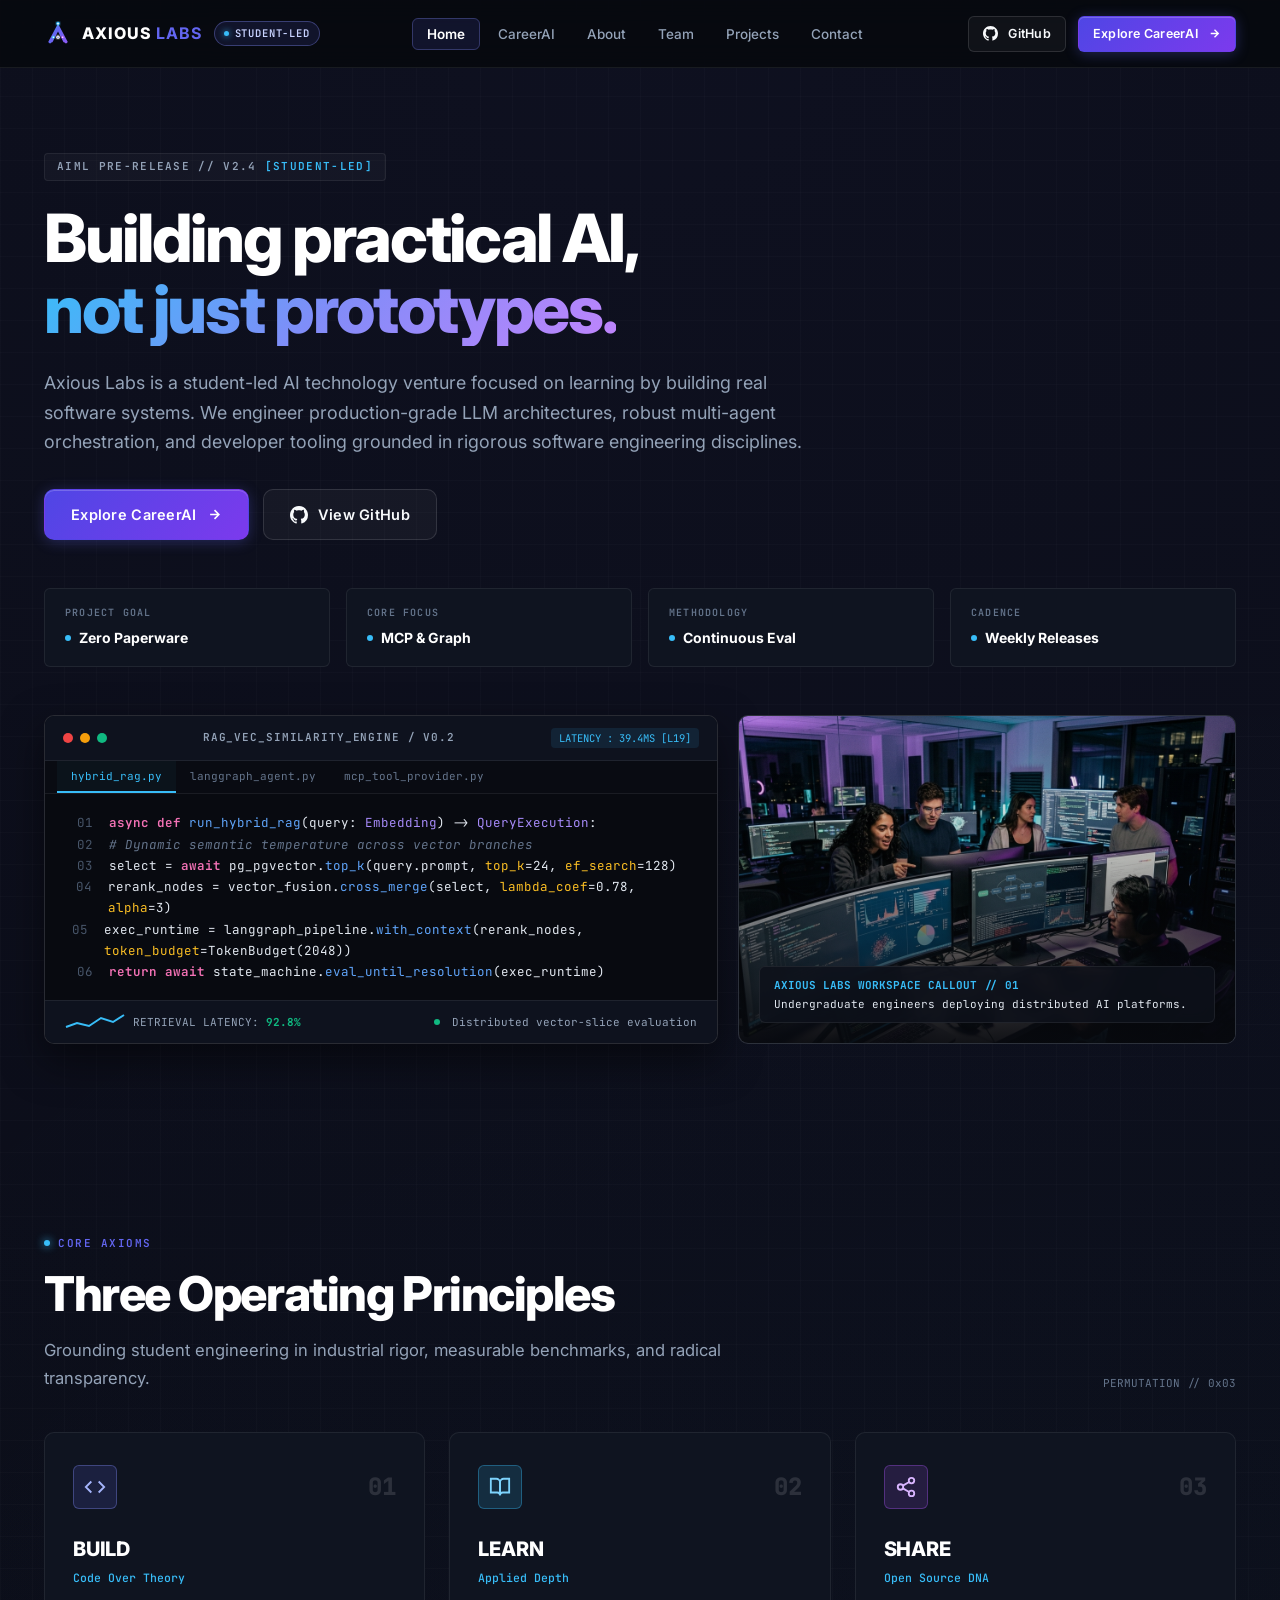
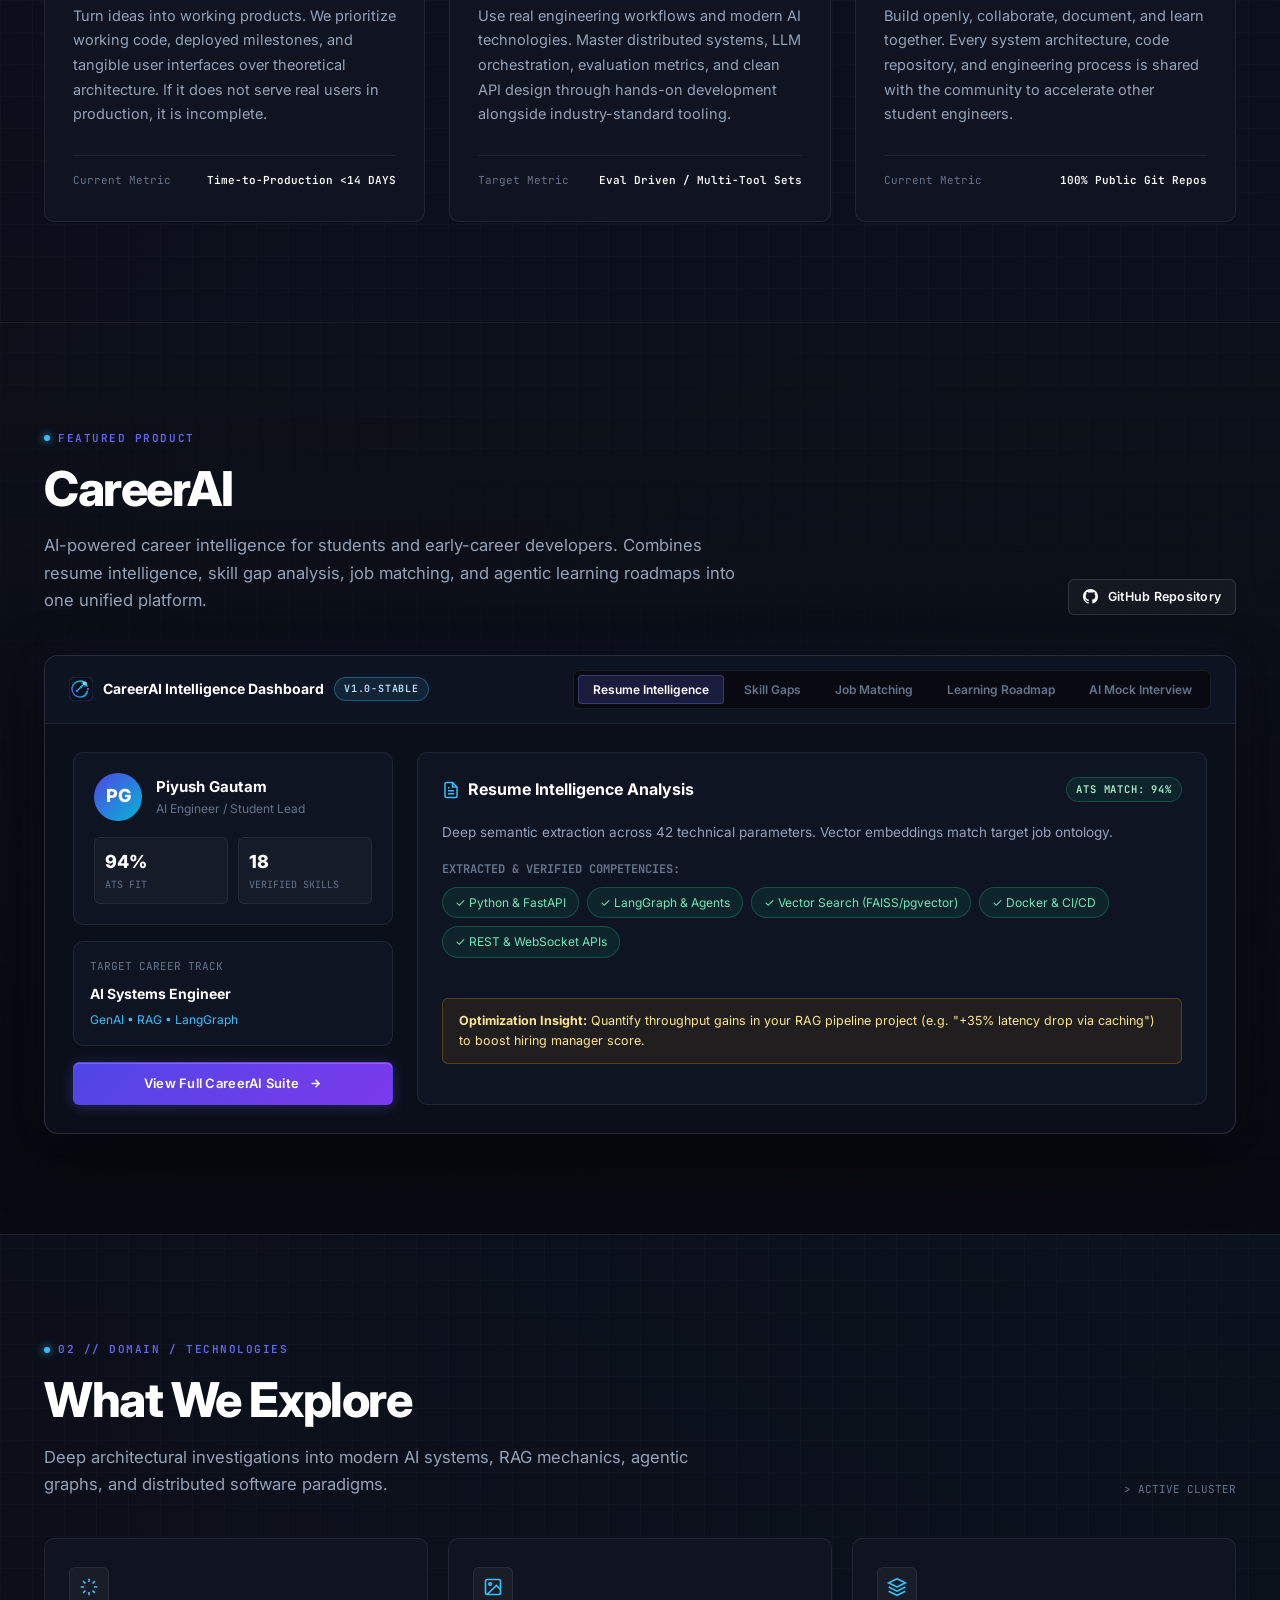
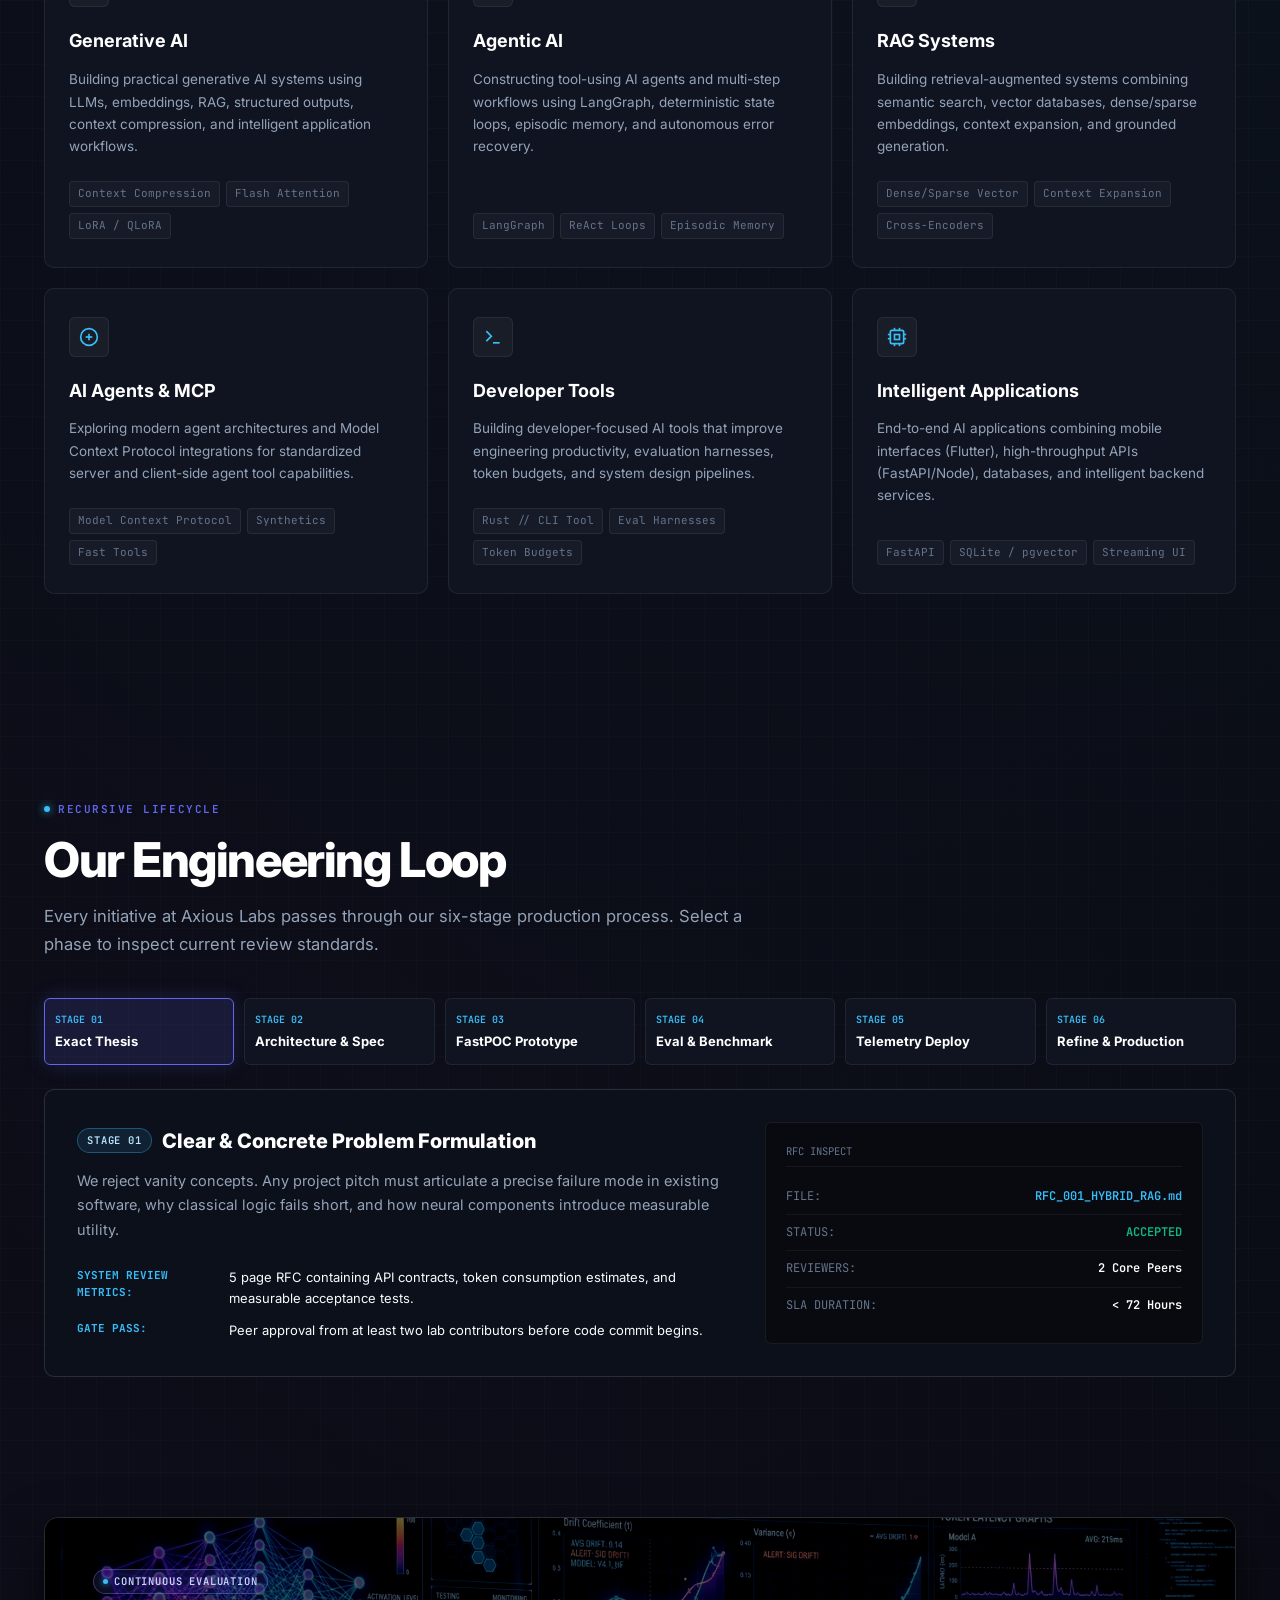
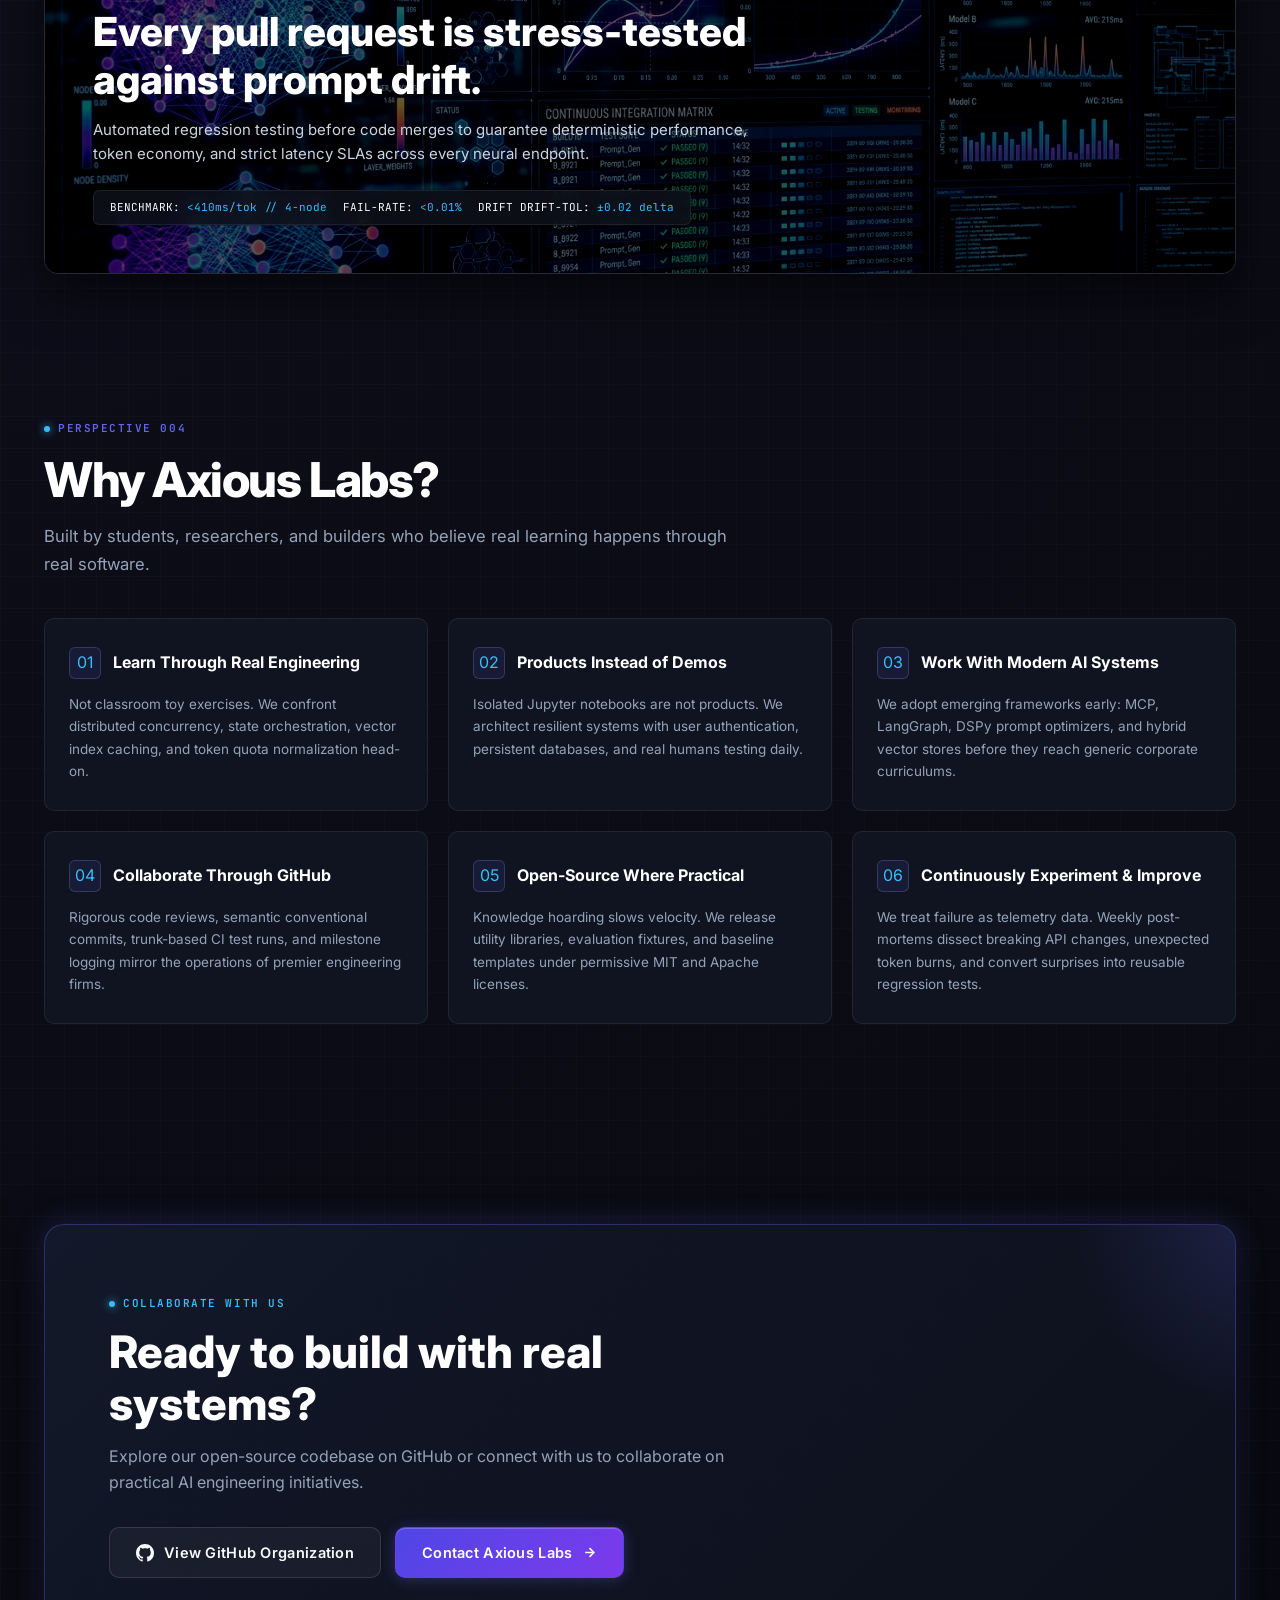
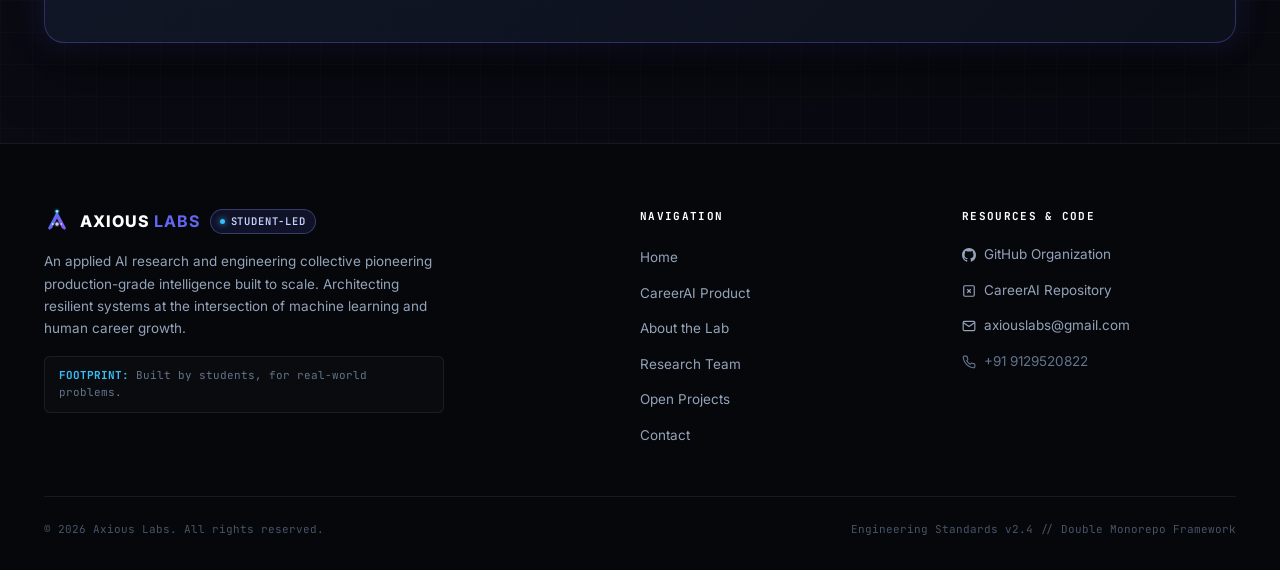
<file: index.html>
<!DOCTYPE html>
<html lang="en">
<head>
  <meta charset="UTF-8">
  <meta name="viewport" content="width=device-width, initial-scale=1.0">
  <title>Axious Labs — Student-Led AI Technology Venture & Engineering Lab</title>
  <meta name="description" content="Axious Labs is a student-led AI technology venture building practical products across Generative AI, Agentic AI, and intelligent software. Featured product: CareerAI.">
  <link rel="icon" type="image/svg+xml" href="assets/logo/axious-favicon.svg">
  
  <!-- Google Fonts: Inter & JetBrains Mono -->
  <link rel="preconnect" href="https://fonts.googleapis.com">
  <link rel="preconnect" href="https://fonts.gstatic.com" crossorigin>
  <link href="https://fonts.googleapis.com/css2?family=Inter:wght@300;400;500;600;700;800&family=JetBrains+Mono:wght@400;500;600;700&display=swap" rel="stylesheet">
  
  <!-- Stylesheet -->
  <link rel="stylesheet" href="css/style.css">
</head>
<body>

  <!-- ==========================================================================
       STICKY NAVBAR
       ========================================================================== -->
  <header class="navbar" id="navbar">
    <div class="container nav-container">
      <div class="nav-brand">
        <a href="index.html" class="nav-logo-link" aria-label="Axious Labs Home">
          <img src="assets/logo/axious-icon.svg" alt="Axious Labs" class="nav-logo-icon" width="28" height="28">
          <span class="nav-brand-text">AXIOUS <span>LABS</span></span>
        </a>
        <span class="badge badge-student">STUDENT-LED</span>
      </div>

      <nav aria-label="Main Navigation">
        <ul class="nav-links">
          <li><a href="index.html" class="nav-link active">Home</a></li>
          <li><a href="careerai.html" class="nav-link">CareerAI</a></li>
          <li><a href="about.html" class="nav-link">About</a></li>
          <li><a href="team.html" class="nav-link">Team</a></li>
          <li><a href="projects.html" class="nav-link">Projects</a></li>
          <li><a href="contact.html" class="nav-link">Contact</a></li>
        </ul>
      </nav>

      <div class="nav-actions">
        <a href="https://github.com/Axious-Labs" target="_blank" rel="noopener noreferrer" class="btn btn-secondary btn-sm" aria-label="GitHub Organization">
          <svg width="15" height="15" viewBox="0 0 24 24" fill="currentColor"><path d="M12 0C5.37 0 0 5.37 0 12c0 5.31 3.435 9.795 8.205 11.385.6.105.825-.255.825-.57 0-.285-.015-1.23-.015-2.235-3.015.555-3.795-.735-4.035-1.41-.135-.345-.72-1.41-1.23-1.695-.42-.225-1.02-.78-.015-.795.945-.015 1.62.87 1.845 1.23 1.08 1.815 2.805 1.305 3.495.99.105-.78.42-1.305.765-1.605-2.67-.3-5.46-1.335-5.46-5.925 0-1.305.465-2.385 1.23-3.225-.12-.3-.54-1.53.12-3.18 0 0 1.005-.315 3.3 1.23.96-.27 1.98-.405 3-.405s2.04.135 3 .405c2.295-1.56 3.3-1.23 3.3-1.23.66 1.65.24 2.88.12 3.18.765.84 1.23 1.905 1.23 3.225 0 4.605-2.805 5.625-5.475 5.925.435.375.81 1.095.81 2.22 0 1.605-.015 2.895-.015 3.3 0 .315.225.69.825.57A12.02 12.02 0 0 0 24 12c0-6.63-5.37-12-12-12z"/></svg>
          <span>GitHub</span>
        </a>
        <a href="careerai.html" class="btn btn-primary btn-sm">
          <span>Explore CareerAI</span>
          <svg width="13" height="13" viewBox="0 0 24 24" fill="none" stroke="currentColor" stroke-width="2.5"><path d="M5 12h14M12 5l7 7-7 7"/></svg>
        </a>
        <button class="nav-mobile-toggle" aria-label="Toggle Navigation Menu">
          <svg width="20" height="20" viewBox="0 0 24 24" fill="none" stroke="currentColor" stroke-width="2"><line x1="3" y1="12" x2="21" y2="12"/><line x1="3" y1="6" x2="21" y2="6"/><line x1="3" y1="18" x2="21" y2="18"/></svg>
        </button>
      </div>
    </div>
  </header>

  <!-- Mobile Drawer -->
  <div class="mobile-menu" id="mobileMenu">
    <ul class="mobile-nav-links">
      <li><a href="index.html" class="nav-link active">Home</a></li>
      <li><a href="careerai.html" class="nav-link">CareerAI</a></li>
      <li><a href="about.html" class="nav-link">About</a></li>
      <li><a href="team.html" class="nav-link">Team</a></li>
      <li><a href="projects.html" class="nav-link">Projects</a></li>
      <li><a href="contact.html" class="nav-link">Contact</a></li>
    </ul>
    <div class="mobile-actions">
      <a href="careerai.html" class="btn btn-primary" style="width:100%;">Explore CareerAI</a>
      <a href="https://github.com/Axious-Labs" target="_blank" rel="noopener noreferrer" class="btn btn-secondary" style="width:100%;">View GitHub Org</a>
    </div>
  </div>

  <!-- ==========================================================================
       HERO SECTION
       ========================================================================== -->
  <section class="hero" id="home">
    <div class="container">
      <div class="hero-header">
        <div class="hero-pre-badge">
          <span>AIML PRE-RELEASE // V2.4</span>
          <span class="tag">[STUDENT-LED]</span>
        </div>

        <h1 class="hero-headline">
          Building practical AI,<br>
          <span class="gradient-text">not just prototypes.</span>
        </h1>

        <p class="hero-subheadline">
          Axious Labs is a student-led AI technology venture focused on learning by building real software systems. We engineer production-grade LLM architectures, robust multi-agent orchestration, and developer tooling grounded in rigorous software engineering disciplines.
        </p>

        <div class="hero-cta-group">
          <a href="careerai.html" class="btn btn-primary btn-lg">
            <span>Explore CareerAI</span>
            <svg width="15" height="15" viewBox="0 0 24 24" fill="none" stroke="currentColor" stroke-width="2.5"><path d="M5 12h14M12 5l7 7-7 7"/></svg>
          </a>
          <a href="https://github.com/Axious-Labs" target="_blank" rel="noopener noreferrer" class="btn btn-secondary btn-lg">
            <svg width="18" height="18" viewBox="0 0 24 24" fill="currentColor"><path d="M12 0C5.37 0 0 5.37 0 12c0 5.31 3.435 9.795 8.205 11.385.6.105.825-.255.825-.57 0-.285-.015-1.23-.015-2.235-3.015.555-3.795-.735-4.035-1.41-.135-.345-.72-1.41-1.23-1.695-.42-.225-1.02-.78-.015-.795.945-.015 1.62.87 1.845 1.23 1.08 1.815 2.805 1.305 3.495.99.105-.78.42-1.305.765-1.605-2.67-.3-5.46-1.335-5.46-5.925 0-1.305.465-2.385 1.23-3.225-.12-.3-.54-1.53.12-3.18 0 0 1.005-.315 3.3 1.23.96-.27 1.98-.405 3-.405s2.04.135 3 .405c2.295-1.56 3.3-1.23 3.3-1.23.66 1.65.24 2.88.12 3.18.765.84 1.23 1.905 1.23 3.225 0 4.605-2.805 5.625-5.475 5.925.435.375.81 1.095.81 2.22 0 1.605-.015 2.895-.015 3.3 0 .315.225.69.825.57A12.02 12.02 0 0 0 24 12c0-6.63-5.37-12-12-12z"/></svg>
            <span>View GitHub</span>
          </a>
        </div>
      </div>

      <!-- 4 Small Technical Metadata Cards -->
      <div class="hero-meta-grid">
        <div class="hero-meta-card">
          <div class="hero-meta-label">PROJECT GOAL</div>
          <div class="hero-meta-value">
            <span class="dot"></span>
            Zero Paperware
          </div>
        </div>
        <div class="hero-meta-card">
          <div class="hero-meta-label">CORE FOCUS</div>
          <div class="hero-meta-value">
            <span class="dot"></span>
            MCP &amp; Graph
          </div>
        </div>
        <div class="hero-meta-card">
          <div class="hero-meta-label">METHODOLOGY</div>
          <div class="hero-meta-value">
            <span class="dot"></span>
            Continuous Eval
          </div>
        </div>
        <div class="hero-meta-card">
          <div class="hero-meta-label">CADENCE</div>
          <div class="hero-meta-value">
            <span class="dot"></span>
            Weekly Releases
          </div>
        </div>
      </div>

      <!-- Hero Visual Dual-Panel (Code Terminal + Lab Workspace) -->
      <div class="hero-visual-grid">
        <!-- Interactive Terminal Card -->
        <div class="tech-terminal-card">
          <div class="terminal-header">
            <div class="terminal-dots">
              <span class="terminal-dot dot-red"></span>
              <span class="terminal-dot dot-yellow"></span>
              <span class="terminal-dot dot-green"></span>
            </div>
            <div class="terminal-title">RAG_VEC_SIMILARITY_ENGINE / V0.2</div>
            <div class="terminal-badge">LATENCY : 39.4MS [L19]</div>
          </div>

          <div class="terminal-tabs">
            <button class="term-tab active" data-tab="rag">hybrid_rag.py</button>
            <button class="term-tab" data-tab="agent">langgraph_agent.py</button>
            <button class="term-tab" data-tab="mcp">mcp_tool_provider.py</button>
          </div>

          <div class="terminal-body">
            <div class="code-line">
              <span class="line-num">01</span>
              <span class="code-content"><span class="c-kw">async def</span> <span class="c-fn">run_hybrid_rag</span>(query: <span class="c-type">Embedding</span>) -&gt; <span class="c-type">QueryExecution</span>:</span>
            </div>
            <div class="code-line">
              <span class="line-num">02</span>
              <span class="code-content">    <span class="c-comment"># Dynamic semantic temperature across vector branches</span></span>
            </div>
            <div class="code-line">
              <span class="line-num">03</span>
              <span class="code-content">    select = <span class="c-kw">await</span> pg_pgvector.<span class="c-fn">top_k</span>(query.prompt, <span class="c-param">top_k</span>=24, <span class="c-param">ef_search</span>=128)</span>
            </div>
            <div class="code-line">
              <span class="line-num">04</span>
              <span class="code-content">    rerank_nodes = vector_fusion.<span class="c-fn">cross_merge</span>(select, <span class="c-param">lambda_coef</span>=0.78, <span class="c-param">alpha</span>=3)</span>
            </div>
            <div class="code-line">
              <span class="line-num">05</span>
              <span class="code-content">    exec_runtime = langgraph_pipeline.<span class="c-fn">with_context</span>(rerank_nodes, <span class="c-param">token_budget</span>=TokenBudget(2048))</span>
            </div>
            <div class="code-line">
              <span class="line-num">06</span>
              <span class="code-content">    <span class="c-kw">return await</span> state_machine.<span class="c-fn">eval_until_resolution</span>(exec_runtime)</span>
            </div>
          </div>

          <div class="terminal-footer-meta">
            <div class="terminal-metric">
              <svg class="sparkline-svg" viewBox="0 0 60 18">
                <path d="M1 14 L12 10 L24 13 L36 5 L48 9 L59 2" fill="none" stroke="#38BDF8" stroke-width="2"/>
              </svg>
              <span>RETRIEVAL LATENCY: <strong class="term-metric-val">92.8%</strong></span>
            </div>
            <div class="terminal-metric">
              <span style="display:inline-block; width:6px; height:6px; border-radius:50%; background:#10B981; margin-right:4px;"></span>
              <span class="term-metric-lbl">Distributed vector-slice evaluation</span>
            </div>
          </div>
        </div>

        <!-- Right Side: Lab Workspace Callout Card -->
        <div class="lab-workspace-card">
          <div class="lab-img-wrapper">
            <img src="assets/images/axious_lab_workspace.jpg" alt="Axious Labs AI Engineering Workspace" class="lab-workspace-img">
            <div class="lab-workspace-overlay">
              <div class="lab-workspace-caption">
                <span>AXIOUS LABS WORKSPACE CALLOUT // 01</span>
                Undergraduate engineers deploying distributed AI platforms.
              </div>
            </div>
          </div>
        </div>
      </div>
    </div>
  </section>

  <!-- ==========================================================================
       SECTION: THREE OPERATING PRINCIPLES (CORE AXIOMS)
       ========================================================================== -->
  <section class="section" id="principles">
    <div class="container">
      <div class="section-header-row">
        <div>
          <span class="section-label">CORE AXIOMS</span>
          <h2 class="section-title">Three Operating Principles</h2>
          <p class="section-subtitle">
            Grounding student engineering in industrial rigor, measurable benchmarks, and radical transparency.
          </p>
        </div>
        <div class="mono" style="font-size:11px; color:var(--text-muted);">
          PERMUTATION // 0x03
        </div>
      </div>

      <div class="principles-grid">
        <!-- 01 BUILD -->
        <div class="principle-card">
          <div class="principle-top">
            <div class="principle-icon-box icon-box-indigo">
              <svg width="22" height="22" viewBox="0 0 24 24" fill="none" stroke="currentColor" stroke-width="2"><polyline points="16 18 22 12 16 6"/><polyline points="8 6 2 12 8 18"/></svg>
            </div>
            <span class="principle-num">01</span>
          </div>
          <h3 class="principle-title">BUILD</h3>
          <div class="principle-tagline">Code Over Theory</div>
          <p class="principle-desc">
            Turn ideas into working products. We prioritize working code, deployed milestones, and tangible user interfaces over theoretical architecture. If it does not serve real users in production, it is incomplete.
          </p>
          <div class="principle-footer">
            <span class="principle-meta-label">Current Metric</span>
            <span class="principle-meta-val">Time-to-Production &lt;14 DAYS</span>
          </div>
        </div>

        <!-- 02 LEARN -->
        <div class="principle-card">
          <div class="principle-top">
            <div class="principle-icon-box icon-box-cyan">
              <svg width="22" height="22" viewBox="0 0 24 24" fill="none" stroke="currentColor" stroke-width="2"><path d="M2 3h6a4 4 0 0 1 4 4v14a3 3 0 0 0-3-3H2z"/><path d="M22 3h-6a4 4 0 0 0-4 4v14a3 3 0 0 1 3-3h7z"/></svg>
            </div>
            <span class="principle-num">02</span>
          </div>
          <h3 class="principle-title">LEARN</h3>
          <div class="principle-tagline">Applied Depth</div>
          <p class="principle-desc">
            Use real engineering workflows and modern AI technologies. Master distributed systems, LLM orchestration, evaluation metrics, and clean API design through hands-on development alongside industry-standard tooling.
          </p>
          <div class="principle-footer">
            <span class="principle-meta-label">Target Metric</span>
            <span class="principle-meta-val">Eval Driven / Multi-Tool Sets</span>
          </div>
        </div>

        <!-- 03 SHARE -->
        <div class="principle-card">
          <div class="principle-top">
            <div class="principle-icon-box icon-box-purple">
              <svg width="22" height="22" viewBox="0 0 24 24" fill="none" stroke="currentColor" stroke-width="2"><circle cx="18" cy="5" r="3"/><circle cx="6" cy="12" r="3"/><circle cx="18" cy="19" r="3"/><line x1="8.59" y1="13.51" x2="15.42" y2="17.49"/><line x1="15.41" y1="6.51" x2="8.59" y2="10.49"/></svg>
            </div>
            <span class="principle-num">03</span>
          </div>
          <h3 class="principle-title">SHARE</h3>
          <div class="principle-tagline">Open Source DNA</div>
          <p class="principle-desc">
            Build openly, collaborate, document, and learn together. Every system architecture, code repository, and engineering process is shared with the community to accelerate other student engineers.
          </p>
          <div class="principle-footer">
            <span class="principle-meta-label">Current Metric</span>
            <span class="principle-meta-val">100% Public Git Repos</span>
          </div>
        </div>
      </div>
    </div>
  </section>

  <!-- ==========================================================================
       SECTION: FEATURED PRODUCT — CAREERAI
       ========================================================================== -->
  <section class="section product-feature-section" id="careerai-section">
    <div class="container">
      <div class="section-header-row">
        <div>
          <span class="section-label">FEATURED PRODUCT</span>
          <h2 class="section-title">CareerAI</h2>
          <p class="section-subtitle">
            AI-powered career intelligence for students and early-career developers. Combines resume intelligence, skill gap analysis, job matching, and agentic learning roadmaps into one unified platform.
          </p>
        </div>
        <div>
          <a href="https://github.com/Axious-Labs/CareerAI" target="_blank" rel="noopener noreferrer" class="btn btn-secondary btn-sm">
            <svg width="15" height="15" viewBox="0 0 24 24" fill="currentColor"><path d="M12 0C5.37 0 0 5.37 0 12c0 5.31 3.435 9.795 8.205 11.385.6.105.825-.255.825-.57 0-.285-.015-1.23-.015-2.235-3.015.555-3.795-.735-4.035-1.41-.135-.345-.72-1.41-1.23-1.695-.42-.225-1.02-.78-.015-.795.945-.015 1.62.87 1.845 1.23 1.08 1.815 2.805 1.305 3.495.99.105-.78.42-1.305.765-1.605-2.67-.3-5.46-1.335-5.46-5.925 0-1.305.465-2.385 1.23-3.225-.12-.3-.54-1.53.12-3.18 0 0 1.005-.315 3.3 1.23.96-.27 1.98-.405 3-.405s2.04.135 3 .405c2.295-1.56 3.3-1.23 3.3-1.23.66 1.65.24 2.88.12 3.18.765.84 1.23 1.905 1.23 3.225 0 4.605-2.805 5.625-5.475 5.925.435.375.81 1.095.81 2.22 0 1.605-.015 2.895-.015 3.3 0 .315.225.69.825.57A12.02 12.02 0 0 0 24 12c0-6.63-5.37-12-12-12z"/></svg>
            <span>GitHub Repository</span>
          </a>
        </div>
      </div>

      <!-- Interactive CareerAI Preview Dashboard Card -->
      <div class="careerai-preview-box">
        <div class="preview-nav-bar">
          <div class="preview-brand-tag">
            <img src="assets/logo/careerai-icon.svg" alt="CareerAI Icon" width="24" height="24">
            <span class="preview-title">CareerAI Intelligence Dashboard</span>
            <span class="badge badge-cyan" style="font-size:10px;">V1.0-STABLE</span>
          </div>

          <div class="preview-tabs">
            <button class="preview-tab-btn active" data-view="resume">Resume Intelligence</button>
            <button class="preview-tab-btn" data-view="skills">Skill Gaps</button>
            <button class="preview-tab-btn" data-view="jobs">Job Matching</button>
            <button class="preview-tab-btn" data-view="roadmap">Learning Roadmap</button>
            <button class="preview-tab-btn" data-view="interview">AI Mock Interview</button>
          </div>
        </div>

        <div class="preview-content-grid">
          <!-- Left Mini Profile Sidebar -->
          <div class="cai-sidebar">
            <div class="cai-user-card">
              <div class="cai-user-header">
                <div class="cai-avatar">PG</div>
                <div class="cai-user-info">
                  <h4>Piyush Gautam</h4>
                  <p>AI Engineer / Student Lead</p>
                </div>
              </div>
              <div class="cai-stat-row">
                <div class="cai-stat-item">
                  <div class="val">94%</div>
                  <div class="lbl">ATS Fit</div>
                </div>
                <div class="cai-stat-item">
                  <div class="val">18</div>
                  <div class="lbl">Verified Skills</div>
                </div>
              </div>
            </div>

            <div style="background:#0F1422; border:1px solid var(--border-subtle); border-radius:var(--radius-md); padding:16px;">
              <div style="font-family:var(--font-mono); font-size:11px; color:var(--text-muted); text-transform:uppercase; margin-bottom:8px;">Target Career Track</div>
              <div style="font-size:14px; font-weight:700; color:#FFFFFF; margin-bottom:4px;">AI Systems Engineer</div>
              <div style="font-size:12px; color:var(--accent-cyan);">GenAI • RAG • LangGraph</div>
            </div>

            <a href="careerai.html" class="btn btn-primary" style="width:100%; font-size:13px;">
              <span>View Full CareerAI Suite</span>
              <svg width="13" height="13" viewBox="0 0 24 24" fill="none" stroke="currentColor" stroke-width="2.5"><path d="M5 12h14M12 5l7 7-7 7"/></svg>
            </a>
          </div>

          <!-- Right Dynamic Panel -->
          <div class="cai-panel cai-panel-target">
            <div class="cai-panel-header">
              <h3>
                <svg width="18" height="18" viewBox="0 0 24 24" fill="none" stroke="#38BDF8" stroke-width="2"><path d="M14 2H6a2 2 0 0 0-2 2v16a2 2 0 0 0 2 2h12a2 2 0 0 0 2-2V8z"/><polyline points="14 2 14 8 20 8"/><line x1="16" y1="13" x2="8" y2="13"/><line x1="16" y1="17" x2="8" y2="17"/><polyline points="10 9 9 9 8 9"/></svg>
                Resume Intelligence Analysis
              </h3>
              <span class="badge badge-emerald">ATS MATCH: 94%</span>
            </div>
            <p style="font-size: 13.5px; color: var(--text-secondary); margin-bottom: 16px;">
              Deep semantic extraction across 42 technical parameters. Vector embeddings match target job ontology.
            </p>
            <div style="margin-bottom: 20px;">
              <h5 style="font-size: 12px; font-family: var(--font-mono); color: var(--text-muted); text-transform: uppercase; margin-bottom: 8px;">Extracted &amp; Verified Competencies:</h5>
              <div class="skill-pill-list">
                <span class="skill-pill match">✓ Python &amp; FastAPI</span>
                <span class="skill-pill match">✓ LangGraph &amp; Agents</span>
                <span class="skill-pill match">✓ Vector Search (FAISS/pgvector)</span>
                <span class="skill-pill match">✓ Docker &amp; CI/CD</span>
                <span class="skill-pill match">✓ REST &amp; WebSocket APIs</span>
              </div>
            </div>
            <div style="background: rgba(245, 158, 11, 0.08); border: 1px solid rgba(245, 158, 11, 0.25); padding: 12px 16px; border-radius: 6px; font-size: 12.5px; color: #FDE68A;">
              <strong>Optimization Insight:</strong> Quantify throughput gains in your RAG pipeline project (e.g. "+35% latency drop via caching") to boost hiring manager score.
            </div>
          </div>
        </div>
      </div>
    </div>
  </section>

  <!-- ==========================================================================
       SECTION: WHAT WE EXPLORE (6 DOMAIN CARDS)
       ========================================================================== -->
  <section class="section" id="technologies">
    <div class="container">
      <div class="section-header-row">
        <div>
          <span class="section-label">02 // DOMAIN / TECHNOLOGIES</span>
          <h2 class="section-title">What We Explore</h2>
          <p class="section-subtitle">
            Deep architectural investigations into modern AI systems, RAG mechanics, agentic graphs, and distributed software paradigms.
          </p>
        </div>
        <div class="mono" style="font-size:11px; color:var(--text-muted);">
          &gt; ACTIVE CLUSTER
        </div>
      </div>

      <div class="domain-grid">
        <!-- 1. Generative AI -->
        <div class="domain-card">
          <div class="domain-icon-box">
            <svg width="20" height="20" viewBox="0 0 24 24" fill="none" stroke="currentColor" stroke-width="2"><path d="M12 2v4M12 18v4M4.93 4.93l2.83 2.83M16.24 16.24l2.83 2.83M2 12h4M18 12h4M4.93 19.07l2.83-2.83M16.24 7.76l2.83-2.83"/></svg>
          </div>
          <h3>Generative AI</h3>
          <p>
            Building practical generative AI systems using LLMs, embeddings, RAG, structured outputs, context compression, and intelligent application workflows.
          </p>
          <div class="domain-tags">
            <span class="tech-tag">Context Compression</span>
            <span class="tech-tag">Flash Attention</span>
            <span class="tech-tag">LoRA / QLoRA</span>
          </div>
        </div>

        <!-- 2. Agentic AI -->
        <div class="domain-card">
          <div class="domain-icon-box">
            <svg width="20" height="20" viewBox="0 0 24 24" fill="none" stroke="currentColor" stroke-width="2"><rect x="3" y="3" width="18" height="18" rx="2"/><circle cx="8.5" cy="8.5" r="1.5"/><polyline points="21 15 16 10 5 21"/></svg>
          </div>
          <h3>Agentic AI</h3>
          <p>
            Constructing tool-using AI agents and multi-step workflows using LangGraph, deterministic state loops, episodic memory, and autonomous error recovery.
          </p>
          <div class="domain-tags">
            <span class="tech-tag">LangGraph</span>
            <span class="tech-tag">ReAct Loops</span>
            <span class="tech-tag">Episodic Memory</span>
          </div>
        </div>

        <!-- 3. RAG Systems -->
        <div class="domain-card">
          <div class="domain-icon-box">
            <svg width="20" height="20" viewBox="0 0 24 24" fill="none" stroke="currentColor" stroke-width="2"><polygon points="12 2 2 7 12 12 22 7 12 2"/><polyline points="2 17 12 22 22 17"/><polyline points="2 12 12 17 22 12"/></svg>
          </div>
          <h3>RAG Systems</h3>
          <p>
            Building retrieval-augmented systems combining semantic search, vector databases, dense/sparse embeddings, context expansion, and grounded generation.
          </p>
          <div class="domain-tags">
            <span class="tech-tag">Dense/Sparse Vector</span>
            <span class="tech-tag">Context Expansion</span>
            <span class="tech-tag">Cross-Encoders</span>
          </div>
        </div>

        <!-- 4. AI Agents & MCP -->
        <div class="domain-card">
          <div class="domain-icon-box">
            <svg width="20" height="20" viewBox="0 0 24 24" fill="none" stroke="currentColor" stroke-width="2"><circle cx="12" cy="12" r="10"/><path d="M8 12h8"/><path d="M12 8v8"/></svg>
          </div>
          <h3>AI Agents &amp; MCP</h3>
          <p>
            Exploring modern agent architectures and Model Context Protocol integrations for standardized server and client-side agent tool capabilities.
          </p>
          <div class="domain-tags">
            <span class="tech-tag">Model Context Protocol</span>
            <span class="tech-tag">Synthetics</span>
            <span class="tech-tag">Fast Tools</span>
          </div>
        </div>

        <!-- 5. Developer Tools -->
        <div class="domain-card">
          <div class="domain-icon-box">
            <svg width="20" height="20" viewBox="0 0 24 24" fill="none" stroke="currentColor" stroke-width="2"><polyline points="4 17 10 11 4 5"/><line x1="12" y1="19" x2="20" y2="19"/></svg>
          </div>
          <h3>Developer Tools</h3>
          <p>
            Building developer-focused AI tools that improve engineering productivity, evaluation harnesses, token budgets, and system design pipelines.
          </p>
          <div class="domain-tags">
            <span class="tech-tag">Rust // CLI Tool</span>
            <span class="tech-tag">Eval Harnesses</span>
            <span class="tech-tag">Token Budgets</span>
          </div>
        </div>

        <!-- 6. Intelligent Applications -->
        <div class="domain-card">
          <div class="domain-icon-box">
            <svg width="20" height="20" viewBox="0 0 24 24" fill="none" stroke="currentColor" stroke-width="2"><rect x="4" y="4" width="16" height="16" rx="2"/><rect x="9" y="9" width="6" height="6"/><line x1="9" y1="1" x2="9" y2="4"/><line x1="15" y1="1" x2="15" y2="4"/><line x1="9" y1="20" x2="9" y2="23"/><line x1="15" y1="20" x2="15" y2="23"/><line x1="20" y1="9" x2="23" y2="9"/><line x1="20" y1="14" x2="23" y2="14"/><line x1="1" y1="9" x2="4" y2="9"/><line x1="1" y1="14" x2="4" y2="14"/></svg>
          </div>
          <h3>Intelligent Applications</h3>
          <p>
            End-to-end AI applications combining mobile interfaces (Flutter), high-throughput APIs (FastAPI/Node), databases, and intelligent backend services.
          </p>
          <div class="domain-tags">
            <span class="tech-tag">FastAPI</span>
            <span class="tech-tag">SQLite / pgvector</span>
            <span class="tech-tag">Streaming UI</span>
          </div>
        </div>
      </div>
    </div>
  </section>

  <!-- ==========================================================================
       SECTION: ENGINEERING LOOP (RECURSIVE LIFECYCLE)
       ========================================================================== -->
  <section class="section" id="engineering-loop">
    <div class="container">
      <div class="section-header-row">
        <div>
          <span class="section-label">RECURSIVE LIFECYCLE</span>
          <h2 class="section-title">Our Engineering Loop</h2>
          <p class="section-subtitle">
            Every initiative at Axious Labs passes through our six-stage production process. Select a phase to inspect current review standards.
          </p>
        </div>
      </div>

      <!-- 6 Horizontal Interactive Stages Bar -->
      <div class="lifecycle-stages-bar">
        <button class="lifecycle-btn active" data-stage="0">
          <span class="stage-num">STAGE 01</span>
          <span class="stage-title">Exact Thesis</span>
        </button>
        <button class="lifecycle-btn" data-stage="1">
          <span class="stage-num">STAGE 02</span>
          <span class="stage-title">Architecture &amp; Spec</span>
        </button>
        <button class="lifecycle-btn" data-stage="2">
          <span class="stage-num">STAGE 03</span>
          <span class="stage-title">FastPOC Prototype</span>
        </button>
        <button class="lifecycle-btn" data-stage="3">
          <span class="stage-num">STAGE 04</span>
          <span class="stage-title">Eval &amp; Benchmark</span>
        </button>
        <button class="lifecycle-btn" data-stage="4">
          <span class="stage-num">STAGE 05</span>
          <span class="stage-title">Telemetry Deploy</span>
        </button>
        <button class="lifecycle-btn" data-stage="5">
          <span class="stage-num">STAGE 06</span>
          <span class="stage-title">Refine &amp; Production</span>
        </button>
      </div>

      <!-- Interactive Detailed Inspector Card Below -->
      <div class="lifecycle-detail-card">
        <div class="lifecycle-info-box">
          <h3>
            <span class="badge badge-cyan life-stage-num">STAGE 01</span>
            <span class="life-stage-name">Clear &amp; Concrete Problem Formulation</span>
          </h3>
          <p class="life-stage-desc">
            We reject vanity concepts. Any project pitch must articulate a precise failure mode in existing software, why classical logic fails short, and how neural components introduce measurable utility.
          </p>
          <div class="lifecycle-spec-list">
            <div class="spec-item">
              <span class="spec-label">SYSTEM REVIEW METRICS:</span>
              <span class="spec-val life-stage-review">5 page RFC containing API contracts, token consumption estimates, and measurable acceptance tests.</span>
            </div>
            <div class="spec-item">
              <span class="spec-label">GATE PASS:</span>
              <span class="spec-val life-stage-gate">Peer approval from at least two lab contributors before code commit begins.</span>
            </div>
          </div>
        </div>

        <div class="lifecycle-inspector-terminal">
          <div style="color:var(--text-muted); font-size:10.5px; margin-bottom:12px; border-bottom:1px solid rgba(255,255,255,0.06); padding-bottom:6px;">
            RFC INSPECT
          </div>
          <div class="inspector-row">
            <span class="insp-key">FILE:</span>
            <span class="insp-val life-stage-file" style="color:var(--accent-cyan);">RFC_001_HYBRID_RAG.md</span>
          </div>
          <div class="inspector-row">
            <span class="insp-key">STATUS:</span>
            <span class="insp-val status-pass life-stage-status">ACCEPTED</span>
          </div>
          <div class="inspector-row">
            <span class="insp-key">REVIEWERS:</span>
            <span class="insp-val life-stage-reviewers">2 Core Peers</span>
          </div>
          <div class="inspector-row">
            <span class="insp-key">SLA DURATION:</span>
            <span class="insp-val life-stage-sla">&lt; 72 Hours</span>
          </div>
        </div>
      </div>
    </div>
  </section>

  <!-- ==========================================================================
       MID-PAGE CONTINUOUS EVALUATION HUD BANNER
       ========================================================================== -->
  <div class="container">
    <div class="telemetry-banner">
      <img src="assets/images/telemetry_drift_hud.jpg" alt="Continuous Prompt Drift Evaluation HUD" class="telemetry-banner-bg">
      <div class="telemetry-banner-content">
        <span class="badge badge-student" style="margin-bottom:14px;">CONTINUOUS EVALUATION</span>
        <h2 class="telemetry-banner-title">
          Every pull request is stress-tested against prompt drift.
        </h2>
        <p class="telemetry-banner-desc">
          Automated regression testing before code merges to guarantee deterministic performance, token economy, and strict latency SLAs across every neural endpoint.
        </p>
        <div class="telemetry-metrics-strip">
          <div>BENCHMARK: <span>&lt;410ms/tok // 4-node</span></div>
          <div>FAIL-RATE: <span>&lt;0.01%</span></div>
          <div>DRIFT DRIFT-TOL: <span>±0.02 delta</span></div>
        </div>
      </div>
    </div>
  </div>

  <!-- ==========================================================================
       SECTION: WHY AXIOUS LABS (6 PERSPECTIVE CARDS)
       ========================================================================== -->
  <section class="section" id="why-axious">
    <div class="container">
      <div class="section-header-row">
        <div>
          <span class="section-label">PERSPECTIVE 004</span>
          <h2 class="section-title">Why Axious Labs?</h2>
          <p class="section-subtitle">
            Built by students, researchers, and builders who believe real learning happens through real software.
          </p>
        </div>
      </div>

      <div class="perspective-grid">
        <!-- 1. Learn Through Real Engineering -->
        <div class="perspective-card">
          <div class="perspective-header">
            <div class="perspective-icon">01</div>
            <h3>Learn Through Real Engineering</h3>
          </div>
          <p>
            Not classroom toy exercises. We confront distributed concurrency, state orchestration, vector index caching, and token quota normalization head-on.
          </p>
        </div>

        <!-- 2. Products Instead of Demos -->
        <div class="perspective-card">
          <div class="perspective-header">
            <div class="perspective-icon">02</div>
            <h3>Products Instead of Demos</h3>
          </div>
          <p>
            Isolated Jupyter notebooks are not products. We architect resilient systems with user authentication, persistent databases, and real humans testing daily.
          </p>
        </div>

        <!-- 3. Work With Modern AI Systems -->
        <div class="perspective-card">
          <div class="perspective-header">
            <div class="perspective-icon">03</div>
            <h3>Work With Modern AI Systems</h3>
          </div>
          <p>
            We adopt emerging frameworks early: MCP, LangGraph, DSPy prompt optimizers, and hybrid vector stores before they reach generic corporate curriculums.
          </p>
        </div>

        <!-- 4. Collaborate Through GitHub -->
        <div class="perspective-card">
          <div class="perspective-header">
            <div class="perspective-icon">04</div>
            <h3>Collaborate Through GitHub</h3>
          </div>
          <p>
            Rigorous code reviews, semantic conventional commits, trunk-based CI test runs, and milestone logging mirror the operations of premier engineering firms.
          </p>
        </div>

        <!-- 5. Open-Source Where Practical -->
        <div class="perspective-card">
          <div class="perspective-header">
            <div class="perspective-icon">05</div>
            <h3>Open-Source Where Practical</h3>
          </div>
          <p>
            Knowledge hoarding slows velocity. We release utility libraries, evaluation fixtures, and baseline templates under permissive MIT and Apache licenses.
          </p>
        </div>

        <!-- 6. Continuously Experiment & Improve -->
        <div class="perspective-card">
          <div class="perspective-header">
            <div class="perspective-icon">06</div>
            <h3>Continuously Experiment &amp; Improve</h3>
          </div>
          <p>
            We treat failure as telemetry data. Weekly post-mortems dissect breaking API changes, unexpected token burns, and convert surprises into reusable regression tests.
          </p>
        </div>
      </div>
    </div>
  </section>

  <!-- ==========================================================================
       FINAL CTA SECTION
       ========================================================================== -->
  <section class="cta-section">
    <div class="container">
      <div class="cta-box">
        <div class="cta-content">
          <span class="section-label" style="color:var(--accent-cyan);">COLLABORATE WITH US</span>
          <h2 class="cta-title">Ready to build with real systems?</h2>
          <p class="cta-desc">
            Explore our open-source codebase on GitHub or connect with us to collaborate on practical AI engineering initiatives.
          </p>
        </div>
        <div class="cta-actions">
          <a href="https://github.com/Axious-Labs" target="_blank" rel="noopener noreferrer" class="btn btn-secondary btn-lg">
            <svg width="18" height="18" viewBox="0 0 24 24" fill="currentColor"><path d="M12 0C5.37 0 0 5.37 0 12c0 5.31 3.435 9.795 8.205 11.385.6.105.825-.255.825-.57 0-.285-.015-1.23-.015-2.235-3.015.555-3.795-.735-4.035-1.41-.135-.345-.72-1.41-1.23-1.695-.42-.225-1.02-.78-.015-.795.945-.015 1.62.87 1.845 1.23 1.08 1.815 2.805 1.305 3.495.99.105-.78.42-1.305.765-1.605-2.67-.3-5.46-1.335-5.46-5.925 0-1.305.465-2.385 1.23-3.225-.12-.3-.54-1.53.12-3.18 0 0 1.005-.315 3.3 1.23.96-.27 1.98-.405 3-.405s2.04.135 3 .405c2.295-1.56 3.3-1.23 3.3-1.23.66 1.65.24 2.88.12 3.18.765.84 1.23 1.905 1.23 3.225 0 4.605-2.805 5.625-5.475 5.925.435.375.81 1.095.81 2.22 0 1.605-.015 2.895-.015 3.3 0 .315.225.69.825.57A12.02 12.02 0 0 0 24 12c0-6.63-5.37-12-12-12z"/></svg>
            <span>View GitHub Organization</span>
          </a>
          <a href="contact.html" class="btn btn-primary btn-lg">
            <span>Contact Axious Labs</span>
            <svg width="15" height="15" viewBox="0 0 24 24" fill="none" stroke="currentColor" stroke-width="2.5"><path d="M5 12h14M12 5l7 7-7 7"/></svg>
          </a>
        </div>
      </div>
    </div>
  </section>

  <!-- ==========================================================================
       FOOTER
       ========================================================================== -->
  <footer class="footer">
    <div class="container">
      <div class="footer-top">
        <!-- Brand Info -->
        <div class="footer-brand">
          <div class="footer-brand-header">
            <img src="assets/logo/axious-icon.svg" alt="Axious Labs" width="26" height="26">
            <span class="nav-brand-text">AXIOUS <span>LABS</span></span>
            <span class="badge badge-student">STUDENT-LED</span>
          </div>
          <p class="footer-desc">
            An applied AI research and engineering collective pioneering production-grade intelligence built to scale. Architecting resilient systems at the intersection of machine learning and human career growth.
          </p>
          <div class="footer-footprint-box">
            <strong>FOOTPRINT:</strong> Built by students, for real-world problems.
          </div>
        </div>

        <!-- Navigation Links -->
        <div>
          <div class="footer-col-title">NAVIGATION</div>
          <ul class="footer-links">
            <li><a href="index.html" class="footer-link">Home</a></li>
            <li><a href="careerai.html" class="footer-link">CareerAI Product</a></li>
            <li><a href="about.html" class="footer-link">About the Lab</a></li>
            <li><a href="team.html" class="footer-link">Research Team</a></li>
            <li><a href="projects.html" class="footer-link">Open Projects</a></li>
            <li><a href="contact.html" class="footer-link">Contact</a></li>
          </ul>
        </div>

        <!-- Resources & Code -->
        <div>
          <div class="footer-col-title">RESOURCES &amp; CODE</div>
          <ul class="footer-links">
            <li>
              <a href="https://github.com/Axious-Labs" target="_blank" rel="noopener noreferrer" class="footer-link">
                <svg width="14" height="14" viewBox="0 0 24 24" fill="currentColor"><path d="M12 0C5.37 0 0 5.37 0 12c0 5.31 3.435 9.795 8.205 11.385.6.105.825-.255.825-.57 0-.285-.015-1.23-.015-2.235-3.015.555-3.795-.735-4.035-1.41-.135-.345-.72-1.41-1.23-1.695-.42-.225-1.02-.78-.015-.795.945-.015 1.62.87 1.845 1.23 1.08 1.815 2.805 1.305 3.495.99.105-.78.42-1.305.765-1.605-2.67-.3-5.46-1.335-5.46-5.925 0-1.305.465-2.385 1.23-3.225-.12-.3-.54-1.53.12-3.18 0 0 1.005-.315 3.3 1.23.96-.27 1.98-.405 3-.405s2.04.135 3 .405c2.295-1.56 3.3-1.23 3.3-1.23.66 1.65.24 2.88.12 3.18.765.84 1.23 1.905 1.23 3.225 0 4.605-2.805 5.625-5.475 5.925.435.375.81 1.095.81 2.22 0 1.605-.015 2.895-.015 3.3 0 .315.225.69.825.57A12.02 12.02 0 0 0 24 12c0-6.63-5.37-12-12-12z"/></svg>
                <span>GitHub Organization</span>
              </a>
            </li>
            <li>
              <a href="https://github.com/Axious-Labs/CareerAI" target="_blank" rel="noopener noreferrer" class="footer-link">
                <svg width="14" height="14" viewBox="0 0 24 24" fill="none" stroke="currentColor" stroke-width="2"><rect x="3" y="3" width="18" height="18" rx="2"/><line x1="9" y1="9" x2="15" y2="15"/><line x1="15" y1="9" x2="9" y2="15"/></svg>
                <span>CareerAI Repository</span>
              </a>
            </li>
            <li>
              <a href="mailto:axiouslabs@gmail.com" class="footer-link">
                <svg width="14" height="14" viewBox="0 0 24 24" fill="none" stroke="currentColor" stroke-width="2"><path d="M4 4h16c1.1 0 2 .9 2 2v12c0 1.1-.9 2-2 2H4c-1.1 0-2-.9-2-2V6c0-1.1.9-2 2-2z"/><polyline points="22,6 12,13 2,6"/></svg>
                <span>axiouslabs@gmail.com</span>
              </a>
            </li>
            <li>
              <span class="footer-link" style="color:var(--text-muted);">
                <svg width="14" height="14" viewBox="0 0 24 24" fill="none" stroke="currentColor" stroke-width="2"><path d="M22 16.92v3a2 2 0 0 1-2.18 2 19.79 19.79 0 0 1-8.63-3.07 19.5 19.5 0 0 1-6-6 19.79 19.79 0 0 1-3.07-8.67A2 2 0 0 1 4.11 2h3a2 2 0 0 1 2 1.72 12.84 12.84 0 0 0 .7 2.81 2 2 0 0 1-.45 2.11L8.09 9.91a16 16 0 0 0 6 6l1.27-1.27a2 2 0 0 1 2.11-.45 12.84 12.84 0 0 0 2.81.7A2 2 0 0 1 22 16.92z"/></svg>
                <span>+91 9129520822</span>
              </span>
            </li>
          </ul>
        </div>
      </div>

      <div class="footer-bottom">
        <div>&copy; 2026 Axious Labs. All rights reserved.</div>
        <div>Engineering Standards v2.4 // Double Monorepo Framework</div>
      </div>
    </div>
  </footer>

  <!-- Script -->
  <script src="js/main.js"></script>
</body>
</html>
</file>
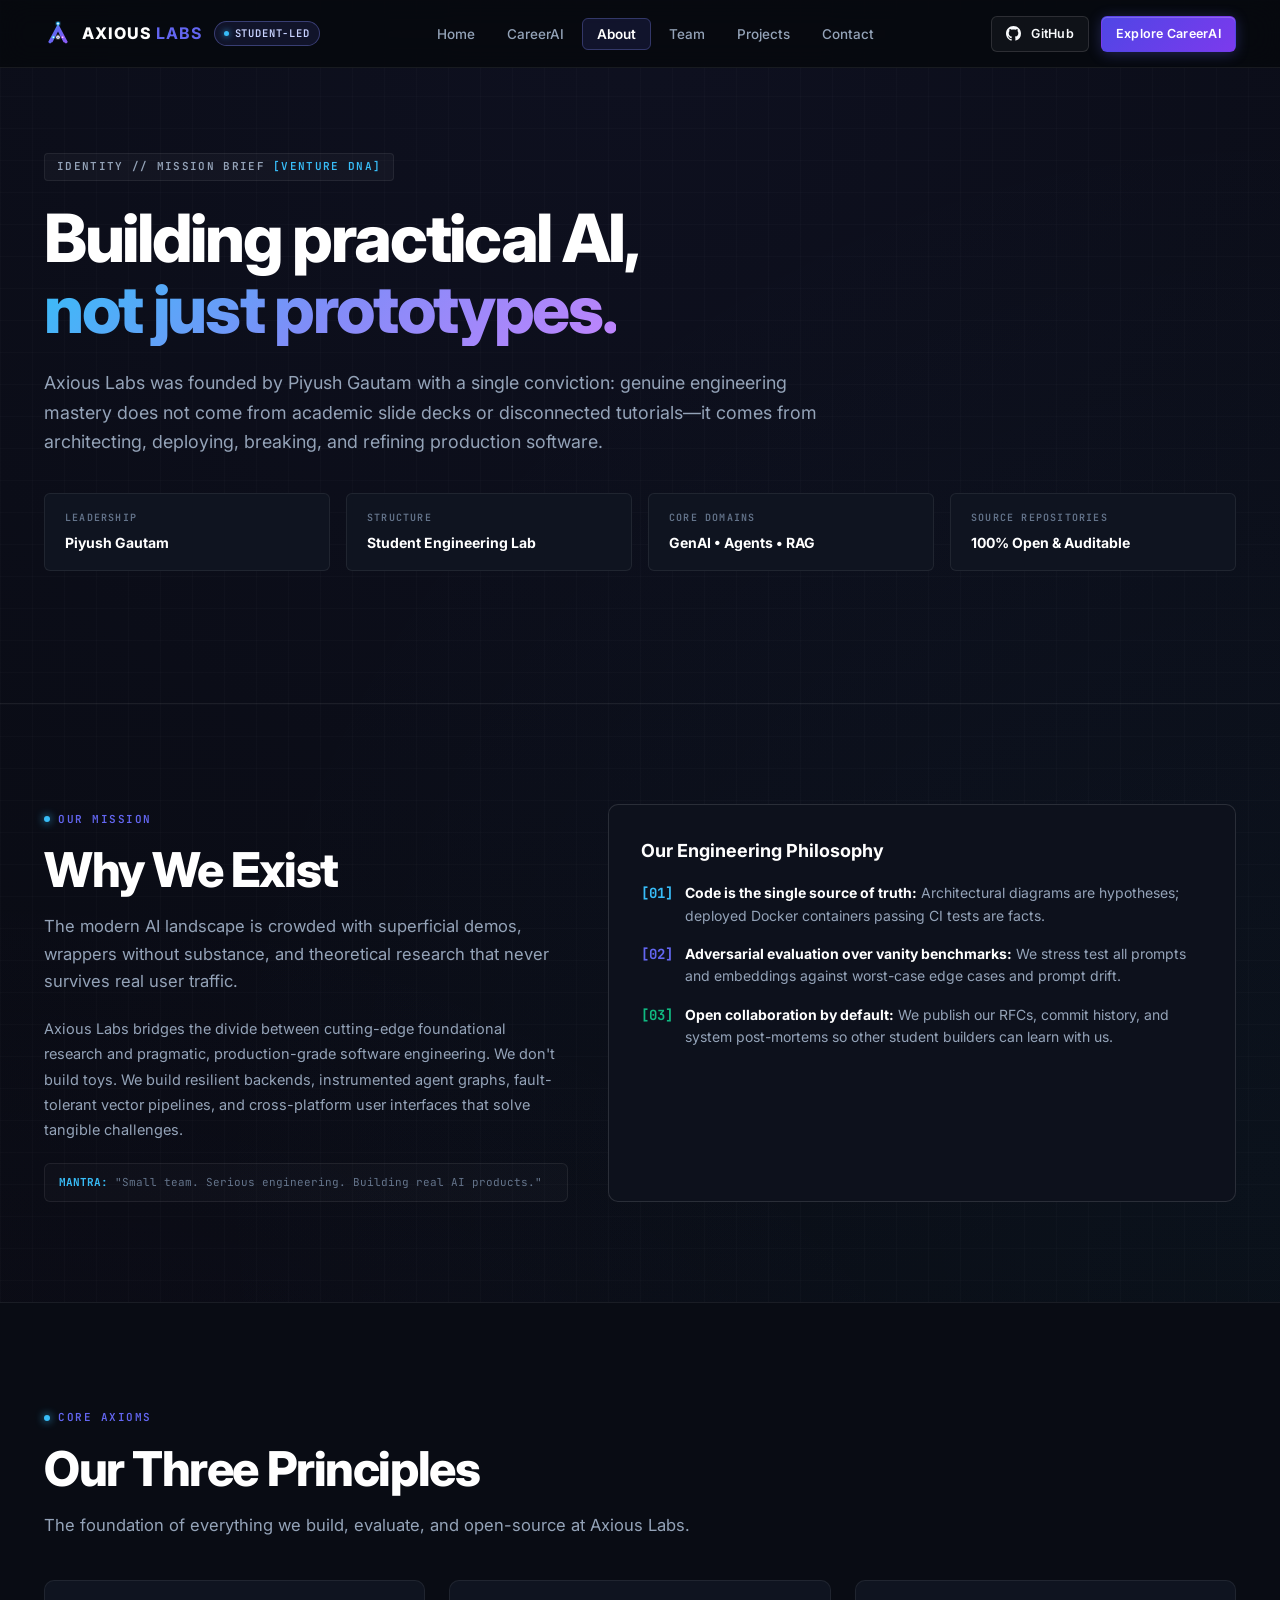
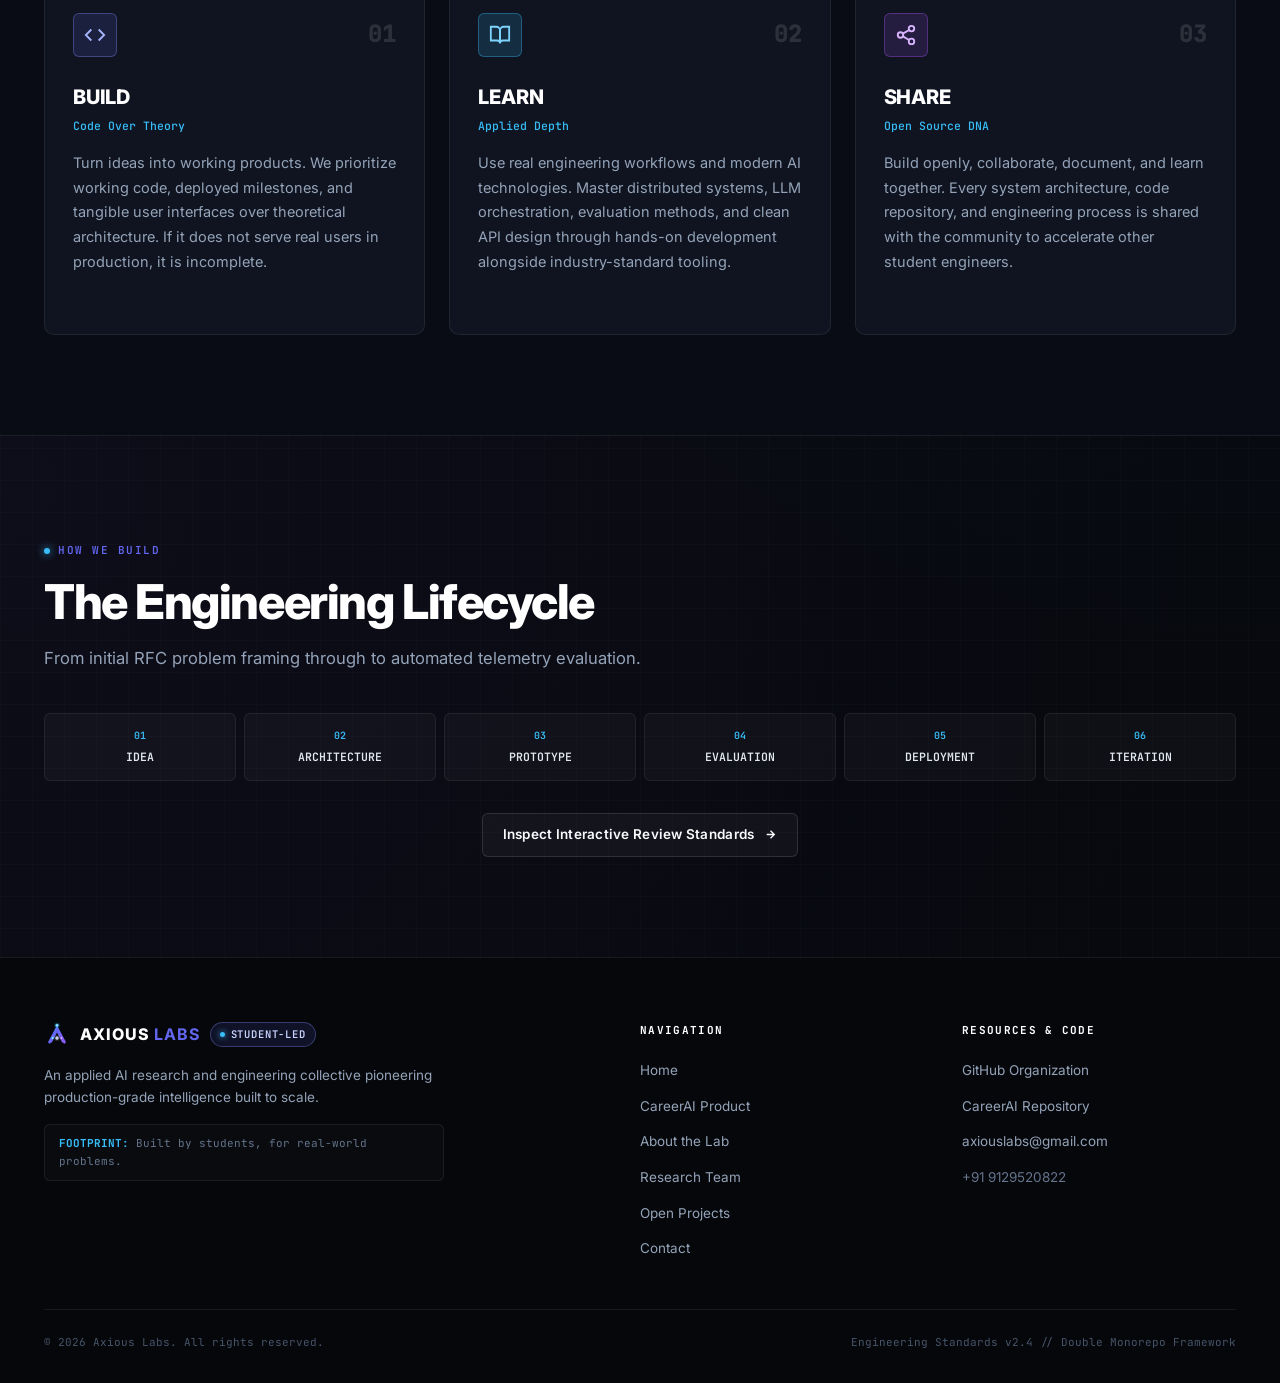
<file: about.html>
<!DOCTYPE html>
<html lang="en">
<head>
  <meta charset="UTF-8">
  <meta name="viewport" content="width=device-width, initial-scale=1.0">
  <title>About Axious Labs — Student-Led AI Technology Venture</title>
  <meta name="description" content="Axious Labs is a student-led AI technology venture focused on learning by building real software systems, founded by Piyush Gautam.">
  <link rel="icon" type="image/svg+xml" href="assets/logo/axious-favicon.svg">
  
  <link rel="preconnect" href="https://fonts.googleapis.com">
  <link rel="preconnect" href="https://fonts.gstatic.com" crossorigin>
  <link href="https://fonts.googleapis.com/css2?family=Inter:wght@300;400;500;600;700;800&family=JetBrains+Mono:wght@400;500;600;700&display=swap" rel="stylesheet">
  <link rel="stylesheet" href="css/style.css">
</head>
<body>

  <!-- NAVBAR -->
  <header class="navbar" id="navbar">
    <div class="container nav-container">
      <div class="nav-brand">
        <a href="index.html" class="nav-logo-link" aria-label="Axious Labs Home">
          <img src="assets/logo/axious-icon.svg" alt="Axious Labs" class="nav-logo-icon" width="28" height="28">
          <span class="nav-brand-text">AXIOUS <span>LABS</span></span>
        </a>
        <span class="badge badge-student">STUDENT-LED</span>
      </div>

      <nav aria-label="Main Navigation">
        <ul class="nav-links">
          <li><a href="index.html" class="nav-link">Home</a></li>
          <li><a href="careerai.html" class="nav-link">CareerAI</a></li>
          <li><a href="about.html" class="nav-link active">About</a></li>
          <li><a href="team.html" class="nav-link">Team</a></li>
          <li><a href="projects.html" class="nav-link">Projects</a></li>
          <li><a href="contact.html" class="nav-link">Contact</a></li>
        </ul>
      </nav>

      <div class="nav-actions">
        <a href="https://github.com/Axious-Labs" target="_blank" rel="noopener noreferrer" class="btn btn-secondary btn-sm">
          <svg width="15" height="15" viewBox="0 0 24 24" fill="currentColor"><path d="M12 0C5.37 0 0 5.37 0 12c0 5.31 3.435 9.795 8.205 11.385.6.105.825-.255.825-.57 0-.285-.015-1.23-.015-2.235-3.015.555-3.795-.735-4.035-1.41-.135-.345-.72-1.41-1.23-1.695-.42-.225-1.02-.78-.015-.795.945-.015 1.62.87 1.845 1.23 1.08 1.815 2.805 1.305 3.495.99.105-.78.42-1.305.765-1.605-2.67-.3-5.46-1.335-5.46-5.925 0-1.305.465-2.385 1.23-3.225-.12-.3-.54-1.53.12-3.18 0 0 1.005-.315 3.3 1.23.96-.27 1.98-.405 3-.405s2.04.135 3 .405c2.295-1.56 3.3-1.23 3.3-1.23.66 1.65.24 2.88.12 3.18.765.84 1.23 1.905 1.23 3.225 0 4.605-2.805 5.625-5.475 5.925.435.375.81 1.095.81 2.22 0 1.605-.015 2.895-.015 3.3 0 .315.225.69.825.57A12.02 12.02 0 0 0 24 12c0-6.63-5.37-12-12-12z"/></svg>
          <span>GitHub</span>
        </a>
        <a href="careerai.html" class="btn btn-primary btn-sm">Explore CareerAI</a>
        <button class="nav-mobile-toggle" aria-label="Toggle Navigation Menu">
          <svg width="20" height="20" viewBox="0 0 24 24" fill="none" stroke="currentColor" stroke-width="2"><line x1="3" y1="12" x2="21" y2="12"/><line x1="3" y1="6" x2="21" y2="6"/><line x1="3" y1="18" x2="21" y2="18"/></svg>
        </button>
      </div>
    </div>
  </header>

  <!-- Mobile Drawer -->
  <div class="mobile-menu" id="mobileMenu">
    <ul class="mobile-nav-links">
      <li><a href="index.html" class="nav-link">Home</a></li>
      <li><a href="careerai.html" class="nav-link">CareerAI</a></li>
      <li><a href="about.html" class="nav-link active">About</a></li>
      <li><a href="team.html" class="nav-link">Team</a></li>
      <li><a href="projects.html" class="nav-link">Projects</a></li>
      <li><a href="contact.html" class="nav-link">Contact</a></li>
    </ul>
  </div>

  <!-- ABOUT HERO -->
  <section class="hero" id="about-hero">
    <div class="container">
      <div class="hero-header" style="max-width:850px;">
        <div class="hero-pre-badge">
          <span>IDENTITY // MISSION BRIEF</span>
          <span class="tag">[VENTURE DNA]</span>
        </div>

        <h1 class="hero-headline">
          Building practical AI,<br>
          <span class="gradient-text">not just prototypes.</span>
        </h1>

        <p class="hero-subheadline">
          Axious Labs was founded by Piyush Gautam with a single conviction: genuine engineering mastery does not come from academic slide decks or disconnected tutorials—it comes from architecting, deploying, breaking, and refining production software.
        </p>
      </div>

      <div class="hero-meta-grid">
        <div class="hero-meta-card">
          <div class="hero-meta-label">LEADERSHIP</div>
          <div class="hero-meta-value">Piyush Gautam</div>
        </div>
        <div class="hero-meta-card">
          <div class="hero-meta-label">STRUCTURE</div>
          <div class="hero-meta-value">Student Engineering Lab</div>
        </div>
        <div class="hero-meta-card">
          <div class="hero-meta-label">CORE DOMAINS</div>
          <div class="hero-meta-value">GenAI • Agents • RAG</div>
        </div>
        <div class="hero-meta-card">
          <div class="hero-meta-label">SOURCE REPOSITORIES</div>
          <div class="hero-meta-value">100% Open &amp; Auditable</div>
        </div>
      </div>
    </div>
  </section>

  <!-- MISSION SECTION -->
  <section class="section" style="border-top:1px solid var(--border-subtle);">
    <div class="container">
      <div class="contact-grid">
        <div>
          <span class="section-label">OUR MISSION</span>
          <h2 class="section-title">Why We Exist</h2>
          <p class="section-subtitle" style="margin-bottom:20px;">
            The modern AI landscape is crowded with superficial demos, wrappers without substance, and theoretical research that never survives real user traffic.
          </p>
          <p style="font-size:14.5px; color:var(--text-secondary); line-height:1.75; margin-bottom:20px;">
            Axious Labs bridges the divide between cutting-edge foundational research and pragmatic, production-grade software engineering. We don't build toys. We build resilient backends, instrumented agent graphs, fault-tolerant vector pipelines, and cross-platform user interfaces that solve tangible challenges.
          </p>
          <div class="footer-footprint-box">
            <strong>MANTRA:</strong> "Small team. Serious engineering. Building real AI products."
          </div>
        </div>

        <div style="background:#0D111C; border:1px solid var(--border-medium); border-radius:var(--radius-md); padding:32px;">
          <h3 style="font-size:18px; font-weight:700; color:#FFFFFF; margin-bottom:16px;">
            Our Engineering Philosophy
          </h3>
          <ul style="list-style:none; display:flex; flex-direction:column; gap:16px; font-size:14px; color:var(--text-secondary);">
            <li style="display:flex; gap:12px; align-items:flex-start;">
              <span style="color:var(--accent-cyan); font-family:var(--font-mono); font-weight:700;">[01]</span>
              <div>
                <strong style="color:#FFFFFF;">Code is the single source of truth:</strong> Architectural diagrams are hypotheses; deployed Docker containers passing CI tests are facts.
              </div>
            </li>
            <li style="display:flex; gap:12px; align-items:flex-start;">
              <span style="color:var(--accent-indigo); font-family:var(--font-mono); font-weight:700;">[02]</span>
              <div>
                <strong style="color:#FFFFFF;">Adversarial evaluation over vanity benchmarks:</strong> We stress test all prompts and embeddings against worst-case edge cases and prompt drift.
              </div>
            </li>
            <li style="display:flex; gap:12px; align-items:flex-start;">
              <span style="color:var(--accent-emerald); font-family:var(--font-mono); font-weight:700;">[03]</span>
              <div>
                <strong style="color:#FFFFFF;">Open collaboration by default:</strong> We publish our RFCs, commit history, and system post-mortems so other student builders can learn with us.
              </div>
            </li>
          </ul>
        </div>
      </div>
    </div>
  </section>

  <!-- OPERATING PRINCIPLES -->
  <section class="section" style="background:#090C14; border-top:1px solid var(--border-subtle); border-bottom:1px solid var(--border-subtle);">
    <div class="container">
      <div class="section-header-row">
        <div>
          <span class="section-label">CORE AXIOMS</span>
          <h2 class="section-title">Our Three Principles</h2>
          <p class="section-subtitle">
            The foundation of everything we build, evaluate, and open-source at Axious Labs.
          </p>
        </div>
      </div>

      <div class="principles-grid">
        <div class="principle-card">
          <div class="principle-top">
            <div class="principle-icon-box icon-box-indigo">
              <svg width="22" height="22" viewBox="0 0 24 24" fill="none" stroke="currentColor" stroke-width="2"><polyline points="16 18 22 12 16 6"/><polyline points="8 6 2 12 8 18"/></svg>
            </div>
            <span class="principle-num">01</span>
          </div>
          <h3 class="principle-title">BUILD</h3>
          <div class="principle-tagline">Code Over Theory</div>
          <p class="principle-desc">
            Turn ideas into working products. We prioritize working code, deployed milestones, and tangible user interfaces over theoretical architecture. If it does not serve real users in production, it is incomplete.
          </p>
        </div>

        <div class="principle-card">
          <div class="principle-top">
            <div class="principle-icon-box icon-box-cyan">
              <svg width="22" height="22" viewBox="0 0 24 24" fill="none" stroke="currentColor" stroke-width="2"><path d="M2 3h6a4 4 0 0 1 4 4v14a3 3 0 0 0-3-3H2z"/><path d="M22 3h-6a4 4 0 0 0-4 4v14a3 3 0 0 1 3-3h7z"/></svg>
            </div>
            <span class="principle-num">02</span>
          </div>
          <h3 class="principle-title">LEARN</h3>
          <div class="principle-tagline">Applied Depth</div>
          <p class="principle-desc">
            Use real engineering workflows and modern AI technologies. Master distributed systems, LLM orchestration, evaluation methods, and clean API design through hands-on development alongside industry-standard tooling.
          </p>
        </div>

        <div class="principle-card">
          <div class="principle-top">
            <div class="principle-icon-box icon-box-purple">
              <svg width="22" height="22" viewBox="0 0 24 24" fill="none" stroke="currentColor" stroke-width="2"><circle cx="18" cy="5" r="3"/><circle cx="6" cy="12" r="3"/><circle cx="18" cy="19" r="3"/><line x1="8.59" y1="13.51" x2="15.42" y2="17.49"/><line x1="15.41" y1="6.51" x2="8.59" y2="10.49"/></svg>
            </div>
            <span class="principle-num">03</span>
          </div>
          <h3 class="principle-title">SHARE</h3>
          <div class="principle-tagline">Open Source DNA</div>
          <p class="principle-desc">
            Build openly, collaborate, document, and learn together. Every system architecture, code repository, and engineering process is shared with the community to accelerate other student engineers.
          </p>
        </div>
      </div>
    </div>
  </section>

  <!-- HOW WE BUILD: THE ENGINEERING LIFECYCLE -->
  <section class="section" id="how-we-build">
    <div class="container">
      <div class="section-header-row">
        <div>
          <span class="section-label">HOW WE BUILD</span>
          <h2 class="section-title">The Engineering Lifecycle</h2>
          <p class="section-subtitle">
            From initial RFC problem framing through to automated telemetry evaluation.
          </p>
        </div>
      </div>

      <div class="git-flow-bar" style="grid-template-columns: repeat(6, 1fr);">
        <div class="git-step">
          <div style="color:var(--accent-cyan); font-size:10px; margin-bottom:4px;">01</div>
          IDEA
        </div>
        <div class="git-step">
          <div style="color:var(--accent-cyan); font-size:10px; margin-bottom:4px;">02</div>
          ARCHITECTURE
        </div>
        <div class="git-step">
          <div style="color:var(--accent-cyan); font-size:10px; margin-bottom:4px;">03</div>
          PROTOTYPE
        </div>
        <div class="git-step">
          <div style="color:var(--accent-cyan); font-size:10px; margin-bottom:4px;">04</div>
          EVALUATION
        </div>
        <div class="git-step">
          <div style="color:var(--accent-cyan); font-size:10px; margin-bottom:4px;">05</div>
          DEPLOYMENT
        </div>
        <div class="git-step">
          <div style="color:var(--accent-cyan); font-size:10px; margin-bottom:4px;">06</div>
          ITERATION
        </div>
      </div>

      <div style="margin-top:32px; text-align:center;">
        <a href="index.html#engineering-loop" class="btn btn-secondary">
          <span>Inspect Interactive Review Standards</span>
          <svg width="13" height="13" viewBox="0 0 24 24" fill="none" stroke="currentColor" stroke-width="2.5"><path d="M5 12h14M12 5l7 7-7 7"/></svg>
        </a>
      </div>
    </div>
  </section>

  <!-- FOOTER -->
  <footer class="footer">
    <div class="container">
      <div class="footer-top">
        <div class="footer-brand">
          <div class="footer-brand-header">
            <img src="assets/logo/axious-icon.svg" alt="Axious Labs" width="26" height="26">
            <span class="nav-brand-text">AXIOUS <span>LABS</span></span>
            <span class="badge badge-student">STUDENT-LED</span>
          </div>
          <p class="footer-desc">
            An applied AI research and engineering collective pioneering production-grade intelligence built to scale.
          </p>
          <div class="footer-footprint-box">
            <strong>FOOTPRINT:</strong> Built by students, for real-world problems.
          </div>
        </div>

        <div>
          <div class="footer-col-title">NAVIGATION</div>
          <ul class="footer-links">
            <li><a href="index.html" class="footer-link">Home</a></li>
            <li><a href="careerai.html" class="footer-link">CareerAI Product</a></li>
            <li><a href="about.html" class="footer-link">About the Lab</a></li>
            <li><a href="team.html" class="footer-link">Research Team</a></li>
            <li><a href="projects.html" class="footer-link">Open Projects</a></li>
            <li><a href="contact.html" class="footer-link">Contact</a></li>
          </ul>
        </div>

        <div>
          <div class="footer-col-title">RESOURCES &amp; CODE</div>
          <ul class="footer-links">
            <li><a href="https://github.com/Axious-Labs" target="_blank" rel="noopener noreferrer" class="footer-link">GitHub Organization</a></li>
            <li><a href="https://github.com/Axious-Labs/CareerAI" target="_blank" rel="noopener noreferrer" class="footer-link">CareerAI Repository</a></li>
            <li><a href="mailto:axiouslabs@gmail.com" class="footer-link">axiouslabs@gmail.com</a></li>
            <li><span class="footer-link" style="color:var(--text-muted);">+91 9129520822</span></li>
          </ul>
        </div>
      </div>

      <div class="footer-bottom">
        <div>&copy; 2026 Axious Labs. All rights reserved.</div>
        <div>Engineering Standards v2.4 // Double Monorepo Framework</div>
      </div>
    </div>
  </footer>

  <script src="js/main.js"></script>
</body>
</html>
</file>
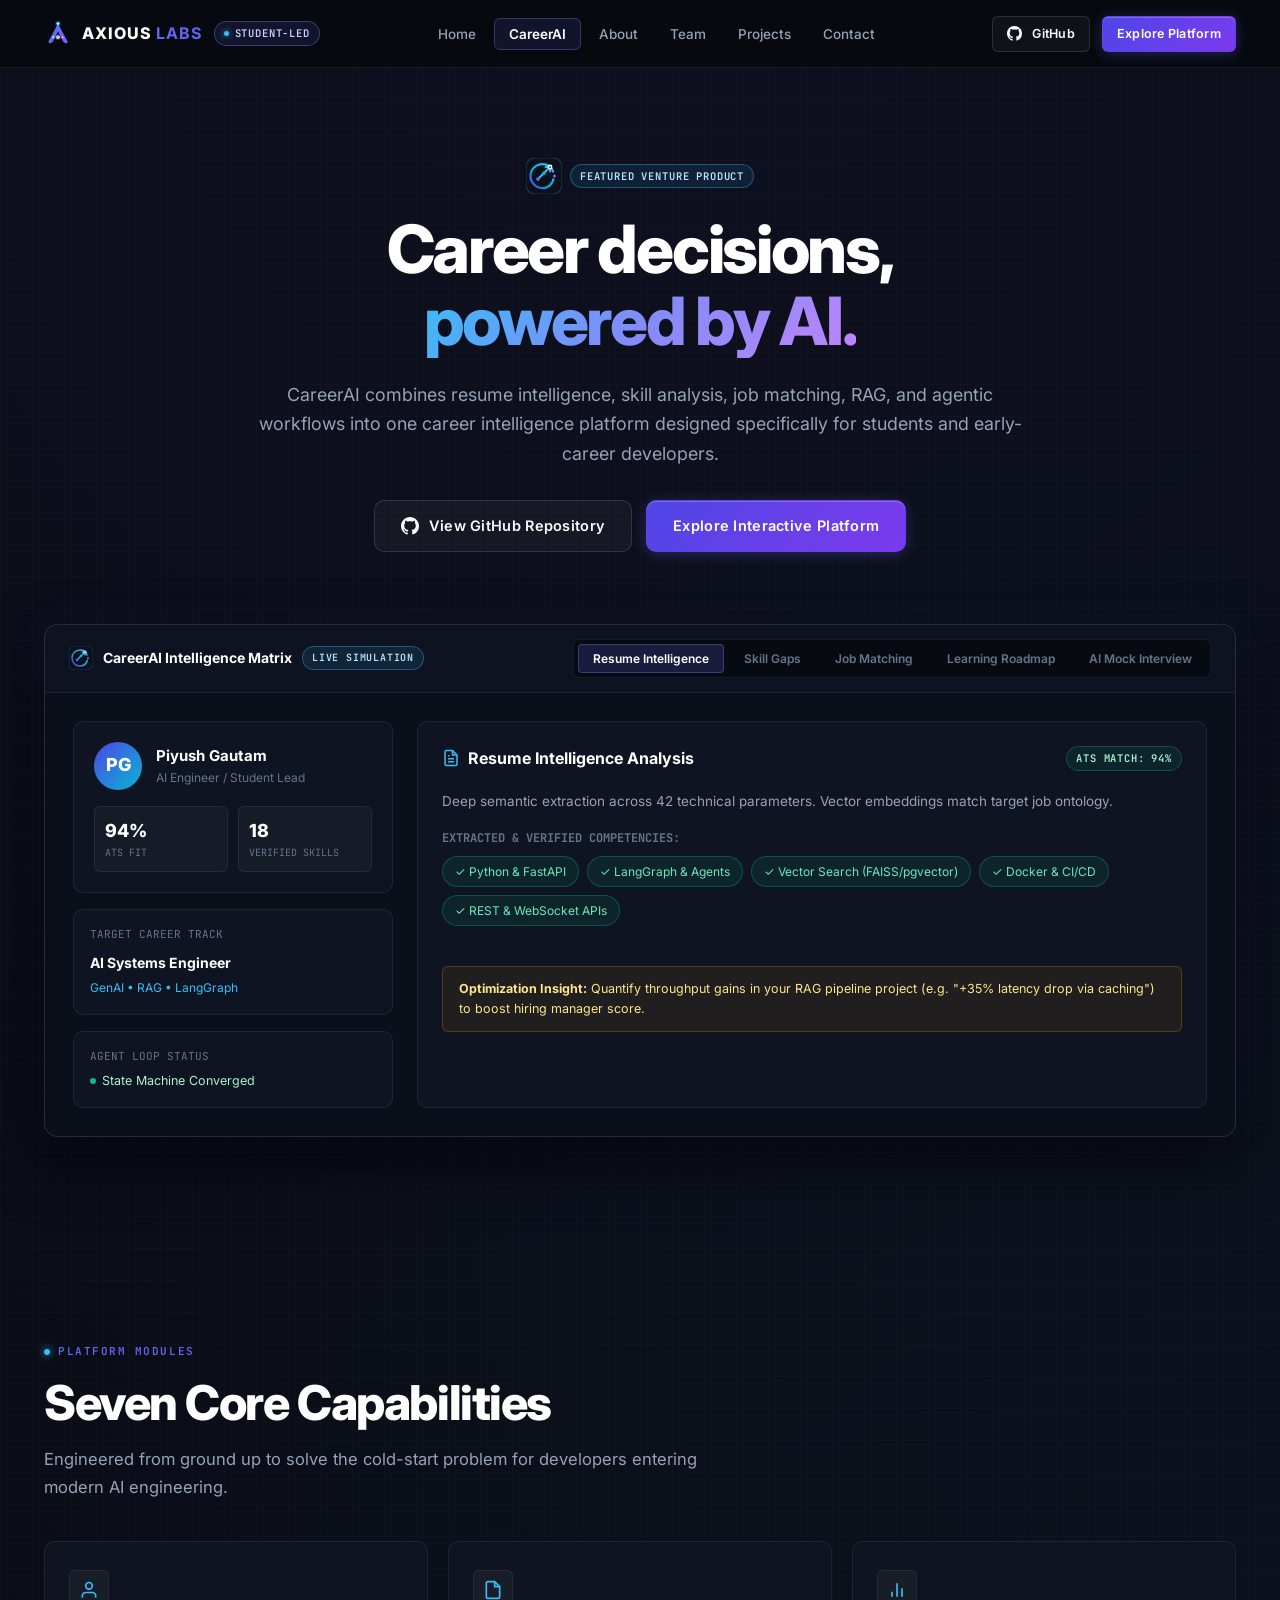
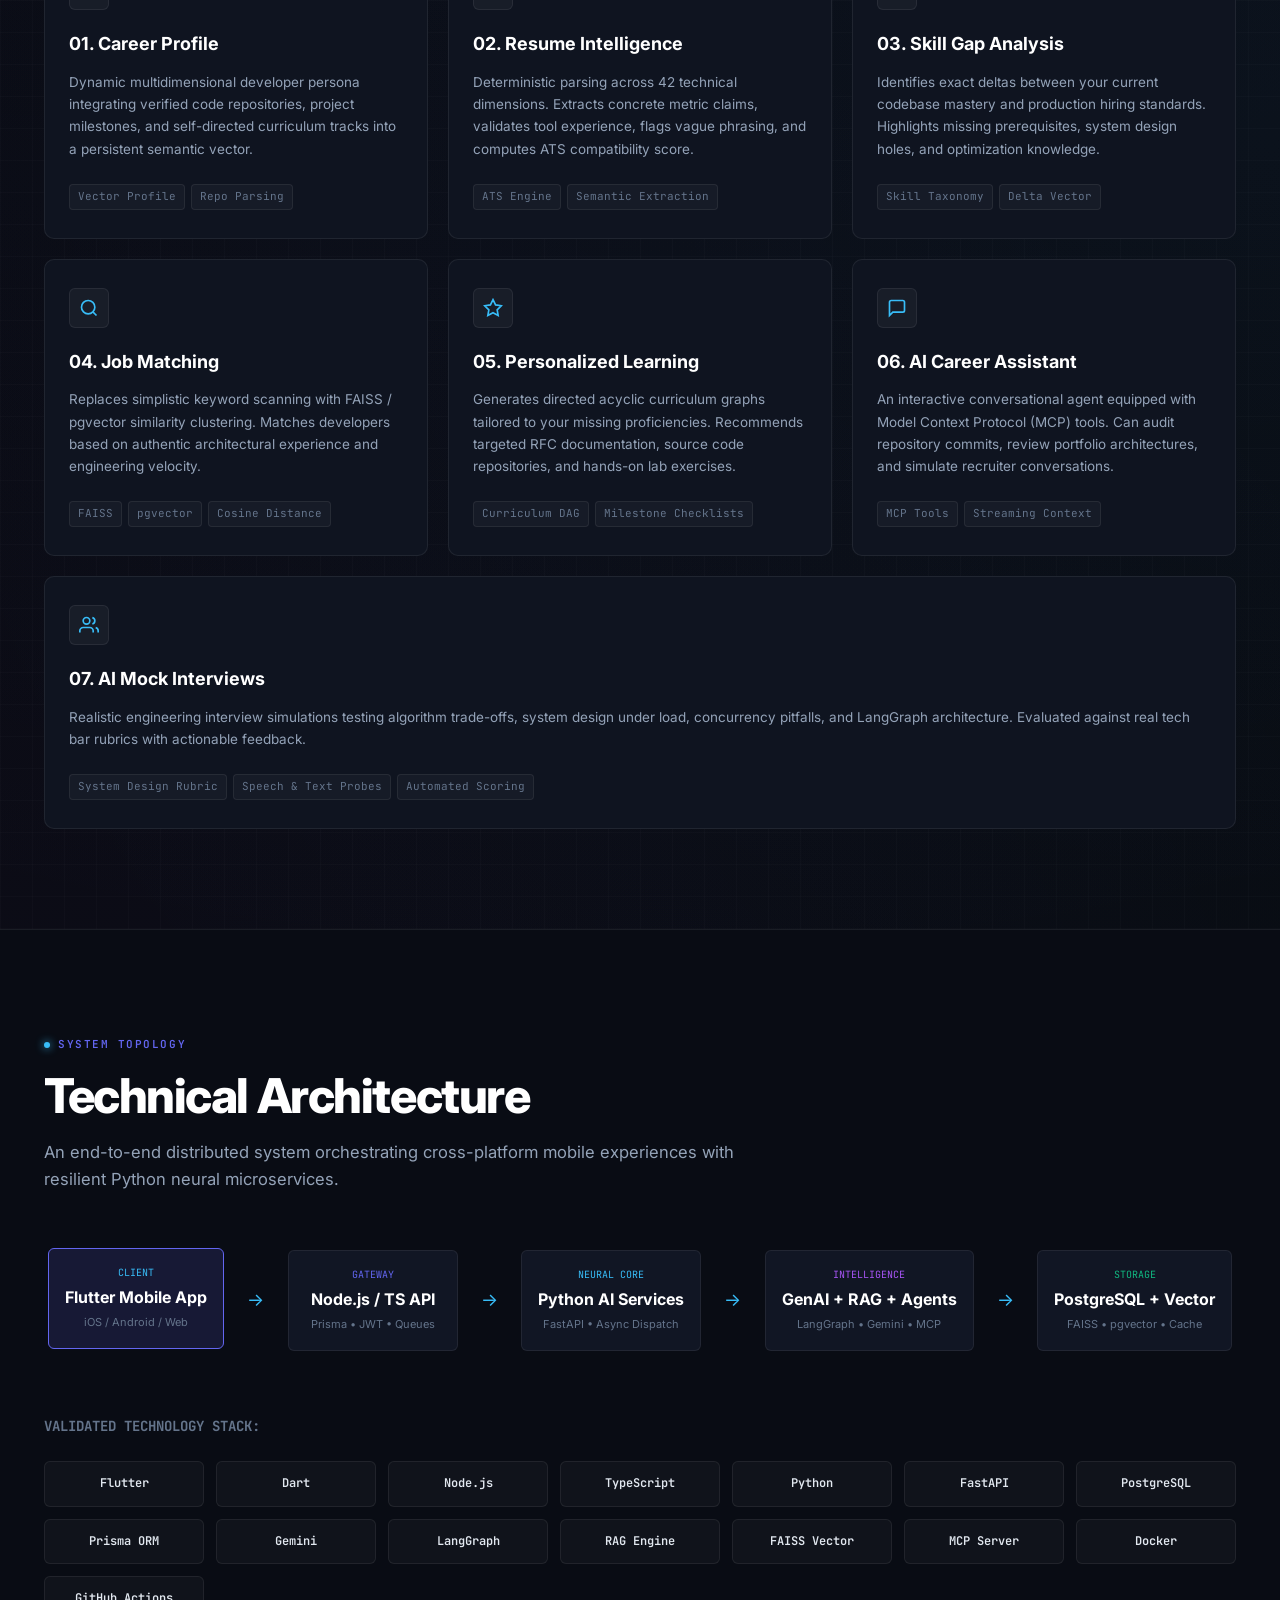
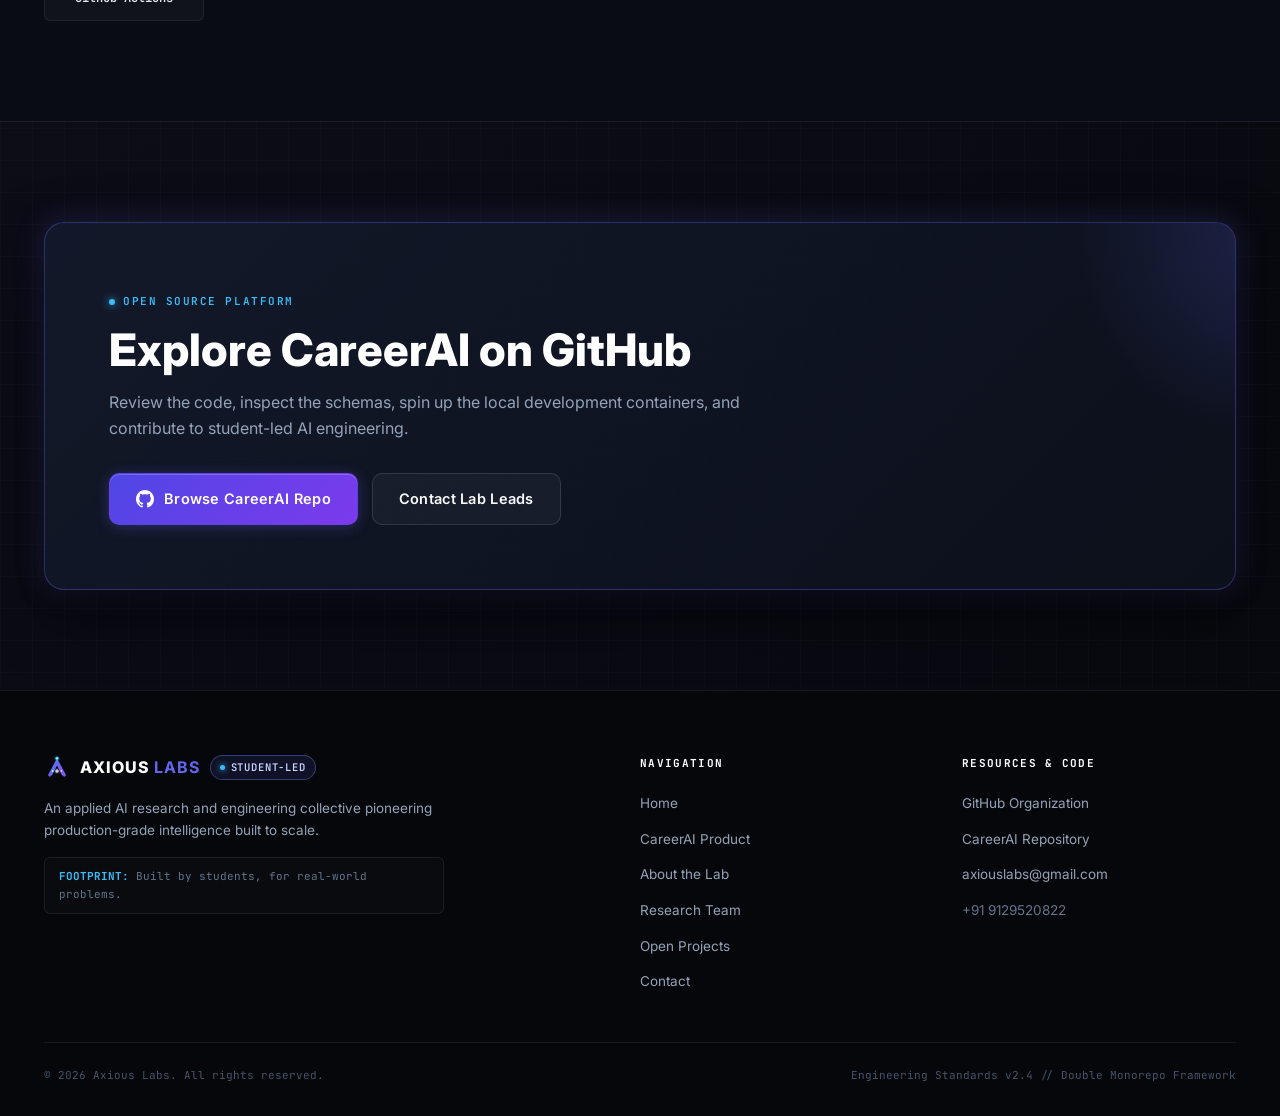
<file: careerai.html>
<!DOCTYPE html>
<html lang="en">
<head>
  <meta charset="UTF-8">
  <meta name="viewport" content="width=device-width, initial-scale=1.0">
  <title>CareerAI — AI-Powered Career Intelligence Platform | Axious Labs</title>
  <meta name="description" content="CareerAI combines resume intelligence, skill gap analysis, semantic job matching, RAG, and agentic workflows into a unified intelligence platform for early-career developers.">
  <link rel="icon" type="image/svg+xml" href="assets/logo/axious-favicon.svg">
  
  <link rel="preconnect" href="https://fonts.googleapis.com">
  <link rel="preconnect" href="https://fonts.gstatic.com" crossorigin>
  <link href="https://fonts.googleapis.com/css2?family=Inter:wght@300;400;500;600;700;800&family=JetBrains+Mono:wght@400;500;600;700&display=swap" rel="stylesheet">
  <link rel="stylesheet" href="css/style.css">
</head>
<body>

  <!-- NAVBAR -->
  <header class="navbar" id="navbar">
    <div class="container nav-container">
      <div class="nav-brand">
        <a href="index.html" class="nav-logo-link" aria-label="Axious Labs Home">
          <img src="assets/logo/axious-icon.svg" alt="Axious Labs" class="nav-logo-icon" width="28" height="28">
          <span class="nav-brand-text">AXIOUS <span>LABS</span></span>
        </a>
        <span class="badge badge-student">STUDENT-LED</span>
      </div>

      <nav aria-label="Main Navigation">
        <ul class="nav-links">
          <li><a href="index.html" class="nav-link">Home</a></li>
          <li><a href="careerai.html" class="nav-link active">CareerAI</a></li>
          <li><a href="about.html" class="nav-link">About</a></li>
          <li><a href="team.html" class="nav-link">Team</a></li>
          <li><a href="projects.html" class="nav-link">Projects</a></li>
          <li><a href="contact.html" class="nav-link">Contact</a></li>
        </ul>
      </nav>

      <div class="nav-actions">
        <a href="https://github.com/Axious-Labs/CareerAI" target="_blank" rel="noopener noreferrer" class="btn btn-secondary btn-sm">
          <svg width="15" height="15" viewBox="0 0 24 24" fill="currentColor"><path d="M12 0C5.37 0 0 5.37 0 12c0 5.31 3.435 9.795 8.205 11.385.6.105.825-.255.825-.57 0-.285-.015-1.23-.015-2.235-3.015.555-3.795-.735-4.035-1.41-.135-.345-.72-1.41-1.23-1.695-.42-.225-1.02-.78-.015-.795.945-.015 1.62.87 1.845 1.23 1.08 1.815 2.805 1.305 3.495.99.105-.78.42-1.305.765-1.605-2.67-.3-5.46-1.335-5.46-5.925 0-1.305.465-2.385 1.23-3.225-.12-.3-.54-1.53.12-3.18 0 0 1.005-.315 3.3 1.23.96-.27 1.98-.405 3-.405s2.04.135 3 .405c2.295-1.56 3.3-1.23 3.3-1.23.66 1.65.24 2.88.12 3.18.765.84 1.23 1.905 1.23 3.225 0 4.605-2.805 5.625-5.475 5.925.435.375.81 1.095.81 2.22 0 1.605-.015 2.895-.015 3.3 0 .315.225.69.825.57A12.02 12.02 0 0 0 24 12c0-6.63-5.37-12-12-12z"/></svg>
          <span>GitHub</span>
        </a>
        <a href="#demo" class="btn btn-primary btn-sm">Explore Platform</a>
        <button class="nav-mobile-toggle" aria-label="Toggle Navigation Menu">
          <svg width="20" height="20" viewBox="0 0 24 24" fill="none" stroke="currentColor" stroke-width="2"><line x1="3" y1="12" x2="21" y2="12"/><line x1="3" y1="6" x2="21" y2="6"/><line x1="3" y1="18" x2="21" y2="18"/></svg>
        </button>
      </div>
    </div>
  </header>

  <!-- Mobile Drawer -->
  <div class="mobile-menu" id="mobileMenu">
    <ul class="mobile-nav-links">
      <li><a href="index.html" class="nav-link">Home</a></li>
      <li><a href="careerai.html" class="nav-link active">CareerAI</a></li>
      <li><a href="about.html" class="nav-link">About</a></li>
      <li><a href="team.html" class="nav-link">Team</a></li>
      <li><a href="projects.html" class="nav-link">Projects</a></li>
      <li><a href="contact.html" class="nav-link">Contact</a></li>
    </ul>
  </div>

  <!-- CAREERAI HERO -->
  <section class="cai-hero">
    <div class="container cai-hero-center">
      <div style="display:inline-flex; align-items:center; gap:8px; margin-bottom:20px;">
        <img src="assets/logo/careerai-icon.svg" alt="CareerAI" width="36" height="36">
        <span class="badge badge-cyan">FEATURED VENTURE PRODUCT</span>
      </div>

      <h1 class="hero-headline">
        Career decisions,<br>
        <span class="gradient-text">powered by AI.</span>
      </h1>

      <p class="hero-subheadline" style="margin: 0 auto 32px auto;">
        CareerAI combines resume intelligence, skill analysis, job matching, RAG, and agentic workflows into one career intelligence platform designed specifically for students and early-career developers.
      </p>

      <div class="hero-cta-group" style="justify-content: center; margin-bottom: 32px;">
        <a href="https://github.com/Axious-Labs/CareerAI" target="_blank" rel="noopener noreferrer" class="btn btn-secondary btn-lg">
          <svg width="18" height="18" viewBox="0 0 24 24" fill="currentColor"><path d="M12 0C5.37 0 0 5.37 0 12c0 5.31 3.435 9.795 8.205 11.385.6.105.825-.255.825-.57 0-.285-.015-1.23-.015-2.235-3.015.555-3.795-.735-4.035-1.41-.135-.345-.72-1.41-1.23-1.695-.42-.225-1.02-.78-.015-.795.945-.015 1.62.87 1.845 1.23 1.08 1.815 2.805 1.305 3.495.99.105-.78.42-1.305.765-1.605-2.67-.3-5.46-1.335-5.46-5.925 0-1.305.465-2.385 1.23-3.225-.12-.3-.54-1.53.12-3.18 0 0 1.005-.315 3.3 1.23.96-.27 1.98-.405 3-.405s2.04.135 3 .405c2.295-1.56 3.3-1.23 3.3-1.23.66 1.65.24 2.88.12 3.18.765.84 1.23 1.905 1.23 3.225 0 4.605-2.805 5.625-5.475 5.925.435.375.81 1.095.81 2.22 0 1.605-.015 2.895-.015 3.3 0 .315.225.69.825.57A12.02 12.02 0 0 0 24 12c0-6.63-5.37-12-12-12z"/></svg>
          <span>View GitHub Repository</span>
        </a>
        <a href="#demo" class="btn btn-primary btn-lg">Explore Interactive Platform</a>
      </div>
    </div>
  </section>

  <!-- INTERACTIVE DEMO CONTAINER -->
  <section class="section" id="demo" style="padding-top: 0;">
    <div class="container">
      <div class="careerai-preview-box">
        <div class="preview-nav-bar">
          <div class="preview-brand-tag">
            <img src="assets/logo/careerai-icon.svg" alt="CareerAI Icon" width="26" height="26">
            <span class="preview-title">CareerAI Intelligence Matrix</span>
            <span class="badge badge-cyan" style="font-size:10px;">LIVE SIMULATION</span>
          </div>

          <div class="preview-tabs">
            <button class="preview-tab-btn active" data-view="resume">Resume Intelligence</button>
            <button class="preview-tab-btn" data-view="skills">Skill Gaps</button>
            <button class="preview-tab-btn" data-view="jobs">Job Matching</button>
            <button class="preview-tab-btn" data-view="roadmap">Learning Roadmap</button>
            <button class="preview-tab-btn" data-view="interview">AI Mock Interview</button>
          </div>
        </div>

        <div class="preview-content-grid">
          <div class="cai-sidebar">
            <div class="cai-user-card">
              <div class="cai-user-header">
                <div class="cai-avatar">PG</div>
                <div class="cai-user-info">
                  <h4>Piyush Gautam</h4>
                  <p>AI Engineer / Student Lead</p>
                </div>
              </div>
              <div class="cai-stat-row">
                <div class="cai-stat-item">
                  <div class="val">94%</div>
                  <div class="lbl">ATS Fit</div>
                </div>
                <div class="cai-stat-item">
                  <div class="val">18</div>
                  <div class="lbl">Verified Skills</div>
                </div>
              </div>
            </div>

            <div style="background:#0F1422; border:1px solid var(--border-subtle); border-radius:var(--radius-md); padding:16px;">
              <div style="font-family:var(--font-mono); font-size:11px; color:var(--text-muted); text-transform:uppercase; margin-bottom:8px;">Target Career Track</div>
              <div style="font-size:14px; font-weight:700; color:#FFFFFF; margin-bottom:4px;">AI Systems Engineer</div>
              <div style="font-size:12px; color:var(--accent-cyan);">GenAI • RAG • LangGraph</div>
            </div>

            <div style="background:#0F1422; border:1px solid var(--border-subtle); border-radius:var(--radius-md); padding:16px;">
              <div style="font-family:var(--font-mono); font-size:11px; color:var(--text-muted); text-transform:uppercase; margin-bottom:6px;">Agent Loop Status</div>
              <div style="font-size:12.5px; color:#A7F3D0; display:flex; align-items:center; gap:6px;">
                <span style="width:6px; height:6px; border-radius:50%; background:#10B981;"></span>
                State Machine Converged
              </div>
            </div>
          </div>

          <div class="cai-panel cai-panel-target">
            <div class="cai-panel-header">
              <h3>
                <svg width="18" height="18" viewBox="0 0 24 24" fill="none" stroke="#38BDF8" stroke-width="2"><path d="M14 2H6a2 2 0 0 0-2 2v16a2 2 0 0 0 2 2h12a2 2 0 0 0 2-2V8z"/><polyline points="14 2 14 8 20 8"/><line x1="16" y1="13" x2="8" y2="13"/><line x1="16" y1="17" x2="8" y2="17"/><polyline points="10 9 9 9 8 9"/></svg>
                Resume Intelligence Analysis
              </h3>
              <span class="badge badge-emerald">ATS MATCH: 94%</span>
            </div>
            <p style="font-size: 13.5px; color: var(--text-secondary); margin-bottom: 16px;">
              Deep semantic extraction across 42 technical parameters. Vector embeddings match target job ontology.
            </p>
            <div style="margin-bottom: 20px;">
              <h5 style="font-size: 12px; font-family: var(--font-mono); color: var(--text-muted); text-transform: uppercase; margin-bottom: 8px;">Extracted &amp; Verified Competencies:</h5>
              <div class="skill-pill-list">
                <span class="skill-pill match">✓ Python &amp; FastAPI</span>
                <span class="skill-pill match">✓ LangGraph &amp; Agents</span>
                <span class="skill-pill match">✓ Vector Search (FAISS/pgvector)</span>
                <span class="skill-pill match">✓ Docker &amp; CI/CD</span>
                <span class="skill-pill match">✓ REST &amp; WebSocket APIs</span>
              </div>
            </div>
            <div style="background: rgba(245, 158, 11, 0.08); border: 1px solid rgba(245, 158, 11, 0.25); padding: 12px 16px; border-radius: 6px; font-size: 12.5px; color: #FDE68A;">
              <strong>Optimization Insight:</strong> Quantify throughput gains in your RAG pipeline project (e.g. "+35% latency drop via caching") to boost hiring manager score.
            </div>
          </div>
        </div>
      </div>
    </div>
  </section>

  <!-- 7 DETAILED CORE CAPABILITIES -->
  <section class="section" id="capabilities">
    <div class="container">
      <div class="section-header-row">
        <div>
          <span class="section-label">PLATFORM MODULES</span>
          <h2 class="section-title">Seven Core Capabilities</h2>
          <p class="section-subtitle">
            Engineered from ground up to solve the cold-start problem for developers entering modern AI engineering.
          </p>
        </div>
      </div>

      <div class="domain-grid">
        <!-- 1. Career Profile -->
        <div class="domain-card">
          <div class="domain-icon-box">
            <svg width="20" height="20" viewBox="0 0 24 24" fill="none" stroke="currentColor" stroke-width="2"><path d="M20 21v-2a4 4 0 0 0-4-4H8a4 4 0 0 0-4 4v2"/><circle cx="12" cy="7" r="4"/></svg>
          </div>
          <h3>01. Career Profile</h3>
          <p>
            Dynamic multidimensional developer persona integrating verified code repositories, project milestones, and self-directed curriculum tracks into a persistent semantic vector.
          </p>
          <div class="domain-tags">
            <span class="tech-tag">Vector Profile</span>
            <span class="tech-tag">Repo Parsing</span>
          </div>
        </div>

        <!-- 2. Resume Intelligence -->
        <div class="domain-card">
          <div class="domain-icon-box">
            <svg width="20" height="20" viewBox="0 0 24 24" fill="none" stroke="currentColor" stroke-width="2"><path d="M14 2H6a2 2 0 0 0-2 2v16a2 2 0 0 0 2 2h12a2 2 0 0 0 2-2V8z"/><polyline points="14 2 14 8 20 8"/></svg>
          </div>
          <h3>02. Resume Intelligence</h3>
          <p>
            Deterministic parsing across 42 technical dimensions. Extracts concrete metric claims, validates tool experience, flags vague phrasing, and computes ATS compatibility score.
          </p>
          <div class="domain-tags">
            <span class="tech-tag">ATS Engine</span>
            <span class="tech-tag">Semantic Extraction</span>
          </div>
        </div>

        <!-- 3. Skill Gap Analysis -->
        <div class="domain-card">
          <div class="domain-icon-box">
            <svg width="20" height="20" viewBox="0 0 24 24" fill="none" stroke="currentColor" stroke-width="2"><line x1="18" y1="20" x2="18" y2="10"/><line x1="12" y1="20" x2="12" y2="4"/><line x1="6" y1="20" x2="6" y2="14"/></svg>
          </div>
          <h3>03. Skill Gap Analysis</h3>
          <p>
            Identifies exact deltas between your current codebase mastery and production hiring standards. Highlights missing prerequisites, system design holes, and optimization knowledge.
          </p>
          <div class="domain-tags">
            <span class="tech-tag">Skill Taxonomy</span>
            <span class="tech-tag">Delta Vector</span>
          </div>
        </div>

        <!-- 4. Semantic Job Matching -->
        <div class="domain-card">
          <div class="domain-icon-box">
            <svg width="20" height="20" viewBox="0 0 24 24" fill="none" stroke="currentColor" stroke-width="2"><circle cx="11" cy="11" r="8"/><line x1="21" y1="21" x2="16.65" y2="16.65"/></svg>
          </div>
          <h3>04. Job Matching</h3>
          <p>
            Replaces simplistic keyword scanning with FAISS / pgvector similarity clustering. Matches developers based on authentic architectural experience and engineering velocity.
          </p>
          <div class="domain-tags">
            <span class="tech-tag">FAISS</span>
            <span class="tech-tag">pgvector</span>
            <span class="tech-tag">Cosine Distance</span>
          </div>
        </div>

        <!-- 5. Personalized Learning -->
        <div class="domain-card">
          <div class="domain-icon-box">
            <svg width="20" height="20" viewBox="0 0 24 24" fill="none" stroke="currentColor" stroke-width="2"><polygon points="12 2 15.09 8.26 22 9.27 17 14.14 18.18 21.02 12 17.77 5.82 21.02 7 14.14 2 9.27 8.91 8.26 12 2"/></svg>
          </div>
          <h3>05. Personalized Learning</h3>
          <p>
            Generates directed acyclic curriculum graphs tailored to your missing proficiencies. Recommends targeted RFC documentation, source code repositories, and hands-on lab exercises.
          </p>
          <div class="domain-tags">
            <span class="tech-tag">Curriculum DAG</span>
            <span class="tech-tag">Milestone Checklists</span>
          </div>
        </div>

        <!-- 6. AI Career Assistant -->
        <div class="domain-card">
          <div class="domain-icon-box">
            <svg width="20" height="20" viewBox="0 0 24 24" fill="none" stroke="currentColor" stroke-width="2"><path d="M21 15a2 2 0 0 1-2 2H7l-4 4V5a2 2 0 0 1 2-2h14a2 2 0 0 1 2 2z"/></svg>
          </div>
          <h3>06. AI Career Assistant</h3>
          <p>
            An interactive conversational agent equipped with Model Context Protocol (MCP) tools. Can audit repository commits, review portfolio architectures, and simulate recruiter conversations.
          </p>
          <div class="domain-tags">
            <span class="tech-tag">MCP Tools</span>
            <span class="tech-tag">Streaming Context</span>
          </div>
        </div>

        <!-- 7. AI Mock Interviews -->
        <div class="domain-card" style="grid-column: span 3;">
          <div class="domain-icon-box">
            <svg width="20" height="20" viewBox="0 0 24 24" fill="none" stroke="currentColor" stroke-width="2"><path d="M17 21v-2a4 4 0 0 0-4-4H5a4 4 0 0 0-4 4v2"/><circle cx="9" cy="7" r="4"/><path d="M23 21v-2a4 4 0 0 0-3-3.87"/><path d="M16 3.13a4 4 0 0 1 0 7.75"/></svg>
          </div>
          <h3>07. AI Mock Interviews</h3>
          <p>
            Realistic engineering interview simulations testing algorithm trade-offs, system design under load, concurrency pitfalls, and LangGraph architecture. Evaluated against real tech bar rubrics with actionable feedback.
          </p>
          <div class="domain-tags">
            <span class="tech-tag">System Design Rubric</span>
            <span class="tech-tag">Speech &amp; Text Probes</span>
            <span class="tech-tag">Automated Scoring</span>
          </div>
        </div>
      </div>
    </div>
  </section>

  <!-- TECHNICAL ARCHITECTURE SECTION -->
  <section class="section" id="architecture" style="background:#090C14; border-top:1px solid var(--border-subtle); border-bottom:1px solid var(--border-subtle);">
    <div class="container">
      <div class="section-header-row">
        <div>
          <span class="section-label">SYSTEM TOPOLOGY</span>
          <h2 class="section-title">Technical Architecture</h2>
          <p class="section-subtitle">
            An end-to-end distributed system orchestrating cross-platform mobile experiences with resilient Python neural microservices.
          </p>
        </div>
      </div>

      <!-- Pipeline Visualization -->
      <div class="cai-architecture-pipeline">
        <div class="pipe-node active">
          <div style="font-family:var(--font-mono); font-size:10px; color:var(--accent-cyan); margin-bottom:4px;">CLIENT</div>
          <div style="font-weight:700; color:#FFFFFF;">Flutter Mobile App</div>
          <div style="font-size:11px; color:var(--text-muted); margin-top:4px;">iOS / Android / Web</div>
        </div>
        <div class="pipe-arrow">→</div>

        <div class="pipe-node">
          <div style="font-family:var(--font-mono); font-size:10px; color:var(--accent-indigo); margin-bottom:4px;">GATEWAY</div>
          <div style="font-weight:700; color:#FFFFFF;">Node.js / TS API</div>
          <div style="font-size:11px; color:var(--text-muted); margin-top:4px;">Prisma • JWT • Queues</div>
        </div>
        <div class="pipe-arrow">→</div>

        <div class="pipe-node">
          <div style="font-family:var(--font-mono); font-size:10px; color:var(--accent-cyan); margin-bottom:4px;">NEURAL CORE</div>
          <div style="font-weight:700; color:#FFFFFF;">Python AI Services</div>
          <div style="font-size:11px; color:var(--text-muted); margin-top:4px;">FastAPI • Async Dispatch</div>
        </div>
        <div class="pipe-arrow">→</div>

        <div class="pipe-node">
          <div style="font-family:var(--font-mono); font-size:10px; color:var(--accent-purple); margin-bottom:4px;">INTELLIGENCE</div>
          <div style="font-weight:700; color:#FFFFFF;">GenAI + RAG + Agents</div>
          <div style="font-size:11px; color:var(--text-muted); margin-top:4px;">LangGraph • Gemini • MCP</div>
        </div>
        <div class="pipe-arrow">→</div>

        <div class="pipe-node">
          <div style="font-family:var(--font-mono); font-size:10px; color:var(--accent-emerald); margin-bottom:4px;">STORAGE</div>
          <div style="font-weight:700; color:#FFFFFF;">PostgreSQL + Vector</div>
          <div style="font-size:11px; color:var(--text-muted); margin-top:4px;">FAISS • pgvector • Cache</div>
        </div>
      </div>

      <!-- Complete Technology Badges Matrix -->
      <div style="margin-top: 48px;">
        <h4 style="font-size:14px; font-family:var(--font-mono); color:var(--text-muted); text-transform:uppercase; margin-bottom:16px;">
          Validated Technology Stack:
        </h4>
        <div class="tech-matrix-grid">
          <div class="tech-badge-card">Flutter</div>
          <div class="tech-badge-card">Dart</div>
          <div class="tech-badge-card">Node.js</div>
          <div class="tech-badge-card">TypeScript</div>
          <div class="tech-badge-card">Python</div>
          <div class="tech-badge-card">FastAPI</div>
          <div class="tech-badge-card">PostgreSQL</div>
          <div class="tech-badge-card">Prisma ORM</div>
          <div class="tech-badge-card">Gemini</div>
          <div class="tech-badge-card">LangGraph</div>
          <div class="tech-badge-card">RAG Engine</div>
          <div class="tech-badge-card">FAISS Vector</div>
          <div class="tech-badge-card">MCP Server</div>
          <div class="tech-badge-card">Docker</div>
          <div class="tech-badge-card">GitHub Actions</div>
        </div>
      </div>
    </div>
  </section>

  <!-- CTA -->
  <section class="cta-section">
    <div class="container">
      <div class="cta-box">
        <div class="cta-content">
          <span class="section-label" style="color:var(--accent-cyan);">OPEN SOURCE PLATFORM</span>
          <h2 class="cta-title">Explore CareerAI on GitHub</h2>
          <p class="cta-desc">
            Review the code, inspect the schemas, spin up the local development containers, and contribute to student-led AI engineering.
          </p>
        </div>
        <div class="cta-actions">
          <a href="https://github.com/Axious-Labs/CareerAI" target="_blank" rel="noopener noreferrer" class="btn btn-primary btn-lg">
            <svg width="18" height="18" viewBox="0 0 24 24" fill="currentColor"><path d="M12 0C5.37 0 0 5.37 0 12c0 5.31 3.435 9.795 8.205 11.385.6.105.825-.255.825-.57 0-.285-.015-1.23-.015-2.235-3.015.555-3.795-.735-4.035-1.41-.135-.345-.72-1.41-1.23-1.695-.42-.225-1.02-.78-.015-.795.945-.015 1.62.87 1.845 1.23 1.08 1.815 2.805 1.305 3.495.99.105-.78.42-1.305.765-1.605-2.67-.3-5.46-1.335-5.46-5.925 0-1.305.465-2.385 1.23-3.225-.12-.3-.54-1.53.12-3.18 0 0 1.005-.315 3.3 1.23.96-.27 1.98-.405 3-.405s2.04.135 3 .405c2.295-1.56 3.3-1.23 3.3-1.23.66 1.65.24 2.88.12 3.18.765.84 1.23 1.905 1.23 3.225 0 4.605-2.805 5.625-5.475 5.925.435.375.81 1.095.81 2.22 0 1.605-.015 2.895-.015 3.3 0 .315.225.69.825.57A12.02 12.02 0 0 0 24 12c0-6.63-5.37-12-12-12z"/></svg>
            <span>Browse CareerAI Repo</span>
          </a>
          <a href="contact.html" class="btn btn-secondary btn-lg">Contact Lab Leads</a>
        </div>
      </div>
    </div>
  </section>

  <!-- FOOTER -->
  <footer class="footer">
    <div class="container">
      <div class="footer-top">
        <div class="footer-brand">
          <div class="footer-brand-header">
            <img src="assets/logo/axious-icon.svg" alt="Axious Labs" width="26" height="26">
            <span class="nav-brand-text">AXIOUS <span>LABS</span></span>
            <span class="badge badge-student">STUDENT-LED</span>
          </div>
          <p class="footer-desc">
            An applied AI research and engineering collective pioneering production-grade intelligence built to scale.
          </p>
          <div class="footer-footprint-box">
            <strong>FOOTPRINT:</strong> Built by students, for real-world problems.
          </div>
        </div>

        <div>
          <div class="footer-col-title">NAVIGATION</div>
          <ul class="footer-links">
            <li><a href="index.html" class="footer-link">Home</a></li>
            <li><a href="careerai.html" class="footer-link">CareerAI Product</a></li>
            <li><a href="about.html" class="footer-link">About the Lab</a></li>
            <li><a href="team.html" class="footer-link">Research Team</a></li>
            <li><a href="projects.html" class="footer-link">Open Projects</a></li>
            <li><a href="contact.html" class="footer-link">Contact</a></li>
          </ul>
        </div>

        <div>
          <div class="footer-col-title">RESOURCES &amp; CODE</div>
          <ul class="footer-links">
            <li><a href="https://github.com/Axious-Labs" target="_blank" rel="noopener noreferrer" class="footer-link">GitHub Organization</a></li>
            <li><a href="https://github.com/Axious-Labs/CareerAI" target="_blank" rel="noopener noreferrer" class="footer-link">CareerAI Repository</a></li>
            <li><a href="mailto:axiouslabs@gmail.com" class="footer-link">axiouslabs@gmail.com</a></li>
            <li><span class="footer-link" style="color:var(--text-muted);">+91 9129520822</span></li>
          </ul>
        </div>
      </div>

      <div class="footer-bottom">
        <div>&copy; 2026 Axious Labs. All rights reserved.</div>
        <div>Engineering Standards v2.4 // Double Monorepo Framework</div>
      </div>
    </div>
  </footer>

  <script src="js/main.js"></script>
</body>
</html>
</file>
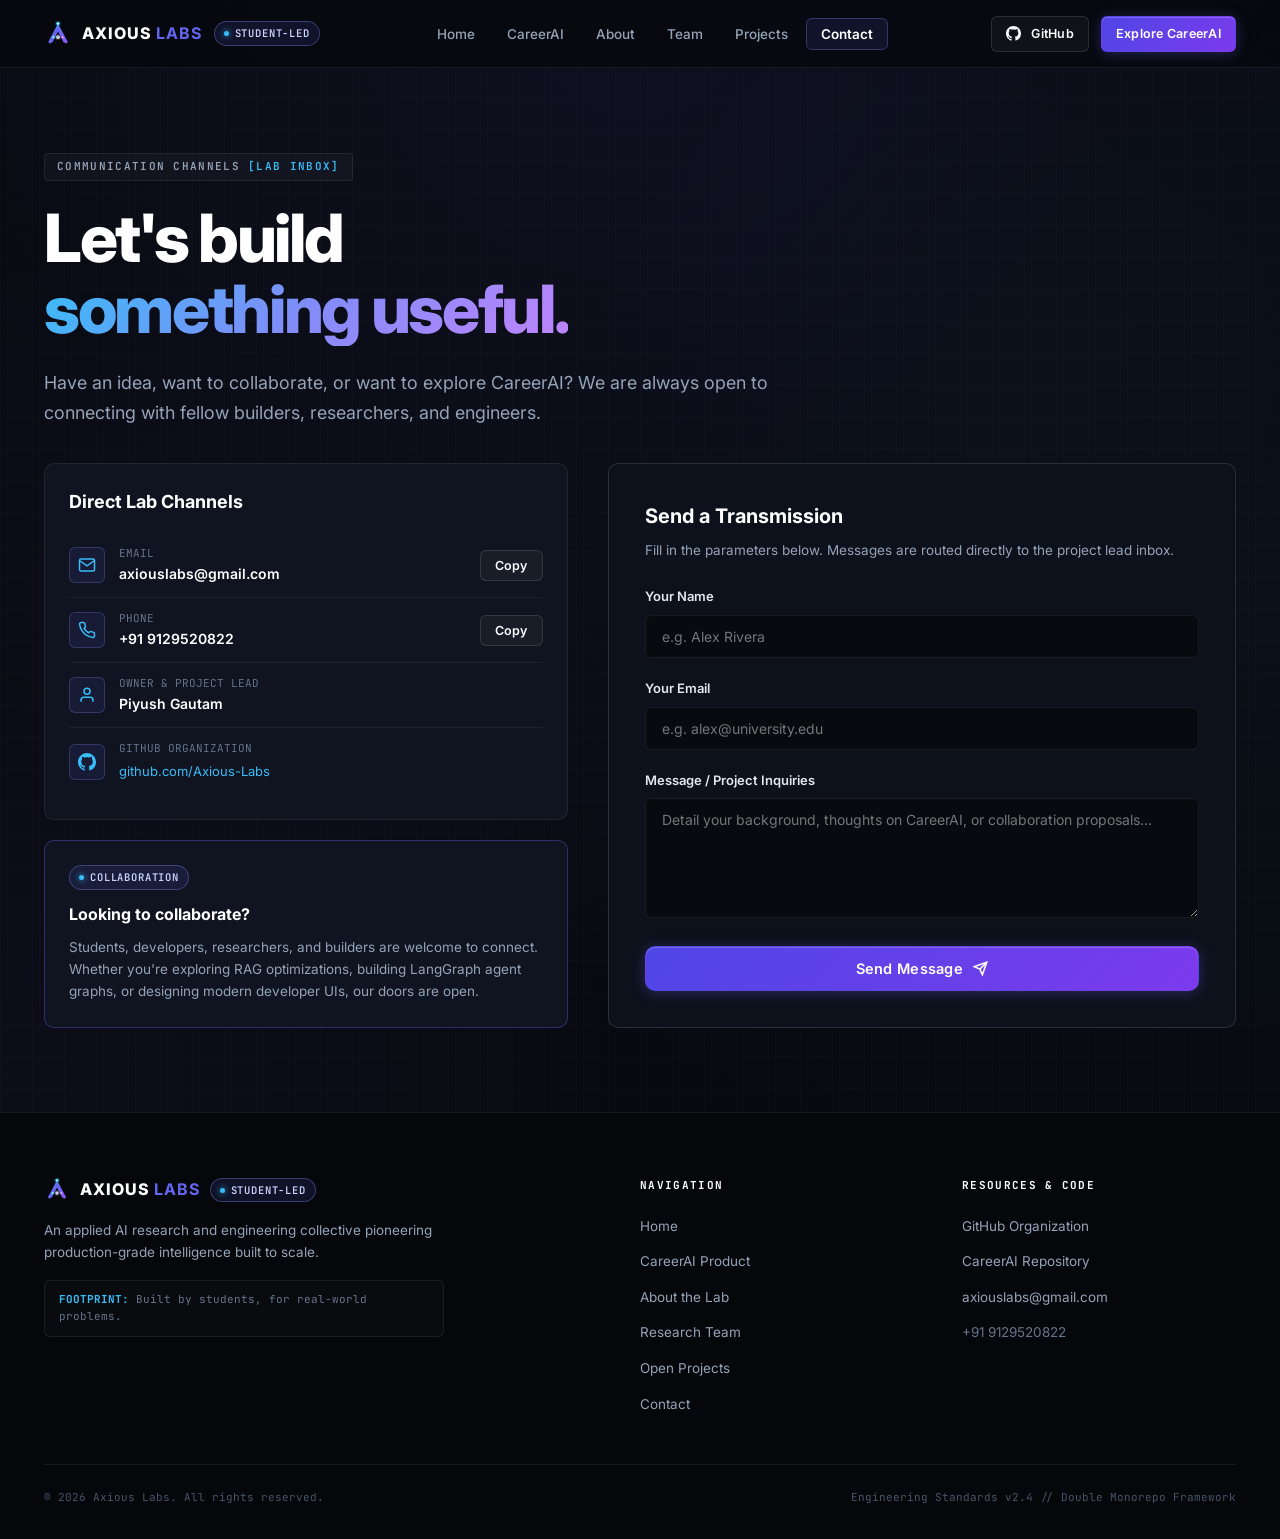
<file: contact.html>
<!DOCTYPE html>
<html lang="en">
<head>
  <meta charset="UTF-8">
  <meta name="viewport" content="width=device-width, initial-scale=1.0">
  <title>Contact &amp; Collaborate — Axious Labs</title>
  <meta name="description" content="Connect with Axious Labs and Piyush Gautam. Collaborate on practical open-source AI engineering and CareerAI.">
  <link rel="icon" type="image/svg+xml" href="assets/logo/axious-favicon.svg">
  
  <link rel="preconnect" href="https://fonts.googleapis.com">
  <link rel="preconnect" href="https://fonts.gstatic.com" crossorigin>
  <link href="https://fonts.googleapis.com/css2?family=Inter:wght@300;400;500;600;700;800&family=JetBrains+Mono:wght@400;500;600;700&display=swap" rel="stylesheet">
  <link rel="stylesheet" href="css/style.css">
</head>
<body>

  <!-- NAVBAR -->
  <header class="navbar" id="navbar">
    <div class="container nav-container">
      <div class="nav-brand">
        <a href="index.html" class="nav-logo-link" aria-label="Axious Labs Home">
          <img src="assets/logo/axious-icon.svg" alt="Axious Labs" class="nav-logo-icon" width="28" height="28">
          <span class="nav-brand-text">AXIOUS <span>LABS</span></span>
        </a>
        <span class="badge badge-student">STUDENT-LED</span>
      </div>

      <nav aria-label="Main Navigation">
        <ul class="nav-links">
          <li><a href="index.html" class="nav-link">Home</a></li>
          <li><a href="careerai.html" class="nav-link">CareerAI</a></li>
          <li><a href="about.html" class="nav-link">About</a></li>
          <li><a href="team.html" class="nav-link">Team</a></li>
          <li><a href="projects.html" class="nav-link">Projects</a></li>
          <li><a href="contact.html" class="nav-link active">Contact</a></li>
        </ul>
      </nav>

      <div class="nav-actions">
        <a href="https://github.com/Axious-Labs" target="_blank" rel="noopener noreferrer" class="btn btn-secondary btn-sm">
          <svg width="15" height="15" viewBox="0 0 24 24" fill="currentColor"><path d="M12 0C5.37 0 0 5.37 0 12c0 5.31 3.435 9.795 8.205 11.385.6.105.825-.255.825-.57 0-.285-.015-1.23-.015-2.235-3.015.555-3.795-.735-4.035-1.41-.135-.345-.72-1.41-1.23-1.695-.42-.225-1.02-.78-.015-.795.945-.015 1.62.87 1.845 1.23 1.08 1.815 2.805 1.305 3.495.99.105-.78.42-1.305.765-1.605-2.67-.3-5.46-1.335-5.46-5.925 0-1.305.465-2.385 1.23-3.225-.12-.3-.54-1.53.12-3.18 0 0 1.005-.315 3.3 1.23.96-.27 1.98-.405 3-.405s2.04.135 3 .405c2.295-1.56 3.3-1.23 3.3-1.23.66 1.65.24 2.88.12 3.18.765.84 1.23 1.905 1.23 3.225 0 4.605-2.805 5.625-5.475 5.925.435.375.81 1.095.81 2.22 0 1.605-.015 2.895-.015 3.3 0 .315.225.69.825.57A12.02 12.02 0 0 0 24 12c0-6.63-5.37-12-12-12z"/></svg>
          <span>GitHub</span>
        </a>
        <a href="careerai.html" class="btn btn-primary btn-sm">Explore CareerAI</a>
        <button class="nav-mobile-toggle" aria-label="Toggle Navigation Menu">
          <svg width="20" height="20" viewBox="0 0 24 24" fill="none" stroke="currentColor" stroke-width="2"><line x1="3" y1="12" x2="21" y2="12"/><line x1="3" y1="6" x2="21" y2="6"/><line x1="3" y1="18" x2="21" y2="18"/></svg>
        </button>
      </div>
    </div>
  </header>

  <!-- Mobile Drawer -->
  <div class="mobile-menu" id="mobileMenu">
    <ul class="mobile-nav-links">
      <li><a href="index.html" class="nav-link">Home</a></li>
      <li><a href="careerai.html" class="nav-link">CareerAI</a></li>
      <li><a href="about.html" class="nav-link">About</a></li>
      <li><a href="team.html" class="nav-link">Team</a></li>
      <li><a href="projects.html" class="nav-link">Projects</a></li>
      <li><a href="contact.html" class="nav-link active">Contact</a></li>
    </ul>
  </div>

  <!-- CONTACT HERO & FORM GRID -->
  <section class="hero" id="contact-hero">
    <div class="container">
      <div class="hero-header">
        <div class="hero-pre-badge">
          <span>COMMUNICATION CHANNELS</span>
          <span class="tag">[LAB INBOX]</span>
        </div>

        <h1 class="hero-headline">
          Let's build<br>
          <span class="gradient-text">something useful.</span>
        </h1>

        <p class="hero-subheadline">
          Have an idea, want to collaborate, or want to explore CareerAI? We are always open to connecting with fellow builders, researchers, and engineers.
        </p>
      </div>

      <div class="contact-grid">
        <!-- Direct Contact Information Panel -->
        <div class="contact-info-panel">
          <div class="contact-card">
            <h3 style="font-size:18px; font-weight:700; color:#FFFFFF; margin-bottom:16px;">
              Direct Lab Channels
            </h3>

            <div class="contact-detail-row">
              <div class="contact-icon">
                <svg width="18" height="18" viewBox="0 0 24 24" fill="none" stroke="currentColor" stroke-width="2"><path d="M4 4h16c1.1 0 2 .9 2 2v12c0 1.1-.9 2-2 2H4c-1.1 0-2-.9-2-2V6c0-1.1.9-2 2-2z"/><polyline points="22,6 12,13 2,6"/></svg>
              </div>
              <div style="flex:1;">
                <div style="font-size:11px; font-family:var(--font-mono); color:var(--text-muted); text-transform:uppercase;">Email</div>
                <div style="font-size:14px; font-weight:600; color:#FFFFFF;">axiouslabs@gmail.com</div>
              </div>
              <button class="btn btn-secondary btn-sm" data-copy="axiouslabs@gmail.com" title="Copy Email">
                Copy
              </button>
            </div>

            <div class="contact-detail-row">
              <div class="contact-icon">
                <svg width="18" height="18" viewBox="0 0 24 24" fill="none" stroke="currentColor" stroke-width="2"><path d="M22 16.92v3a2 2 0 0 1-2.18 2 19.79 19.79 0 0 1-8.63-3.07 19.5 19.5 0 0 1-6-6 19.79 19.79 0 0 1-3.07-8.67A2 2 0 0 1 4.11 2h3a2 2 0 0 1 2 1.72 12.84 12.84 0 0 0 .7 2.81 2 2 0 0 1-.45 2.11L8.09 9.91a16 16 0 0 0 6 6l1.27-1.27a2 2 0 0 1 2.11-.45 12.84 12.84 0 0 0 2.81.7A2 2 0 0 1 22 16.92z"/></svg>
              </div>
              <div style="flex:1;">
                <div style="font-size:11px; font-family:var(--font-mono); color:var(--text-muted); text-transform:uppercase;">Phone</div>
                <div style="font-size:14px; font-weight:600; color:#FFFFFF;">+91 9129520822</div>
              </div>
              <button class="btn btn-secondary btn-sm" data-copy="+919129520822" title="Copy Phone">
                Copy
              </button>
            </div>

            <div class="contact-detail-row">
              <div class="contact-icon">
                <svg width="18" height="18" viewBox="0 0 24 24" fill="none" stroke="currentColor" stroke-width="2"><path d="M20 21v-2a4 4 0 0 0-4-4H8a4 4 0 0 0-4 4v2"/><circle cx="12" cy="7" r="4"/></svg>
              </div>
              <div style="flex:1;">
                <div style="font-size:11px; font-family:var(--font-mono); color:var(--text-muted); text-transform:uppercase;">Owner &amp; Project Lead</div>
                <div style="font-size:14px; font-weight:600; color:#FFFFFF;">Piyush Gautam</div>
              </div>
            </div>

            <div class="contact-detail-row">
              <div class="contact-icon">
                <svg width="18" height="18" viewBox="0 0 24 24" fill="currentColor"><path d="M12 0C5.37 0 0 5.37 0 12c0 5.31 3.435 9.795 8.205 11.385.6.105.825-.255.825-.57 0-.285-.015-1.23-.015-2.235-3.015.555-3.795-.735-4.035-1.41-.135-.345-.72-1.41-1.23-1.695-.42-.225-1.02-.78-.015-.795.945-.015 1.62.87 1.845 1.23 1.08 1.815 2.805 1.305 3.495.99.105-.78.42-1.305.765-1.605-2.67-.3-5.46-1.335-5.46-5.925 0-1.305.465-2.385 1.23-3.225-.12-.3-.54-1.53.12-3.18 0 0 1.005-.315 3.3 1.23.96-.27 1.98-.405 3-.405s2.04.135 3 .405c2.295-1.56 3.3-1.23 3.3-1.23.66 1.65.24 2.88.12 3.18.765.84 1.23 1.905 1.23 3.225 0 4.605-2.805 5.625-5.475 5.925.435.375.81 1.095.81 2.22 0 1.605-.015 2.895-.015 3.3 0 .315.225.69.825.57A12.02 12.02 0 0 0 24 12c0-6.63-5.37-12-12-12z"/></svg>
              </div>
              <div style="flex:1;">
                <div style="font-size:11px; font-family:var(--font-mono); color:var(--text-muted); text-transform:uppercase;">GitHub Organization</div>
                <a href="https://github.com/Axious-Labs" target="_blank" rel="noopener noreferrer" style="font-size:13px; color:var(--accent-cyan);">github.com/Axious-Labs</a>
              </div>
            </div>
          </div>

          <!-- Collaboration Callout -->
          <div class="contact-card" style="border-color:var(--border-highlight);">
            <div style="display:flex; align-items:center; gap:8px; margin-bottom:12px;">
              <span class="badge badge-student">COLLABORATION</span>
            </div>
            <h4 style="font-size:16px; font-weight:700; color:#FFFFFF; margin-bottom:8px;">Looking to collaborate?</h4>
            <p style="font-size:13.5px; color:var(--text-secondary); line-height:1.65;">
              Students, developers, researchers, and builders are welcome to connect. Whether you're exploring RAG optimizations, building LangGraph agent graphs, or designing modern developer UIs, our doors are open.
            </p>
          </div>
        </div>

        <!-- Contact Form Card -->
        <div class="contact-form-card">
          <h3 style="font-size:20px; font-weight:700; color:#FFFFFF; margin-bottom:8px;">
            Send a Transmission
          </h3>
          <p style="font-size:13.5px; color:var(--text-secondary); margin-bottom:24px;">
            Fill in the parameters below. Messages are routed directly to the project lead inbox.
          </p>

          <form id="axiousContactForm">
            <div class="form-group">
              <label class="form-label" for="contactName">Your Name</label>
              <input type="text" id="contactName" name="name" class="form-input" placeholder="e.g. Alex Rivera" required>
            </div>

            <div class="form-group">
              <label class="form-label" for="contactEmail">Your Email</label>
              <input type="email" id="contactEmail" name="email" class="form-input" placeholder="e.g. alex@university.edu" required>
            </div>

            <div class="form-group">
              <label class="form-label" for="contactMessage">Message / Project Inquiries</label>
              <textarea id="contactMessage" name="message" class="form-textarea" placeholder="Detail your background, thoughts on CareerAI, or collaboration proposals..." required></textarea>
            </div>

            <button type="submit" class="btn btn-primary btn-lg" style="width:100%;">
              <span>Send Message</span>
              <svg width="15" height="15" viewBox="0 0 24 24" fill="none" stroke="currentColor" stroke-width="2.5"><line x1="22" y1="2" x2="11" y2="13"/><polygon points="22 2 15 22 11 13 2 9 22 2"/></svg>
            </button>
          </form>
        </div>
      </div>
    </div>
  </section>

  <!-- FOOTER -->
  <footer class="footer">
    <div class="container">
      <div class="footer-top">
        <div class="footer-brand">
          <div class="footer-brand-header">
            <img src="assets/logo/axious-icon.svg" alt="Axious Labs" width="26" height="26">
            <span class="nav-brand-text">AXIOUS <span>LABS</span></span>
            <span class="badge badge-student">STUDENT-LED</span>
          </div>
          <p class="footer-desc">
            An applied AI research and engineering collective pioneering production-grade intelligence built to scale.
          </p>
          <div class="footer-footprint-box">
            <strong>FOOTPRINT:</strong> Built by students, for real-world problems.
          </div>
        </div>

        <div>
          <div class="footer-col-title">NAVIGATION</div>
          <ul class="footer-links">
            <li><a href="index.html" class="footer-link">Home</a></li>
            <li><a href="careerai.html" class="footer-link">CareerAI Product</a></li>
            <li><a href="about.html" class="footer-link">About the Lab</a></li>
            <li><a href="team.html" class="footer-link">Research Team</a></li>
            <li><a href="projects.html" class="footer-link">Open Projects</a></li>
            <li><a href="contact.html" class="footer-link">Contact</a></li>
          </ul>
        </div>

        <div>
          <div class="footer-col-title">RESOURCES &amp; CODE</div>
          <ul class="footer-links">
            <li><a href="https://github.com/Axious-Labs" target="_blank" rel="noopener noreferrer" class="footer-link">GitHub Organization</a></li>
            <li><a href="https://github.com/Axious-Labs/CareerAI" target="_blank" rel="noopener noreferrer" class="footer-link">CareerAI Repository</a></li>
            <li><a href="mailto:axiouslabs@gmail.com" class="footer-link">axiouslabs@gmail.com</a></li>
            <li><span class="footer-link" style="color:var(--text-muted);">+91 9129520822</span></li>
          </ul>
        </div>
      </div>

      <div class="footer-bottom">
        <div>&copy; 2026 Axious Labs. All rights reserved.</div>
        <div>Engineering Standards v2.4 // Double Monorepo Framework</div>
      </div>
    </div>
  </footer>

  <script src="js/main.js"></script>
</body>
</html>
</file>
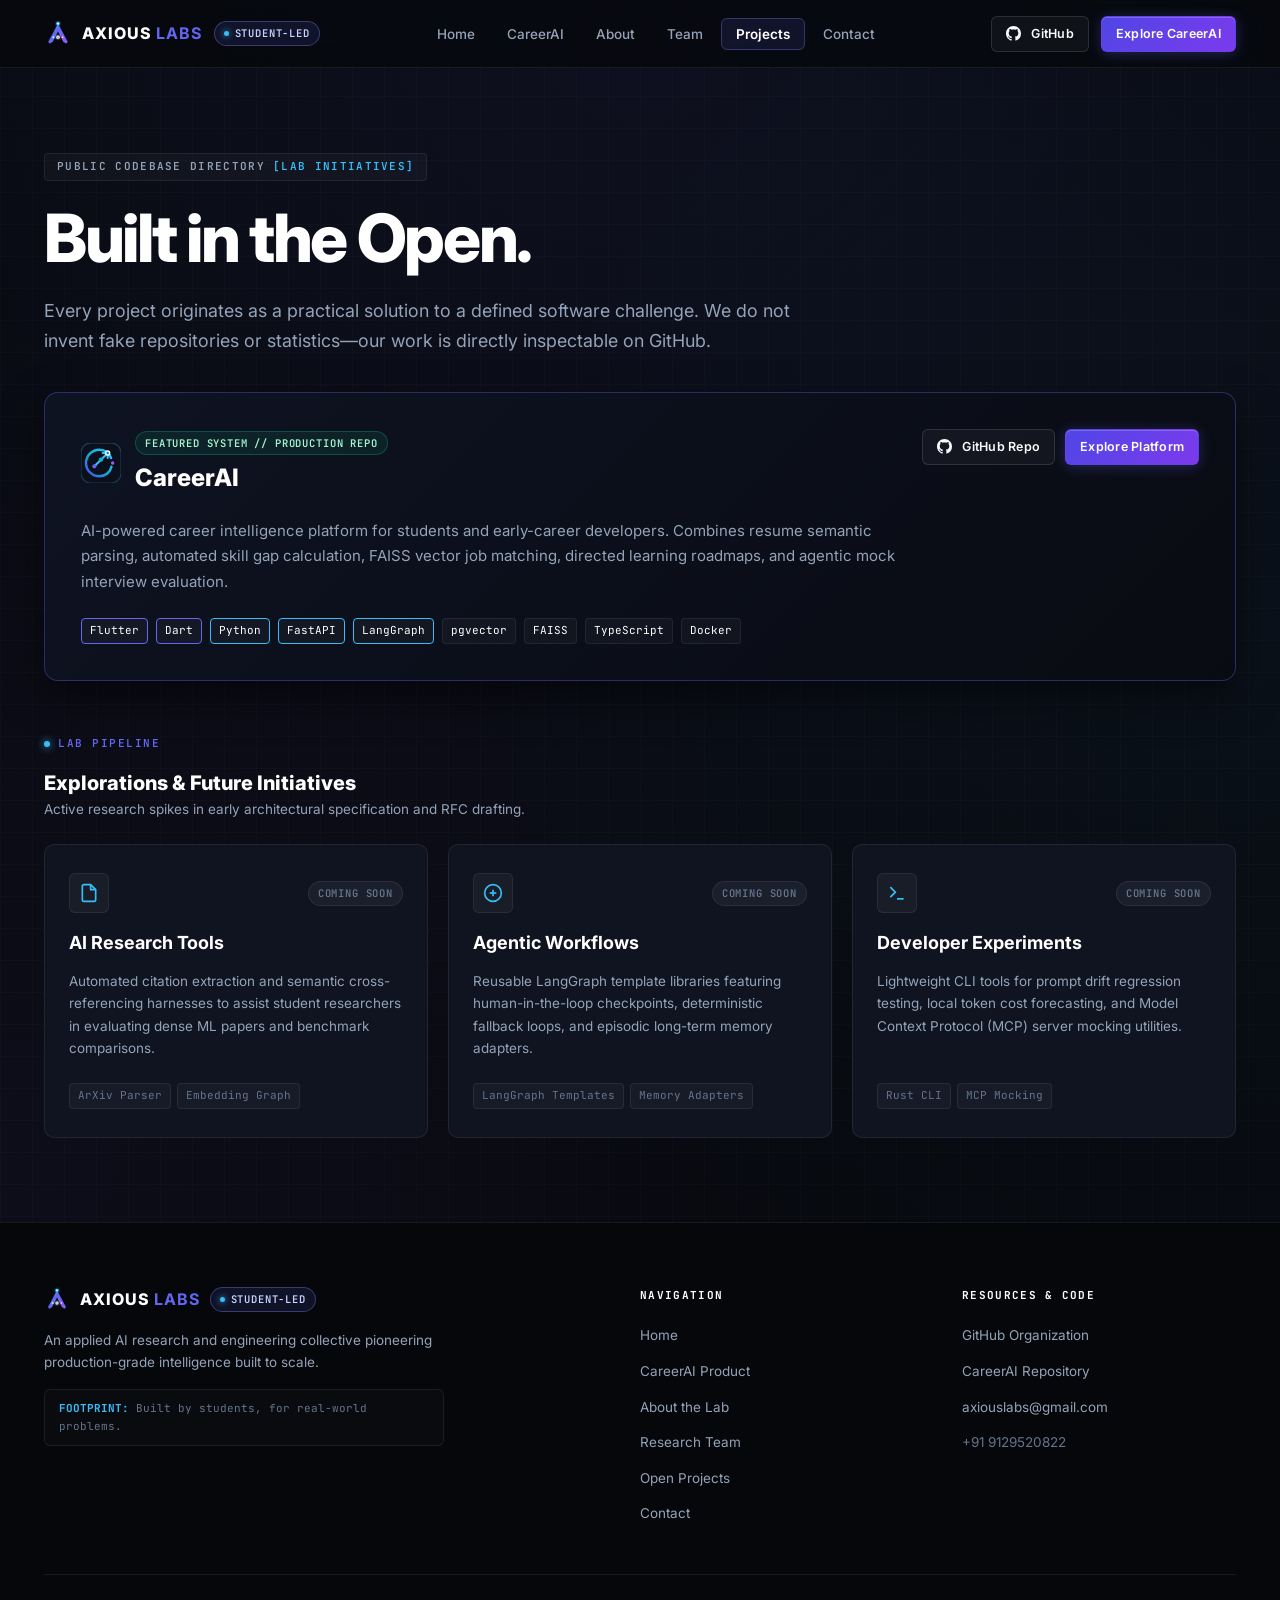
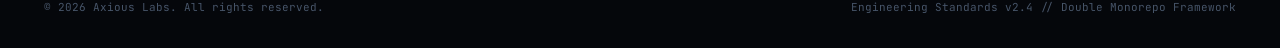
<file: projects.html>
<!DOCTYPE html>
<html lang="en">
<head>
  <meta charset="UTF-8">
  <meta name="viewport" content="width=device-width, initial-scale=1.0">
  <title>Projects — Axious Labs</title>
  <meta name="description" content="Explore open-source initiatives and practical AI systems built by Axious Labs, featuring CareerAI.">
  <link rel="icon" type="image/svg+xml" href="assets/logo/axious-favicon.svg">
  
  <link rel="preconnect" href="https://fonts.googleapis.com">
  <link rel="preconnect" href="https://fonts.gstatic.com" crossorigin>
  <link href="https://fonts.googleapis.com/css2?family=Inter:wght@300;400;500;600;700;800&family=JetBrains+Mono:wght@400;500;600;700&display=swap" rel="stylesheet">
  <link rel="stylesheet" href="css/style.css">
</head>
<body>

  <!-- NAVBAR -->
  <header class="navbar" id="navbar">
    <div class="container nav-container">
      <div class="nav-brand">
        <a href="index.html" class="nav-logo-link" aria-label="Axious Labs Home">
          <img src="assets/logo/axious-icon.svg" alt="Axious Labs" class="nav-logo-icon" width="28" height="28">
          <span class="nav-brand-text">AXIOUS <span>LABS</span></span>
        </a>
        <span class="badge badge-student">STUDENT-LED</span>
      </div>

      <nav aria-label="Main Navigation">
        <ul class="nav-links">
          <li><a href="index.html" class="nav-link">Home</a></li>
          <li><a href="careerai.html" class="nav-link">CareerAI</a></li>
          <li><a href="about.html" class="nav-link">About</a></li>
          <li><a href="team.html" class="nav-link">Team</a></li>
          <li><a href="projects.html" class="nav-link active">Projects</a></li>
          <li><a href="contact.html" class="nav-link">Contact</a></li>
        </ul>
      </nav>

      <div class="nav-actions">
        <a href="https://github.com/Axious-Labs" target="_blank" rel="noopener noreferrer" class="btn btn-secondary btn-sm">
          <svg width="15" height="15" viewBox="0 0 24 24" fill="currentColor"><path d="M12 0C5.37 0 0 5.37 0 12c0 5.31 3.435 9.795 8.205 11.385.6.105.825-.255.825-.57 0-.285-.015-1.23-.015-2.235-3.015.555-3.795-.735-4.035-1.41-.135-.345-.72-1.41-1.23-1.695-.42-.225-1.02-.78-.015-.795.945-.015 1.62.87 1.845 1.23 1.08 1.815 2.805 1.305 3.495.99.105-.78.42-1.305.765-1.605-2.67-.3-5.46-1.335-5.46-5.925 0-1.305.465-2.385 1.23-3.225-.12-.3-.54-1.53.12-3.18 0 0 1.005-.315 3.3 1.23.96-.27 1.98-.405 3-.405s2.04.135 3 .405c2.295-1.56 3.3-1.23 3.3-1.23.66 1.65.24 2.88.12 3.18.765.84 1.23 1.905 1.23 3.225 0 4.605-2.805 5.625-5.475 5.925.435.375.81 1.095.81 2.22 0 1.605-.015 2.895-.015 3.3 0 .315.225.69.825.57A12.02 12.02 0 0 0 24 12c0-6.63-5.37-12-12-12z"/></svg>
          <span>GitHub</span>
        </a>
        <a href="careerai.html" class="btn btn-primary btn-sm">Explore CareerAI</a>
        <button class="nav-mobile-toggle" aria-label="Toggle Navigation Menu">
          <svg width="20" height="20" viewBox="0 0 24 24" fill="none" stroke="currentColor" stroke-width="2"><line x1="3" y1="12" x2="21" y2="12"/><line x1="3" y1="6" x2="21" y2="6"/><line x1="3" y1="18" x2="21" y2="18"/></svg>
        </button>
      </div>
    </div>
  </header>

  <!-- Mobile Drawer -->
  <div class="mobile-menu" id="mobileMenu">
    <ul class="mobile-nav-links">
      <li><a href="index.html" class="nav-link">Home</a></li>
      <li><a href="careerai.html" class="nav-link">CareerAI</a></li>
      <li><a href="about.html" class="nav-link">About</a></li>
      <li><a href="team.html" class="nav-link">Team</a></li>
      <li><a href="projects.html" class="nav-link active">Projects</a></li>
      <li><a href="contact.html" class="nav-link">Contact</a></li>
    </ul>
  </div>

  <!-- PROJECTS HERO -->
  <section class="hero" id="projects-hero">
    <div class="container">
      <div class="hero-header">
        <div class="hero-pre-badge">
          <span>PUBLIC CODEBASE DIRECTORY</span>
          <span class="tag">[LAB INITIATIVES]</span>
        </div>

        <h1 class="hero-headline">
          Built in the Open.
        </h1>

        <p class="hero-subheadline">
          Every project originates as a practical solution to a defined software challenge. We do not invent fake repositories or statistics—our work is directly inspectable on GitHub.
        </p>
      </div>

      <!-- FEATURED PROJECT: CAREERAI LARGE CARD -->
      <div style="background:linear-gradient(135deg, #0E1322 0%, #090B12 100%); border:1px solid var(--border-highlight); border-radius:var(--radius-lg); padding:36px; margin-bottom:48px; box-shadow: 0 16px 40px rgba(0,0,0,0.5);">
        <div style="display:flex; justify-content:space-between; align-items:flex-start; flex-wrap:wrap; gap:16px; margin-bottom:20px;">
          <div style="display:flex; align-items:center; gap:14px;">
            <img src="assets/logo/careerai-icon.svg" alt="CareerAI Icon" width="40" height="40">
            <div>
              <span class="badge badge-emerald" style="margin-bottom:4px;">FEATURED SYSTEM // PRODUCTION REPO</span>
              <h2 style="font-size:24px; font-weight:800; color:#FFFFFF;">CareerAI</h2>
            </div>
          </div>
          <div style="display:flex; gap:10px;">
            <a href="https://github.com/Axious-Labs/CareerAI" target="_blank" rel="noopener noreferrer" class="btn btn-secondary btn-sm">
              <svg width="15" height="15" viewBox="0 0 24 24" fill="currentColor"><path d="M12 0C5.37 0 0 5.37 0 12c0 5.31 3.435 9.795 8.205 11.385.6.105.825-.255.825-.57 0-.285-.015-1.23-.015-2.235-3.015.555-3.795-.735-4.035-1.41-.135-.345-.72-1.41-1.23-1.695-.42-.225-1.02-.78-.015-.795.945-.015 1.62.87 1.845 1.23 1.08 1.815 2.805 1.305 3.495.99.105-.78.42-1.305.765-1.605-2.67-.3-5.46-1.335-5.46-5.925 0-1.305.465-2.385 1.23-3.225-.12-.3-.54-1.53.12-3.18 0 0 1.005-.315 3.3 1.23.96-.27 1.98-.405 3-.405s2.04.135 3 .405c2.295-1.56 3.3-1.23 3.3-1.23.66 1.65.24 2.88.12 3.18.765.84 1.23 1.905 1.23 3.225 0 4.605-2.805 5.625-5.475 5.925.435.375.81 1.095.81 2.22 0 1.605-.015 2.895-.015 3.3 0 .315.225.69.825.57A12.02 12.02 0 0 0 24 12c0-6.63-5.37-12-12-12z"/></svg>
              <span>GitHub Repo</span>
            </a>
            <a href="careerai.html" class="btn btn-primary btn-sm">Explore Platform</a>
          </div>
        </div>

        <p style="font-size:15px; color:var(--text-secondary); line-height:1.7; margin-bottom:24px; max-width:850px;">
          AI-powered career intelligence platform for students and early-career developers. Combines resume semantic parsing, automated skill gap calculation, FAISS vector job matching, directed learning roadmaps, and agentic mock interview evaluation.
        </p>

        <div class="domain-tags" style="gap:8px;">
          <span class="tech-tag" style="color:#FFFFFF; border-color:var(--accent-indigo);">Flutter</span>
          <span class="tech-tag" style="color:#FFFFFF; border-color:var(--accent-indigo);">Dart</span>
          <span class="tech-tag" style="color:#FFFFFF; border-color:var(--accent-cyan);">Python</span>
          <span class="tech-tag" style="color:#FFFFFF; border-color:var(--accent-cyan);">FastAPI</span>
          <span class="tech-tag" style="color:#FFFFFF; border-color:var(--accent-cyan);">LangGraph</span>
          <span class="tech-tag" style="color:#FFFFFF;">pgvector</span>
          <span class="tech-tag" style="color:#FFFFFF;">FAISS</span>
          <span class="tech-tag" style="color:#FFFFFF;">TypeScript</span>
          <span class="tech-tag" style="color:#FFFFFF;">Docker</span>
        </div>
      </div>

      <!-- EXPLORATORY / COMING SOON PROJECT INITIATIVES -->
      <div class="section-header-row" style="margin-bottom:24px;">
        <div>
          <span class="section-label">LAB PIPELINE</span>
          <h3 style="font-size:20px; font-weight:800; color:#FFFFFF;">Explorations &amp; Future Initiatives</h3>
          <p style="font-size:13.5px; color:var(--text-secondary);">
            Active research spikes in early architectural specification and RFC drafting.
          </p>
        </div>
      </div>

      <div class="domain-grid">
        <!-- AI Research Tools -->
        <div class="domain-card">
          <div style="display:flex; justify-content:space-between; align-items:center; margin-bottom:16px;">
            <div class="domain-icon-box" style="margin-bottom:0;">
              <svg width="20" height="20" viewBox="0 0 24 24" fill="none" stroke="currentColor" stroke-width="2"><path d="M14 2H6a2 2 0 0 0-2 2v16a2 2 0 0 0 2 2h12a2 2 0 0 0 2-2V8z"/><polyline points="14 2 14 8 20 8"/></svg>
            </div>
            <span class="badge" style="background:rgba(255,255,255,0.05); color:var(--text-muted); border:1px solid var(--border-subtle);">COMING SOON</span>
          </div>
          <h3>AI Research Tools</h3>
          <p>
            Automated citation extraction and semantic cross-referencing harnesses to assist student researchers in evaluating dense ML papers and benchmark comparisons.
          </p>
          <div class="domain-tags">
            <span class="tech-tag">ArXiv Parser</span>
            <span class="tech-tag">Embedding Graph</span>
          </div>
        </div>

        <!-- Agentic Workflows -->
        <div class="domain-card">
          <div style="display:flex; justify-content:space-between; align-items:center; margin-bottom:16px;">
            <div class="domain-icon-box" style="margin-bottom:0;">
              <svg width="20" height="20" viewBox="0 0 24 24" fill="none" stroke="currentColor" stroke-width="2"><circle cx="12" cy="12" r="10"/><path d="M8 12h8"/><path d="M12 8v8"/></svg>
            </div>
            <span class="badge" style="background:rgba(255,255,255,0.05); color:var(--text-muted); border:1px solid var(--border-subtle);">COMING SOON</span>
          </div>
          <h3>Agentic Workflows</h3>
          <p>
            Reusable LangGraph template libraries featuring human-in-the-loop checkpoints, deterministic fallback loops, and episodic long-term memory adapters.
          </p>
          <div class="domain-tags">
            <span class="tech-tag">LangGraph Templates</span>
            <span class="tech-tag">Memory Adapters</span>
          </div>
        </div>

        <!-- Developer Experiments -->
        <div class="domain-card">
          <div style="display:flex; justify-content:space-between; align-items:center; margin-bottom:16px;">
            <div class="domain-icon-box" style="margin-bottom:0;">
              <svg width="20" height="20" viewBox="0 0 24 24" fill="none" stroke="currentColor" stroke-width="2"><polyline points="4 17 10 11 4 5"/><line x1="12" y1="19" x2="20" y2="19"/></svg>
            </div>
            <span class="badge" style="background:rgba(255,255,255,0.05); color:var(--text-muted); border:1px solid var(--border-subtle);">COMING SOON</span>
          </div>
          <h3>Developer Experiments</h3>
          <p>
            Lightweight CLI tools for prompt drift regression testing, local token cost forecasting, and Model Context Protocol (MCP) server mocking utilities.
          </p>
          <div class="domain-tags">
            <span class="tech-tag">Rust CLI</span>
            <span class="tech-tag">MCP Mocking</span>
          </div>
        </div>
      </div>
    </div>
  </section>

  <!-- FOOTER -->
  <footer class="footer">
    <div class="container">
      <div class="footer-top">
        <div class="footer-brand">
          <div class="footer-brand-header">
            <img src="assets/logo/axious-icon.svg" alt="Axious Labs" width="26" height="26">
            <span class="nav-brand-text">AXIOUS <span>LABS</span></span>
            <span class="badge badge-student">STUDENT-LED</span>
          </div>
          <p class="footer-desc">
            An applied AI research and engineering collective pioneering production-grade intelligence built to scale.
          </p>
          <div class="footer-footprint-box">
            <strong>FOOTPRINT:</strong> Built by students, for real-world problems.
          </div>
        </div>

        <div>
          <div class="footer-col-title">NAVIGATION</div>
          <ul class="footer-links">
            <li><a href="index.html" class="footer-link">Home</a></li>
            <li><a href="careerai.html" class="footer-link">CareerAI Product</a></li>
            <li><a href="about.html" class="footer-link">About the Lab</a></li>
            <li><a href="team.html" class="footer-link">Research Team</a></li>
            <li><a href="projects.html" class="footer-link">Open Projects</a></li>
            <li><a href="contact.html" class="footer-link">Contact</a></li>
          </ul>
        </div>

        <div>
          <div class="footer-col-title">RESOURCES &amp; CODE</div>
          <ul class="footer-links">
            <li><a href="https://github.com/Axious-Labs" target="_blank" rel="noopener noreferrer" class="footer-link">GitHub Organization</a></li>
            <li><a href="https://github.com/Axious-Labs/CareerAI" target="_blank" rel="noopener noreferrer" class="footer-link">CareerAI Repository</a></li>
            <li><a href="mailto:axiouslabs@gmail.com" class="footer-link">axiouslabs@gmail.com</a></li>
            <li><span class="footer-link" style="color:var(--text-muted);">+91 9129520822</span></li>
          </ul>
        </div>
      </div>

      <div class="footer-bottom">
        <div>&copy; 2026 Axious Labs. All rights reserved.</div>
        <div>Engineering Standards v2.4 // Double Monorepo Framework</div>
      </div>
    </div>
  </footer>

  <script src="js/main.js"></script>
</body>
</html>
</file>
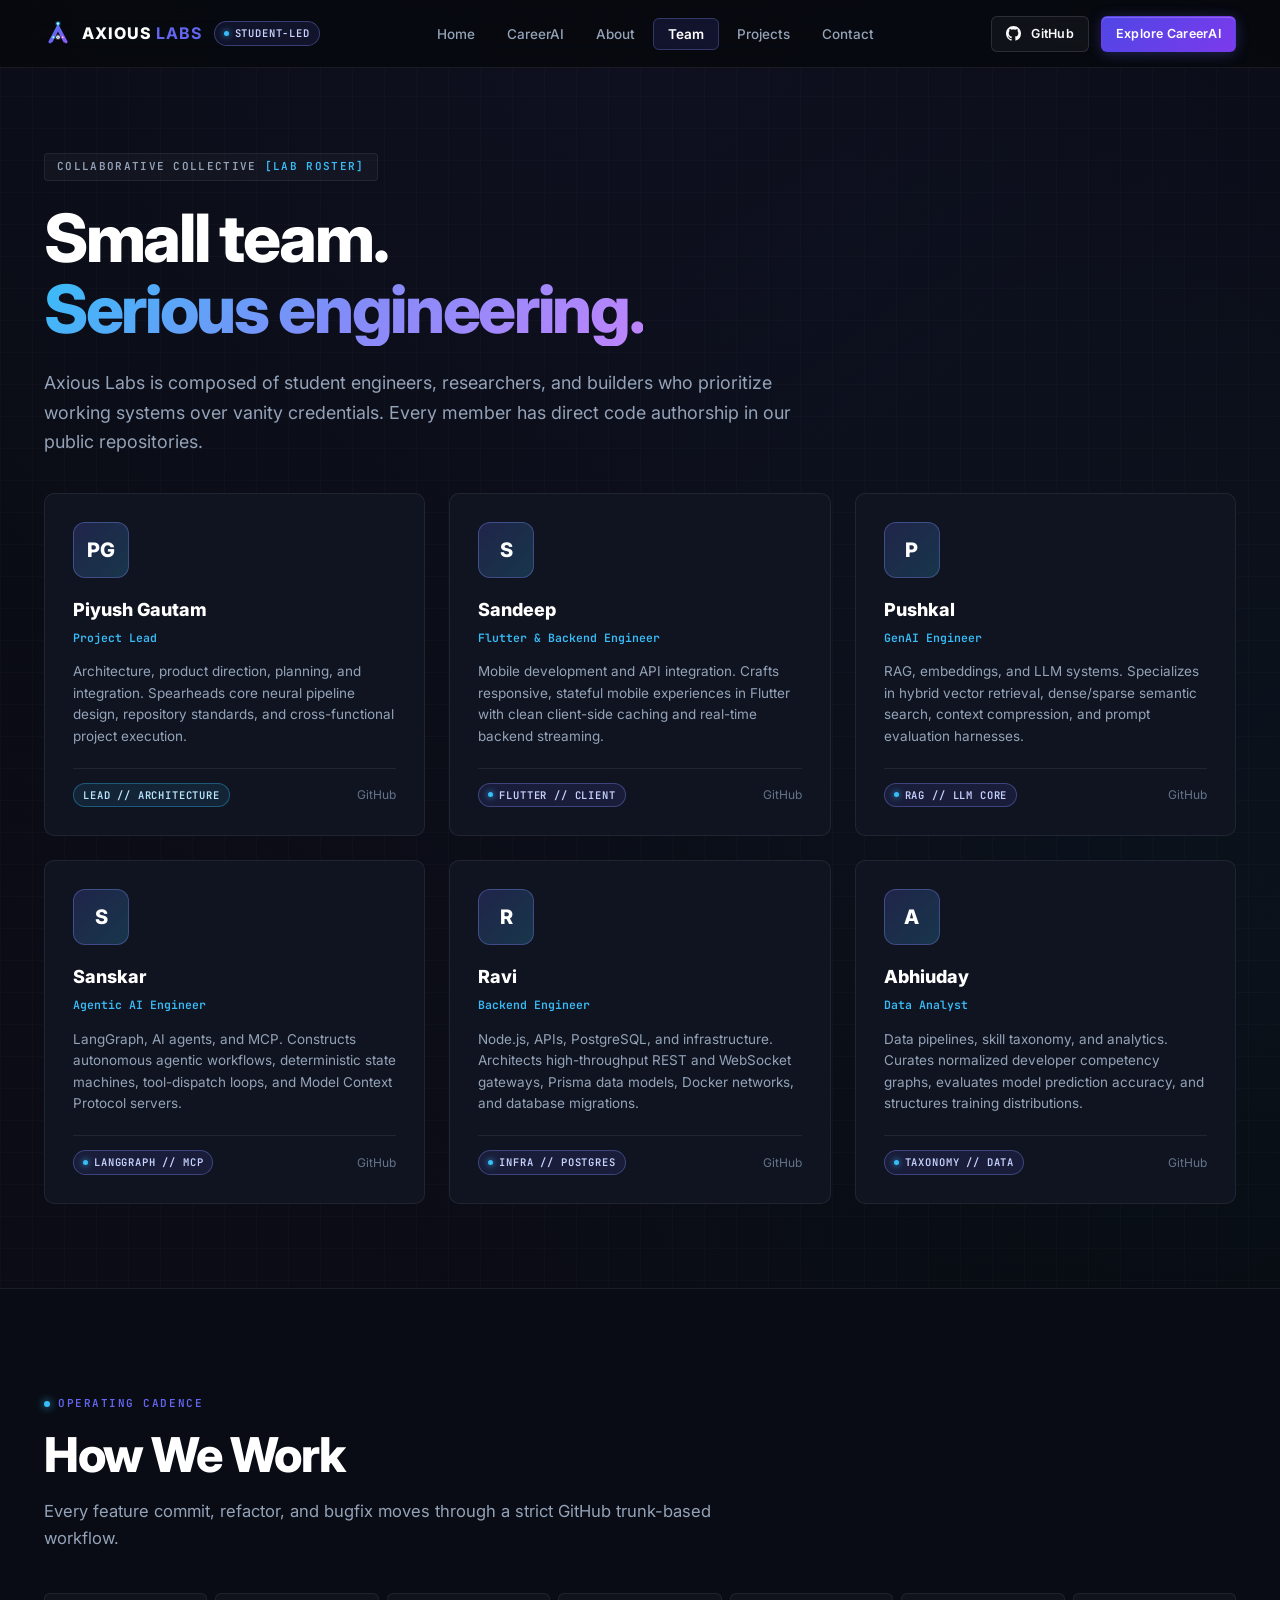
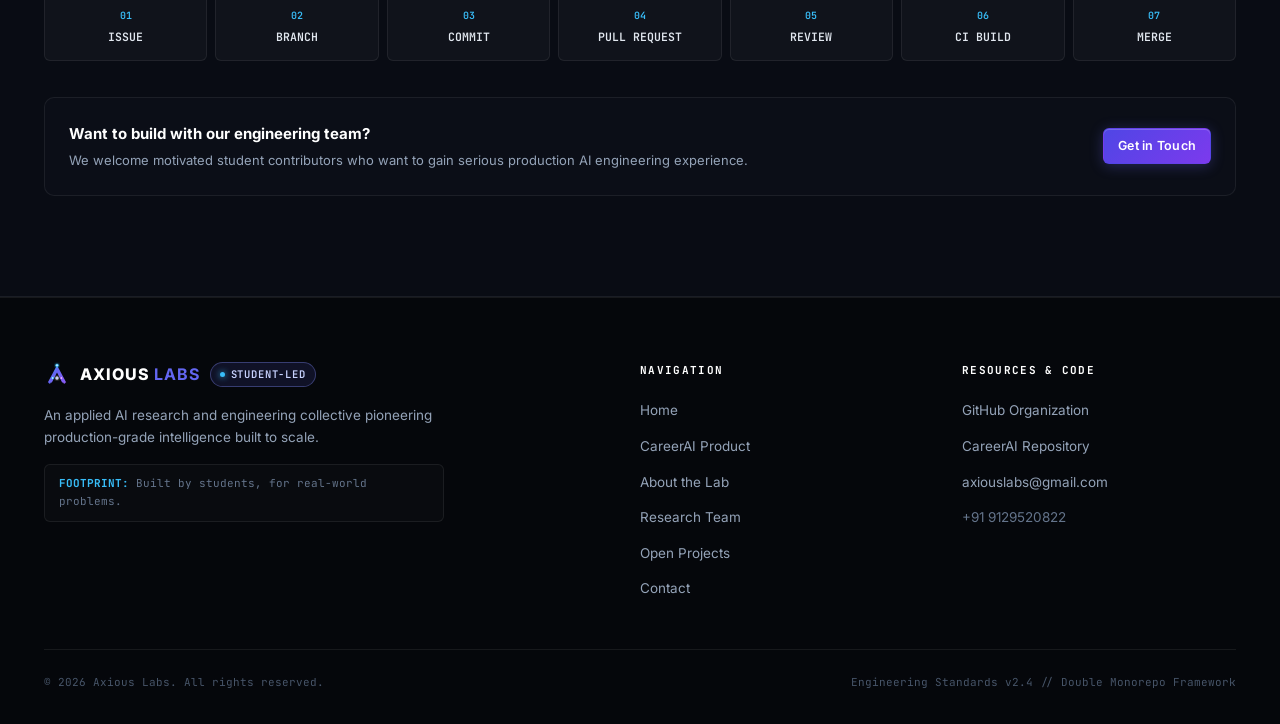
<file: team.html>
<!DOCTYPE html>
<html lang="en">
<head>
  <meta charset="UTF-8">
  <meta name="viewport" content="width=device-width, initial-scale=1.0">
  <title>Engineering Team — Axious Labs</title>
  <meta name="description" content="Meet the undergraduate engineering collective behind Axious Labs and CareerAI. Small team, serious engineering.">
  <link rel="icon" type="image/svg+xml" href="assets/logo/axious-favicon.svg">
  
  <link rel="preconnect" href="https://fonts.googleapis.com">
  <link rel="preconnect" href="https://fonts.gstatic.com" crossorigin>
  <link href="https://fonts.googleapis.com/css2?family=Inter:wght@300;400;500;600;700;800&family=JetBrains+Mono:wght@400;500;600;700&display=swap" rel="stylesheet">
  <link rel="stylesheet" href="css/style.css">
</head>
<body>

  <!-- NAVBAR -->
  <header class="navbar" id="navbar">
    <div class="container nav-container">
      <div class="nav-brand">
        <a href="index.html" class="nav-logo-link" aria-label="Axious Labs Home">
          <img src="assets/logo/axious-icon.svg" alt="Axious Labs" class="nav-logo-icon" width="28" height="28">
          <span class="nav-brand-text">AXIOUS <span>LABS</span></span>
        </a>
        <span class="badge badge-student">STUDENT-LED</span>
      </div>

      <nav aria-label="Main Navigation">
        <ul class="nav-links">
          <li><a href="index.html" class="nav-link">Home</a></li>
          <li><a href="careerai.html" class="nav-link">CareerAI</a></li>
          <li><a href="about.html" class="nav-link">About</a></li>
          <li><a href="team.html" class="nav-link active">Team</a></li>
          <li><a href="projects.html" class="nav-link">Projects</a></li>
          <li><a href="contact.html" class="nav-link">Contact</a></li>
        </ul>
      </nav>

      <div class="nav-actions">
        <a href="https://github.com/Axious-Labs" target="_blank" rel="noopener noreferrer" class="btn btn-secondary btn-sm">
          <svg width="15" height="15" viewBox="0 0 24 24" fill="currentColor"><path d="M12 0C5.37 0 0 5.37 0 12c0 5.31 3.435 9.795 8.205 11.385.6.105.825-.255.825-.57 0-.285-.015-1.23-.015-2.235-3.015.555-3.795-.735-4.035-1.41-.135-.345-.72-1.41-1.23-1.695-.42-.225-1.02-.78-.015-.795.945-.015 1.62.87 1.845 1.23 1.08 1.815 2.805 1.305 3.495.99.105-.78.42-1.305.765-1.605-2.67-.3-5.46-1.335-5.46-5.925 0-1.305.465-2.385 1.23-3.225-.12-.3-.54-1.53.12-3.18 0 0 1.005-.315 3.3 1.23.96-.27 1.98-.405 3-.405s2.04.135 3 .405c2.295-1.56 3.3-1.23 3.3-1.23.66 1.65.24 2.88.12 3.18.765.84 1.23 1.905 1.23 3.225 0 4.605-2.805 5.625-5.475 5.925.435.375.81 1.095.81 2.22 0 1.605-.015 2.895-.015 3.3 0 .315.225.69.825.57A12.02 12.02 0 0 0 24 12c0-6.63-5.37-12-12-12z"/></svg>
          <span>GitHub</span>
        </a>
        <a href="careerai.html" class="btn btn-primary btn-sm">Explore CareerAI</a>
        <button class="nav-mobile-toggle" aria-label="Toggle Navigation Menu">
          <svg width="20" height="20" viewBox="0 0 24 24" fill="none" stroke="currentColor" stroke-width="2"><line x1="3" y1="12" x2="21" y2="12"/><line x1="3" y1="6" x2="21" y2="6"/><line x1="3" y1="18" x2="21" y2="18"/></svg>
        </button>
      </div>
    </div>
  </header>

  <!-- Mobile Drawer -->
  <div class="mobile-menu" id="mobileMenu">
    <ul class="mobile-nav-links">
      <li><a href="index.html" class="nav-link">Home</a></li>
      <li><a href="careerai.html" class="nav-link">CareerAI</a></li>
      <li><a href="about.html" class="nav-link">About</a></li>
      <li><a href="team.html" class="nav-link active">Team</a></li>
      <li><a href="projects.html" class="nav-link">Projects</a></li>
      <li><a href="contact.html" class="nav-link">Contact</a></li>
    </ul>
  </div>

  <!-- TEAM HERO -->
  <section class="hero" id="team-hero">
    <div class="container">
      <div class="hero-header">
        <div class="hero-pre-badge">
          <span>COLLABORATIVE COLLECTIVE</span>
          <span class="tag">[LAB ROSTER]</span>
        </div>

        <h1 class="hero-headline">
          Small team.<br>
          <span class="gradient-text">Serious engineering.</span>
        </h1>

        <p class="hero-subheadline">
          Axious Labs is composed of student engineers, researchers, and builders who prioritize working systems over vanity credentials. Every member has direct code authorship in our public repositories.
        </p>
      </div>

      <!-- TEAM MEMBERS GRID (6 AUTHENTIC MEMBERS) -->
      <div class="team-grid">
        <!-- 1. Piyush Gautam -->
        <div class="team-card">
          <div class="team-avatar-box">PG</div>
          <h3 class="team-name">Piyush Gautam</h3>
          <div class="team-role">Project Lead</div>
          <p class="team-bio">
            Architecture, product direction, planning, and integration. Spearheads core neural pipeline design, repository standards, and cross-functional project execution.
          </p>
          <div class="team-footer">
            <span class="badge badge-cyan">LEAD // ARCHITECTURE</span>
            <a href="https://github.com/Axious-Labs" target="_blank" rel="noopener noreferrer" style="color:var(--text-muted); font-size:12px;">GitHub</a>
          </div>
        </div>

        <!-- 2. Sandeep -->
        <div class="team-card">
          <div class="team-avatar-box">S</div>
          <h3 class="team-name">Sandeep</h3>
          <div class="team-role">Flutter &amp; Backend Engineer</div>
          <p class="team-bio">
            Mobile development and API integration. Crafts responsive, stateful mobile experiences in Flutter with clean client-side caching and real-time backend streaming.
          </p>
          <div class="team-footer">
            <span class="badge badge-student">FLUTTER // CLIENT</span>
            <a href="https://github.com/Axious-Labs" target="_blank" rel="noopener noreferrer" style="color:var(--text-muted); font-size:12px;">GitHub</a>
          </div>
        </div>

        <!-- 3. Pushkal -->
        <div class="team-card">
          <div class="team-avatar-box">P</div>
          <h3 class="team-name">Pushkal</h3>
          <div class="team-role">GenAI Engineer</div>
          <p class="team-bio">
            RAG, embeddings, and LLM systems. Specializes in hybrid vector retrieval, dense/sparse semantic search, context compression, and prompt evaluation harnesses.
          </p>
          <div class="team-footer">
            <span class="badge badge-student">RAG // LLM CORE</span>
            <a href="https://github.com/Axious-Labs" target="_blank" rel="noopener noreferrer" style="color:var(--text-muted); font-size:12px;">GitHub</a>
          </div>
        </div>

        <!-- 4. Sanskar -->
        <div class="team-card">
          <div class="team-avatar-box">S</div>
          <h3 class="team-name">Sanskar</h3>
          <div class="team-role">Agentic AI Engineer</div>
          <p class="team-bio">
            LangGraph, AI agents, and MCP. Constructs autonomous agentic workflows, deterministic state machines, tool-dispatch loops, and Model Context Protocol servers.
          </p>
          <div class="team-footer">
            <span class="badge badge-student">LANGGRAPH // MCP</span>
            <a href="https://github.com/Axious-Labs" target="_blank" rel="noopener noreferrer" style="color:var(--text-muted); font-size:12px;">GitHub</a>
          </div>
        </div>

        <!-- 5. Ravi -->
        <div class="team-card">
          <div class="team-avatar-box">R</div>
          <h3 class="team-name">Ravi</h3>
          <div class="team-role">Backend Engineer</div>
          <p class="team-bio">
            Node.js, APIs, PostgreSQL, and infrastructure. Architects high-throughput REST and WebSocket gateways, Prisma data models, Docker networks, and database migrations.
          </p>
          <div class="team-footer">
            <span class="badge badge-student">INFRA // POSTGRES</span>
            <a href="https://github.com/Axious-Labs" target="_blank" rel="noopener noreferrer" style="color:var(--text-muted); font-size:12px;">GitHub</a>
          </div>
        </div>

        <!-- 6. Abhiuday -->
        <div class="team-card">
          <div class="team-avatar-box">A</div>
          <h3 class="team-name">Abhiuday</h3>
          <div class="team-role">Data Analyst</div>
          <p class="team-bio">
            Data pipelines, skill taxonomy, and analytics. Curates normalized developer competency graphs, evaluates model prediction accuracy, and structures training distributions.
          </p>
          <div class="team-footer">
            <span class="badge badge-student">TAXONOMY // DATA</span>
            <a href="https://github.com/Axious-Labs" target="_blank" rel="noopener noreferrer" style="color:var(--text-muted); font-size:12px;">GitHub</a>
          </div>
        </div>
      </div>
    </div>
  </section>

  <!-- HOW WE WORK (GIT COLLABORATIVE LIFECYCLE) -->
  <section class="section" style="background:#090C14; border-top:1px solid var(--border-subtle); border-bottom:1px solid var(--border-subtle);">
    <div class="container">
      <div class="section-header-row">
        <div>
          <span class="section-label">OPERATING CADENCE</span>
          <h2 class="section-title">How We Work</h2>
          <p class="section-subtitle">
            Every feature commit, refactor, and bugfix moves through a strict GitHub trunk-based workflow.
          </p>
        </div>
      </div>

      <div class="git-flow-bar">
        <div class="git-step">
          <div style="color:var(--accent-cyan); font-size:10px; margin-bottom:4px;">01</div>
          ISSUE
        </div>
        <div class="git-step">
          <div style="color:var(--accent-cyan); font-size:10px; margin-bottom:4px;">02</div>
          BRANCH
        </div>
        <div class="git-step">
          <div style="color:var(--accent-cyan); font-size:10px; margin-bottom:4px;">03</div>
          COMMIT
        </div>
        <div class="git-step">
          <div style="color:var(--accent-cyan); font-size:10px; margin-bottom:4px;">04</div>
          PULL REQUEST
        </div>
        <div class="git-step">
          <div style="color:var(--accent-cyan); font-size:10px; margin-bottom:4px;">05</div>
          REVIEW
        </div>
        <div class="git-step">
          <div style="color:var(--accent-cyan); font-size:10px; margin-bottom:4px;">06</div>
          CI BUILD
        </div>
        <div class="git-step">
          <div style="color:var(--accent-cyan); font-size:10px; margin-bottom:4px;">07</div>
          MERGE
        </div>
      </div>

      <div style="margin-top: 36px; background:#0B0E17; border:1px solid var(--border-subtle); border-radius:var(--radius-md); padding:24px; display:flex; justify-content:space-between; align-items:center; flex-wrap:wrap; gap:16px;">
        <div>
          <h4 style="font-size:15px; color:#FFFFFF; margin-bottom:4px;">Want to build with our engineering team?</h4>
          <p style="font-size:13px; color:var(--text-secondary);">
            We welcome motivated student contributors who want to gain serious production AI engineering experience.
          </p>
        </div>
        <a href="contact.html" class="btn btn-primary btn-sm">Get in Touch</a>
      </div>
    </div>
  </section>

  <!-- FOOTER -->
  <footer class="footer">
    <div class="container">
      <div class="footer-top">
        <div class="footer-brand">
          <div class="footer-brand-header">
            <img src="assets/logo/axious-icon.svg" alt="Axious Labs" width="26" height="26">
            <span class="nav-brand-text">AXIOUS <span>LABS</span></span>
            <span class="badge badge-student">STUDENT-LED</span>
          </div>
          <p class="footer-desc">
            An applied AI research and engineering collective pioneering production-grade intelligence built to scale.
          </p>
          <div class="footer-footprint-box">
            <strong>FOOTPRINT:</strong> Built by students, for real-world problems.
          </div>
        </div>

        <div>
          <div class="footer-col-title">NAVIGATION</div>
          <ul class="footer-links">
            <li><a href="index.html" class="footer-link">Home</a></li>
            <li><a href="careerai.html" class="footer-link">CareerAI Product</a></li>
            <li><a href="about.html" class="footer-link">About the Lab</a></li>
            <li><a href="team.html" class="footer-link">Research Team</a></li>
            <li><a href="projects.html" class="footer-link">Open Projects</a></li>
            <li><a href="contact.html" class="footer-link">Contact</a></li>
          </ul>
        </div>

        <div>
          <div class="footer-col-title">RESOURCES &amp; CODE</div>
          <ul class="footer-links">
            <li><a href="https://github.com/Axious-Labs" target="_blank" rel="noopener noreferrer" class="footer-link">GitHub Organization</a></li>
            <li><a href="https://github.com/Axious-Labs/CareerAI" target="_blank" rel="noopener noreferrer" class="footer-link">CareerAI Repository</a></li>
            <li><a href="mailto:axiouslabs@gmail.com" class="footer-link">axiouslabs@gmail.com</a></li>
            <li><span class="footer-link" style="color:var(--text-muted);">+91 9129520822</span></li>
          </ul>
        </div>
      </div>

      <div class="footer-bottom">
        <div>&copy; 2026 Axious Labs. All rights reserved.</div>
        <div>Engineering Standards v2.4 // Double Monorepo Framework</div>
      </div>
    </div>
  </footer>

  <script src="js/main.js"></script>
</body>
</html>
</file>
<file: css/style.css>
/* ==========================================================================
   AXIOUS LABS — MODERN DARK AI-LAB DESIGN SYSTEM
   Visual Reference: High-tech Dark AI Engineering Lab
   Typography: Inter & JetBrains Mono
   Aesthetic: Navy/Black, Subtle Gradients, Thin Borders, Precision Metrics
   ========================================================================== */

:root {
  /* Color Palette */
  --bg-primary: #07090E;
  --bg-secondary: #0D111A;
  --bg-tertiary: #121724;
  --bg-card: #0F1420;
  --bg-card-hover: #161D2E;
  --bg-card-elevated: #1A2236;
  --bg-glass: rgba(13, 17, 26, 0.75);

  /* Borders */
  --border-subtle: rgba(255, 255, 255, 0.07);
  --border-medium: rgba(255, 255, 255, 0.12);
  --border-highlight: rgba(99, 102, 241, 0.35);
  --border-cyan: rgba(56, 189, 248, 0.35);

  /* Accents */
  --accent-indigo: #6366F1;
  --accent-violet: #8B5CF6;
  --accent-purple: #A855F7;
  --accent-cyan: #38BDF8;
  --accent-teal: #14B8A6;
  --accent-blue: #3B82F6;
  --accent-emerald: #10B981;
  --accent-amber: #F59E0B;
  --accent-rose: #F43F5E;

  /* Gradients */
  --grad-primary: linear-gradient(135deg, #4F46E5 0%, #7C3AED 50%, #9333EA 100%);
  --grad-cyan-indigo: linear-gradient(135deg, #38BDF8 0%, #6366F1 50%, #8B5CF6 100%);
  --grad-text: linear-gradient(135deg, #FFFFFF 20%, #CBD5E1 50%, #94A3B8 100%);
  --grad-text-accent: linear-gradient(135deg, #38BDF8 0%, #818CF8 50%, #C084FC 100%);
  --grad-card-glow: radial-gradient(circle at 50% 0%, rgba(99, 102, 241, 0.12), transparent 70%);

  /* Typography */
  --font-sans: 'Inter', -apple-system, BlinkMacSystemFont, 'Segoe UI', Roboto, sans-serif;
  --font-mono: 'JetBrains Mono', 'Fira Code', 'Courier New', monospace;

  /* Text Colors */
  --text-primary: #F8FAFC;
  --text-secondary: #94A3B8;
  --text-muted: #64748B;
  --text-dim: #475569;

  /* Shadows */
  --shadow-subtle: 0 4px 20px rgba(0, 0, 0, 0.35);
  --shadow-glow-indigo: 0 0 30px rgba(99, 102, 241, 0.25);
  --shadow-glow-cyan: 0 0 25px rgba(56, 189, 248, 0.2);

  /* Layout */
  --max-width: 1240px;
  --nav-height: 68px;
  --radius-sm: 6px;
  --radius-md: 10px;
  --radius-lg: 14px;
  --radius-xl: 20px;
  --transition: all 0.22s cubic-bezier(0.16, 1, 0.3, 1);
}

/* ==========================================================================
   RESET & BASE STYLES
   ========================================================================== */

*, *::before, *::after {
  box-sizing: border-box;
  margin: 0;
  padding: 0;
}

html {
  scroll-behavior: smooth;
  color-scheme: dark;
  font-size: 16px;
}

body {
  background-color: var(--bg-primary);
  color: var(--text-primary);
  font-family: var(--font-sans);
  line-height: 1.6;
  -webkit-font-smoothing: antialiased;
  -moz-osx-font-smoothing: grayscale;
  overflow-x: hidden;
  position: relative;
  background-image: 
    radial-gradient(circle at 50% 0%, rgba(99, 102, 241, 0.08) 0%, transparent 60%),
    radial-gradient(circle at 100% 40%, rgba(56, 189, 248, 0.04) 0%, transparent 50%),
    radial-gradient(circle at 0% 70%, rgba(139, 92, 246, 0.05) 0%, transparent 50%),
    linear-gradient(to right, rgba(255, 255, 255, 0.015) 1px, transparent 1px),
    linear-gradient(to bottom, rgba(255, 255, 255, 0.015) 1px, transparent 1px);
  background-size: 100% 100%, 100% 100%, 100% 100%, 32px 32px, 32px 32px;
}

a {
  color: inherit;
  text-decoration: none;
  transition: var(--transition);
}

button, input, textarea, select {
  font-family: inherit;
  font-size: inherit;
  color: inherit;
}

img, svg {
  display: block;
  max-width: 100%;
}

.container {
  width: 100%;
  max-width: var(--max-width);
  margin-left: auto;
  margin-right: auto;
  padding-left: 24px;
  padding-right: 24px;
}

/* ==========================================================================
   TYPOGRAPHY & UTILITIES
   ========================================================================== */

.mono {
  font-family: var(--font-mono);
}

.section-label {
  display: inline-flex;
  align-items: center;
  gap: 8px;
  font-family: var(--font-mono);
  font-size: 11px;
  font-weight: 600;
  letter-spacing: 0.14em;
  text-transform: uppercase;
  color: var(--accent-indigo);
  margin-bottom: 14px;
}

.section-label::before {
  content: '';
  display: inline-block;
  width: 6px;
  height: 6px;
  border-radius: 50%;
  background-color: var(--accent-cyan);
  box-shadow: 0 0 8px var(--accent-cyan);
}

.section-title {
  font-size: clamp(2rem, 3.8vw, 3rem);
  font-weight: 800;
  line-height: 1.15;
  letter-spacing: -0.03em;
  color: #FFFFFF;
  margin-bottom: 16px;
}

.section-subtitle {
  font-size: clamp(1rem, 1.3vw, 1.15rem);
  color: var(--text-secondary);
  max-width: 700px;
  line-height: 1.65;
}

.gradient-text {
  background: var(--grad-text-accent);
  -webkit-background-clip: text;
  -webkit-text-fill-color: transparent;
  display: inline-block;
}

.badge {
  display: inline-flex;
  align-items: center;
  gap: 6px;
  padding: 3px 9px;
  border-radius: 100px;
  font-family: var(--font-mono);
  font-size: 10.5px;
  font-weight: 600;
  letter-spacing: 0.08em;
  text-transform: uppercase;
}

.badge-student {
  background: rgba(99, 102, 241, 0.12);
  border: 1px solid rgba(129, 140, 248, 0.35);
  color: #C7D2FE;
}

.badge-student::before {
  content: '';
  width: 5px;
  height: 5px;
  border-radius: 50%;
  background-color: #38BDF8;
  box-shadow: 0 0 6px #38BDF8;
}

.badge-cyan {
  background: rgba(56, 189, 248, 0.1);
  border: 1px solid var(--border-cyan);
  color: #BAE6FD;
}

.badge-emerald {
  background: rgba(16, 185, 129, 0.1);
  border: 1px solid rgba(16, 185, 129, 0.3);
  color: #A7F3D0;
}

/* ==========================================================================
   BUTTONS
   ========================================================================== */

.btn {
  display: inline-flex;
  align-items: center;
  justify-content: center;
  gap: 10px;
  padding: 10px 20px;
  border-radius: var(--radius-sm);
  font-size: 13.5px;
  font-weight: 600;
  letter-spacing: 0.02em;
  cursor: pointer;
  transition: var(--transition);
  border: 1px solid transparent;
  white-space: nowrap;
}

.btn-primary {
  background: linear-gradient(135deg, #4F46E5 0%, #7C3AED 100%);
  color: #FFFFFF;
  box-shadow: 0 2px 14px rgba(99, 102, 241, 0.3), inset 0 1px 0 rgba(255, 255, 255, 0.2);
}

.btn-primary:hover {
  background: linear-gradient(135deg, #4338CA 0%, #6D28D9 100%);
  box-shadow: 0 4px 20px rgba(99, 102, 241, 0.5), inset 0 1px 0 rgba(255, 255, 255, 0.3);
  transform: translateY(-1px);
}

.btn-secondary {
  background: rgba(255, 255, 255, 0.04);
  border-color: var(--border-medium);
  color: var(--text-primary);
}

.btn-secondary:hover {
  background: rgba(255, 255, 255, 0.08);
  border-color: rgba(255, 255, 255, 0.25);
  color: #FFFFFF;
  transform: translateY(-1px);
}

.btn-sm {
  padding: 7px 14px;
  font-size: 12.5px;
}

.btn-lg {
  padding: 13px 26px;
  font-size: 14.5px;
  border-radius: var(--radius-md);
}

/* ==========================================================================
   NAVBAR
   ========================================================================== */

.navbar {
  position: sticky;
  top: 0;
  z-index: 1000;
  height: var(--nav-height);
  background: rgba(7, 9, 14, 0.85);
  backdrop-filter: blur(14px);
  -webkit-backdrop-filter: blur(14px);
  border-bottom: 1px solid var(--border-subtle);
  transition: var(--transition);
}

.nav-container {
  display: flex;
  align-items: center;
  justify-content: space-between;
  height: 100%;
}

.nav-brand {
  display: flex;
  align-items: center;
  gap: 12px;
}

.nav-logo-link {
  display: flex;
  align-items: center;
  gap: 10px;
}

.nav-logo-icon {
  width: 28px;
  height: 28px;
}

.nav-brand-text {
  font-size: 16px;
  font-weight: 800;
  letter-spacing: 0.06em;
  color: #FFFFFF;
}

.nav-brand-text span {
  color: var(--accent-indigo);
  font-weight: 700;
}

.nav-links {
  display: flex;
  align-items: center;
  gap: 4px;
  list-style: none;
}

.nav-link {
  font-size: 13.5px;
  font-weight: 500;
  color: var(--text-secondary);
  padding: 7px 14px;
  border-radius: var(--radius-sm);
  transition: var(--transition);
  position: relative;
}

.nav-link:hover {
  color: #FFFFFF;
  background: rgba(255, 255, 255, 0.04);
}

.nav-link.active {
  color: #FFFFFF;
  background: rgba(99, 102, 241, 0.12);
  border: 1px solid rgba(129, 140, 248, 0.3);
  font-weight: 600;
}

.nav-actions {
  display: flex;
  align-items: center;
  gap: 12px;
}

.nav-mobile-toggle {
  display: none;
  background: none;
  border: 1px solid var(--border-subtle);
  color: var(--text-primary);
  padding: 8px;
  border-radius: var(--radius-sm);
  cursor: pointer;
}

/* ==========================================================================
   MOBILE MENU DRAWER
   ========================================================================== */

.mobile-menu {
  position: fixed;
  top: var(--nav-height);
  left: 0;
  right: 0;
  background: rgba(10, 13, 20, 0.98);
  backdrop-filter: blur(20px);
  border-bottom: 1px solid var(--border-medium);
  padding: 24px;
  display: none;
  flex-direction: column;
  gap: 16px;
  z-index: 999;
  box-shadow: 0 20px 40px rgba(0, 0, 0, 0.6);
}

.mobile-menu.open {
  display: flex;
}

.mobile-nav-links {
  display: flex;
  flex-direction: column;
  gap: 8px;
  list-style: none;
}

.mobile-nav-links .nav-link {
  padding: 12px 16px;
  font-size: 15px;
  width: 100%;
}

.mobile-actions {
  display: flex;
  flex-direction: column;
  gap: 10px;
  padding-top: 14px;
  border-top: 1px solid var(--border-subtle);
}

/* ==========================================================================
   HERO SECTION
   ========================================================================== */

.hero {
  padding-top: clamp(48px, 7vw, 84px);
  padding-bottom: clamp(48px, 7vw, 84px);
  position: relative;
  overflow: hidden;
}

.hero-header {
  max-width: 900px;
  margin-bottom: 36px;
}

.hero-pre-badge {
  display: inline-flex;
  align-items: center;
  gap: 8px;
  font-family: var(--font-mono);
  font-size: 11px;
  font-weight: 600;
  letter-spacing: 0.12em;
  color: #94A3B8;
  background: rgba(255, 255, 255, 0.03);
  border: 1px solid var(--border-subtle);
  padding: 4px 12px;
  border-radius: 4px;
  margin-bottom: 22px;
}

.hero-pre-badge .tag {
  color: var(--accent-cyan);
}

.hero-headline {
  font-size: clamp(2.5rem, 5.2vw, 4.4rem);
  font-weight: 800;
  line-height: 1.08;
  letter-spacing: -0.035em;
  color: #FFFFFF;
  margin-bottom: 22px;
}

.hero-subheadline {
  font-size: clamp(1.05rem, 1.4vw, 1.25rem);
  color: var(--text-secondary);
  line-height: 1.65;
  max-width: 780px;
  margin-bottom: 32px;
}

.hero-cta-group {
  display: flex;
  flex-wrap: wrap;
  gap: 14px;
  margin-bottom: 48px;
}

/* Hero 4-card Metadata Row */
.hero-meta-grid {
  display: grid;
  grid-template-columns: repeat(4, 1fr);
  gap: 16px;
  margin-bottom: 48px;
}

.hero-meta-card {
  background: var(--bg-card);
  border: 1px solid var(--border-subtle);
  border-radius: var(--radius-sm);
  padding: 16px 20px;
  transition: var(--transition);
}

.hero-meta-card:hover {
  border-color: var(--border-highlight);
  background: var(--bg-card-hover);
}

.hero-meta-label {
  font-family: var(--font-mono);
  font-size: 10px;
  font-weight: 600;
  letter-spacing: 0.12em;
  text-transform: uppercase;
  color: var(--text-muted);
  margin-bottom: 6px;
}

.hero-meta-value {
  font-size: 14px;
  font-weight: 700;
  color: #FFFFFF;
  display: flex;
  align-items: center;
  gap: 8px;
}

.hero-meta-value .dot {
  width: 6px;
  height: 6px;
  border-radius: 50%;
  background: var(--accent-cyan);
}

/* ==========================================================================
   HERO VISUAL SHOWCASE (CODE TERMINAL + LAB WORKSPACE)
   ========================================================================== */

.hero-visual-grid {
  display: grid;
  grid-template-columns: 1.15fr 0.85fr;
  gap: 20px;
  align-items: stretch;
}

.tech-terminal-card {
  background: #0B0E17;
  border: 1px solid var(--border-medium);
  border-radius: var(--radius-md);
  overflow: hidden;
  box-shadow: 0 16px 40px rgba(0, 0, 0, 0.5);
  display: flex;
  flex-direction: column;
}

.terminal-header {
  background: #0E121E;
  padding: 12px 18px;
  display: flex;
  align-items: center;
  justify-content: space-between;
  border-bottom: 1px solid var(--border-subtle);
}

.terminal-dots {
  display: flex;
  gap: 7px;
}

.terminal-dot {
  width: 10px;
  height: 10px;
  border-radius: 50%;
}

.dot-red { background-color: #EF4444; }
.dot-yellow { background-color: #F59E0B; }
.dot-green { background-color: #10B981; }

.terminal-title {
  font-family: var(--font-mono);
  font-size: 11px;
  font-weight: 600;
  letter-spacing: 0.08em;
  color: var(--text-secondary);
}

.terminal-badge {
  font-family: var(--font-mono);
  font-size: 10.5px;
  color: var(--accent-cyan);
  background: rgba(56, 189, 248, 0.1);
  padding: 2px 8px;
  border-radius: 4px;
}

.terminal-tabs {
  display: flex;
  background: #090B12;
  border-bottom: 1px solid var(--border-subtle);
  padding: 0 12px;
}

.term-tab {
  font-family: var(--font-mono);
  font-size: 11px;
  padding: 8px 14px;
  color: var(--text-muted);
  cursor: pointer;
  border-bottom: 2px solid transparent;
  transition: var(--transition);
  background: none;
  border-top: none;
  border-left: none;
  border-right: none;
}

.term-tab:hover {
  color: var(--text-primary);
}

.term-tab.active {
  color: var(--accent-cyan);
  border-bottom-color: var(--accent-cyan);
  background: rgba(56, 189, 248, 0.04);
}

.terminal-body {
  padding: 18px 20px;
  font-family: var(--font-mono);
  font-size: 12.5px;
  line-height: 1.7;
  overflow-x: auto;
  flex: 1;
  background: #080A10;
}

.code-line {
  display: flex;
}

.line-num {
  width: 28px;
  color: var(--text-dim);
  user-select: none;
  text-align: right;
  margin-right: 16px;
}

.code-content {
  color: #E2E8F0;
}

.c-kw { color: #F472B6; font-weight: 600; }
.c-fn { color: #60A5FA; }
.c-str { color: #34D399; }
.c-param { color: #FBBF24; }
.c-comment { color: #64748B; font-style: italic; }
.c-type { color: #A78BFA; }

.terminal-footer-meta {
  padding: 12px 20px;
  background: #0E121E;
  border-top: 1px solid var(--border-subtle);
  display: flex;
  align-items: center;
  justify-content: space-between;
  font-family: var(--font-mono);
  font-size: 11px;
}

.terminal-metric {
  display: flex;
  align-items: center;
  gap: 8px;
  color: var(--text-secondary);
}

.terminal-metric strong {
  color: var(--accent-emerald);
}

.sparkline-svg {
  width: 60px;
  height: 18px;
}

/* Right Side Lab Workspace Card */
.lab-workspace-card {
  position: relative;
  border-radius: var(--radius-md);
  overflow: hidden;
  border: 1px solid var(--border-medium);
  background: var(--bg-card);
  display: flex;
  flex-direction: column;
}

.lab-img-wrapper {
  position: relative;
  width: 100%;
  height: 100%;
  min-height: 260px;
  overflow: hidden;
}

.lab-workspace-img {
  width: 100%;
  height: 100%;
  object-fit: cover;
  transition: transform 0.6s ease;
}

.lab-workspace-card:hover .lab-workspace-img {
  transform: scale(1.03);
}

.lab-workspace-overlay {
  position: absolute;
  inset: 0;
  background: linear-gradient(to top, rgba(7, 9, 14, 0.95) 0%, rgba(7, 9, 14, 0.2) 60%, transparent 100%);
  display: flex;
  align-items: flex-end;
  padding: 20px;
}

.lab-workspace-caption {
  font-family: var(--font-mono);
  font-size: 11px;
  color: #E2E8F0;
  line-height: 1.5;
  background: rgba(13, 17, 26, 0.85);
  backdrop-filter: blur(8px);
  padding: 10px 14px;
  border-radius: var(--radius-sm);
  border: 1px solid var(--border-subtle);
  width: 100%;
}

.lab-workspace-caption span {
  color: var(--accent-cyan);
  font-weight: 700;
  display: block;
  margin-bottom: 2px;
}

/* ==========================================================================
   SECTION: THREE OPERATING PRINCIPLES (CORE AXIOMS)
   ========================================================================== */

.section {
  padding-top: clamp(60px, 8vw, 100px);
  padding-bottom: clamp(60px, 8vw, 100px);
  position: relative;
}

.section-header-row {
  display: flex;
  align-items: flex-end;
  justify-content: space-between;
  margin-bottom: 40px;
  flex-wrap: wrap;
  gap: 16px;
}

.principles-grid {
  display: grid;
  grid-template-columns: repeat(3, 1fr);
  gap: 24px;
}

.principle-card {
  background: var(--bg-card);
  border: 1px solid var(--border-subtle);
  border-radius: var(--radius-md);
  padding: 32px 28px;
  display: flex;
  flex-direction: column;
  position: relative;
  overflow: hidden;
  transition: var(--transition);
}

.principle-card::before {
  content: '';
  position: absolute;
  top: 0;
  left: 0;
  right: 0;
  height: 2px;
  background: transparent;
  transition: var(--transition);
}

.principle-card:hover {
  background: var(--bg-card-hover);
  border-color: var(--border-highlight);
  transform: translateY(-4px);
  box-shadow: 0 16px 36px rgba(0, 0, 0, 0.45);
}

.principle-card:hover::before {
  background: var(--grad-cyan-indigo);
}

.principle-top {
  display: flex;
  align-items: center;
  justify-content: space-between;
  margin-bottom: 24px;
}

.principle-icon-box {
  width: 44px;
  height: 44px;
  border-radius: var(--radius-sm);
  display: flex;
  align-items: center;
  justify-content: center;
  font-size: 20px;
}

.icon-box-indigo {
  background: rgba(99, 102, 241, 0.15);
  border: 1px solid rgba(129, 140, 248, 0.35);
  color: #A5B4FC;
}

.icon-box-cyan {
  background: rgba(56, 189, 248, 0.15);
  border: 1px solid rgba(56, 189, 248, 0.35);
  color: #7DD3FC;
}

.icon-box-purple {
  background: rgba(168, 85, 247, 0.15);
  border: 1px solid rgba(168, 85, 247, 0.35);
  color: #D8B4FE;
}

.principle-num {
  font-family: var(--font-mono);
  font-size: 24px;
  font-weight: 800;
  color: rgba(255, 255, 255, 0.12);
}

.principle-title {
  font-size: 20px;
  font-weight: 800;
  color: #FFFFFF;
  margin-bottom: 4px;
  letter-spacing: -0.01em;
}

.principle-tagline {
  font-family: var(--font-mono);
  font-size: 11.5px;
  color: var(--accent-cyan);
  margin-bottom: 16px;
  font-weight: 500;
}

.principle-desc {
  font-size: 14.5px;
  color: var(--text-secondary);
  line-height: 1.7;
  margin-bottom: 28px;
  flex: 1;
}

.principle-footer {
  border-top: 1px solid var(--border-subtle);
  padding-top: 16px;
  display: flex;
  align-items: center;
  justify-content: space-between;
  font-family: var(--font-mono);
  font-size: 11px;
}

.principle-meta-label {
  color: var(--text-muted);
}

.principle-meta-val {
  color: var(--text-primary);
  font-weight: 600;
}

/* ==========================================================================
   FEATURED PRODUCT: CAREERAI DASHBOARD PREVIEW
   ========================================================================== */

.product-feature-section {
  background: linear-gradient(180deg, rgba(13, 17, 26, 0.5) 0%, rgba(7, 9, 14, 0.8) 100%);
  border-top: 1px solid var(--border-subtle);
  border-bottom: 1px solid var(--border-subtle);
}

.careerai-preview-box {
  background: #0B0F19;
  border: 1px solid var(--border-medium);
  border-radius: var(--radius-lg);
  overflow: hidden;
  box-shadow: 0 24px 60px rgba(0, 0, 0, 0.6), 0 0 40px rgba(99, 102, 241, 0.08);
}

.preview-nav-bar {
  background: #0E1322;
  padding: 14px 24px;
  display: flex;
  align-items: center;
  justify-content: space-between;
  border-bottom: 1px solid var(--border-subtle);
  flex-wrap: wrap;
  gap: 12px;
}

.preview-brand-tag {
  display: flex;
  align-items: center;
  gap: 10px;
}

.preview-brand-tag img {
  width: 24px;
  height: 24px;
}

.preview-title {
  font-size: 14px;
  font-weight: 700;
  color: #FFFFFF;
}

.preview-tabs {
  display: flex;
  gap: 6px;
  background: #080A12;
  padding: 4px;
  border-radius: var(--radius-sm);
  border: 1px solid var(--border-subtle);
}

.preview-tab-btn {
  background: none;
  border: none;
  padding: 6px 14px;
  font-size: 12px;
  font-weight: 600;
  color: var(--text-muted);
  border-radius: 4px;
  cursor: pointer;
  transition: var(--transition);
}

.preview-tab-btn:hover {
  color: var(--text-primary);
}

.preview-tab-btn.active {
  background: rgba(99, 102, 241, 0.2);
  color: #FFFFFF;
  border: 1px solid rgba(129, 140, 248, 0.3);
}

.preview-content-grid {
  padding: 28px;
  display: grid;
  grid-template-columns: 320px 1fr;
  gap: 24px;
}

.cai-sidebar {
  display: flex;
  flex-direction: column;
  gap: 16px;
}

.cai-user-card {
  background: #0F1422;
  border: 1px solid var(--border-subtle);
  border-radius: var(--radius-md);
  padding: 20px;
}

.cai-user-header {
  display: flex;
  align-items: center;
  gap: 14px;
  margin-bottom: 16px;
}

.cai-avatar {
  width: 48px;
  height: 48px;
  border-radius: 50%;
  background: linear-gradient(135deg, #4F46E5, #06B6D4);
  display: flex;
  align-items: center;
  justify-content: center;
  font-weight: 800;
  font-size: 18px;
  color: #FFFFFF;
}

.cai-user-info h4 {
  font-size: 15px;
  font-weight: 700;
  color: #FFFFFF;
}

.cai-user-info p {
  font-size: 12px;
  color: var(--text-muted);
}

.cai-stat-row {
  display: grid;
  grid-template-columns: 1fr 1fr;
  gap: 10px;
}

.cai-stat-item {
  background: rgba(255, 255, 255, 0.03);
  padding: 10px;
  border-radius: var(--radius-sm);
  border: 1px solid var(--border-subtle);
}

.cai-stat-item .val {
  font-size: 18px;
  font-weight: 800;
  color: #FFFFFF;
}

.cai-stat-item .lbl {
  font-family: var(--font-mono);
  font-size: 10px;
  color: var(--text-muted);
  text-transform: uppercase;
}

.cai-panel {
  background: #0F1422;
  border: 1px solid var(--border-subtle);
  border-radius: var(--radius-md);
  padding: 24px;
  display: flex;
  flex-direction: column;
}

.cai-panel-header {
  display: flex;
  align-items: center;
  justify-content: space-between;
  margin-bottom: 20px;
}

.cai-panel-header h3 {
  font-size: 16px;
  font-weight: 700;
  color: #FFFFFF;
  display: flex;
  align-items: center;
  gap: 8px;
}

/* Skills Badges in Preview */
.skill-pill-list {
  display: flex;
  flex-wrap: wrap;
  gap: 8px;
  margin-bottom: 20px;
}

.skill-pill {
  font-size: 12px;
  padding: 5px 12px;
  border-radius: 100px;
  background: rgba(255, 255, 255, 0.04);
  border: 1px solid var(--border-subtle);
  color: #E2E8F0;
  display: inline-flex;
  align-items: center;
  gap: 6px;
}

.skill-pill.match {
  background: rgba(16, 185, 129, 0.1);
  border-color: rgba(16, 185, 129, 0.3);
  color: #6EE7B7;
}

.skill-pill.gap {
  background: rgba(244, 63, 94, 0.1);
  border-color: rgba(244, 63, 94, 0.3);
  color: #FDA4AF;
}

/* Roadmap Flow in Preview */
.roadmap-flow {
  display: flex;
  flex-direction: column;
  gap: 12px;
}

.roadmap-step {
  display: flex;
  align-items: flex-start;
  gap: 14px;
  padding: 12px 14px;
  background: rgba(255, 255, 255, 0.02);
  border: 1px solid var(--border-subtle);
  border-radius: var(--radius-sm);
  transition: var(--transition);
}

.roadmap-step:hover {
  background: rgba(255, 255, 255, 0.04);
  border-color: var(--border-highlight);
}

.step-circle {
  width: 24px;
  height: 24px;
  border-radius: 50%;
  background: rgba(99, 102, 241, 0.2);
  border: 1px solid var(--accent-indigo);
  display: flex;
  align-items: center;
  justify-content: center;
  font-family: var(--font-mono);
  font-size: 11px;
  font-weight: 700;
  color: #FFFFFF;
  flex-shrink: 0;
}

.step-details h5 {
  font-size: 13.5px;
  font-weight: 600;
  color: #FFFFFF;
  margin-bottom: 2px;
}

.step-details p {
  font-size: 12px;
  color: var(--text-secondary);
}

/* ==========================================================================
   SECTION: WHAT WE EXPLORE (6 DOMAIN CARDS)
   ========================================================================== */

.domain-grid {
  display: grid;
  grid-template-columns: repeat(3, 1fr);
  gap: 20px;
}

.domain-card {
  background: var(--bg-card);
  border: 1px solid var(--border-subtle);
  border-radius: var(--radius-md);
  padding: 28px 24px;
  display: flex;
  flex-direction: column;
  transition: var(--transition);
  position: relative;
}

.domain-card:hover {
  background: var(--bg-card-hover);
  border-color: var(--border-highlight);
  transform: translateY(-3px);
  box-shadow: 0 12px 30px rgba(0, 0, 0, 0.4);
}

.domain-icon-box {
  width: 40px;
  height: 40px;
  border-radius: var(--radius-sm);
  background: rgba(255, 255, 255, 0.04);
  border: 1px solid var(--border-subtle);
  display: flex;
  align-items: center;
  justify-content: center;
  color: var(--accent-cyan);
  margin-bottom: 20px;
  transition: var(--transition);
}

.domain-card:hover .domain-icon-box {
  background: rgba(99, 102, 241, 0.15);
  border-color: var(--accent-indigo);
  color: #FFFFFF;
}

.domain-card h3 {
  font-size: 18px;
  font-weight: 700;
  color: #FFFFFF;
  margin-bottom: 12px;
}

.domain-card p {
  font-size: 13.5px;
  color: var(--text-secondary);
  line-height: 1.65;
  margin-bottom: 24px;
  flex: 1;
}

.domain-tags {
  display: flex;
  flex-wrap: wrap;
  gap: 6px;
}

.tech-tag {
  font-family: var(--font-mono);
  font-size: 11px;
  padding: 3px 8px;
  background: rgba(255, 255, 255, 0.03);
  border: 1px solid var(--border-subtle);
  border-radius: 4px;
  color: var(--text-muted);
  transition: var(--transition);
}

.domain-card:hover .tech-tag {
  color: var(--text-secondary);
  border-color: var(--border-medium);
}

/* ==========================================================================
   SECTION: ENGINEERING LOOP (6-STAGE LIFECYCLE + INTERACTIVE INSPECTOR)
   ========================================================================== */

.lifecycle-stages-bar {
  display: grid;
  grid-template-columns: repeat(6, 1fr);
  gap: 10px;
  margin-bottom: 24px;
}

.lifecycle-btn {
  background: var(--bg-card);
  border: 1px solid var(--border-subtle);
  border-radius: var(--radius-sm);
  padding: 14px 10px;
  text-align: left;
  cursor: pointer;
  transition: var(--transition);
}

.lifecycle-btn:hover {
  background: var(--bg-card-hover);
  border-color: var(--border-highlight);
}

.lifecycle-btn.active {
  background: rgba(99, 102, 241, 0.15);
  border-color: var(--accent-indigo);
  box-shadow: 0 0 20px rgba(99, 102, 241, 0.2);
}

.lifecycle-btn .stage-num {
  font-family: var(--font-mono);
  font-size: 10px;
  color: var(--accent-cyan);
  font-weight: 600;
  display: block;
  margin-bottom: 4px;
}

.lifecycle-btn .stage-title {
  font-size: 13px;
  font-weight: 700;
  color: #FFFFFF;
}

.lifecycle-detail-card {
  background: #0C101B;
  border: 1px solid var(--border-medium);
  border-radius: var(--radius-md);
  padding: 32px;
  display: grid;
  grid-template-columns: 1.2fr 0.8fr;
  gap: 32px;
  align-items: center;
}

.lifecycle-info-box h3 {
  font-size: 20px;
  font-weight: 800;
  color: #FFFFFF;
  margin-bottom: 12px;
  display: flex;
  align-items: center;
  gap: 10px;
}

.lifecycle-info-box p {
  font-size: 14.5px;
  color: var(--text-secondary);
  line-height: 1.7;
  margin-bottom: 24px;
}

.lifecycle-spec-list {
  display: flex;
  flex-direction: column;
  gap: 12px;
}

.spec-item {
  display: flex;
  align-items: flex-start;
  gap: 12px;
  font-size: 13px;
}

.spec-label {
  font-family: var(--font-mono);
  font-size: 11px;
  font-weight: 700;
  color: var(--accent-cyan);
  min-width: 140px;
  text-transform: uppercase;
}

.spec-val {
  color: var(--text-primary);
}

.lifecycle-inspector-terminal {
  background: #080A10;
  border: 1px solid var(--border-subtle);
  border-radius: var(--radius-sm);
  padding: 20px;
  font-family: var(--font-mono);
  font-size: 12px;
}

.inspector-row {
  display: flex;
  justify-content: space-between;
  padding: 8px 0;
  border-bottom: 1px solid rgba(255, 255, 255, 0.05);
}

.inspector-row:last-child {
  border-bottom: none;
}

.insp-key { color: var(--text-muted); }
.insp-val { color: #FFFFFF; font-weight: 600; }
.insp-val.status-pass { color: var(--accent-emerald); }

/* ==========================================================================
   MID-PAGE TELEMETRY HUD BANNER
   ========================================================================== */

.telemetry-banner {
  position: relative;
  border-radius: var(--radius-lg);
  overflow: hidden;
  border: 1px solid var(--border-medium);
  min-height: 320px;
  display: flex;
  align-items: center;
  box-shadow: 0 20px 50px rgba(0, 0, 0, 0.6);
  margin-top: 40px;
  margin-bottom: 40px;
}

.telemetry-banner-bg {
  position: absolute;
  inset: 0;
  width: 100%;
  height: 100%;
  object-fit: cover;
  filter: brightness(0.4) contrast(1.15);
}

.telemetry-banner-content {
  position: relative;
  z-index: 2;
  padding: 48px;
  max-width: 780px;
}

.telemetry-banner-title {
  font-size: clamp(1.8rem, 3.2vw, 2.5rem);
  font-weight: 800;
  line-height: 1.2;
  color: #FFFFFF;
  margin-bottom: 14px;
}

.telemetry-banner-desc {
  font-size: 15px;
  color: #CBD5E1;
  margin-bottom: 24px;
  line-height: 1.6;
}

.telemetry-metrics-strip {
  display: inline-flex;
  gap: 16px;
  font-family: var(--font-mono);
  font-size: 11px;
  background: rgba(13, 17, 26, 0.85);
  backdrop-filter: blur(10px);
  padding: 8px 16px;
  border-radius: 6px;
  border: 1px solid var(--border-subtle);
}

.telemetry-metrics-strip span {
  color: var(--accent-cyan);
}

/* ==========================================================================
   SECTION: WHY AXIOUS LABS (6 PERSPECTIVE CARDS)
   ========================================================================== */

.perspective-grid {
  display: grid;
  grid-template-columns: repeat(3, 1fr);
  gap: 20px;
}

.perspective-card {
  background: var(--bg-card);
  border: 1px solid var(--border-subtle);
  border-radius: var(--radius-md);
  padding: 28px 24px;
  transition: var(--transition);
}

.perspective-card:hover {
  background: var(--bg-card-hover);
  border-color: var(--border-highlight);
  transform: translateY(-3px);
}

.perspective-header {
  display: flex;
  align-items: center;
  gap: 12px;
  margin-bottom: 14px;
}

.perspective-icon {
  width: 32px;
  height: 32px;
  border-radius: 6px;
  background: rgba(99, 102, 241, 0.1);
  border: 1px solid rgba(129, 140, 248, 0.25);
  display: flex;
  align-items: center;
  justify-content: center;
  color: var(--accent-cyan);
  font-size: 16px;
}

.perspective-card h3 {
  font-size: 16px;
  font-weight: 700;
  color: #FFFFFF;
}

.perspective-card p {
  font-size: 13.5px;
  color: var(--text-secondary);
  line-height: 1.65;
}

/* ==========================================================================
   FINAL CTA SECTION
   ========================================================================== */

.cta-section {
  padding-top: clamp(60px, 8vw, 100px);
  padding-bottom: clamp(60px, 8vw, 100px);
}

.cta-box {
  background: linear-gradient(135deg, rgba(20, 26, 44, 0.9) 0%, rgba(13, 17, 28, 0.95) 100%);
  border: 1px solid var(--border-highlight);
  border-radius: var(--radius-xl);
  padding: clamp(36px, 6vw, 64px);
  position: relative;
  overflow: hidden;
  box-shadow: 0 24px 60px rgba(0, 0, 0, 0.6), var(--shadow-glow-indigo);
  display: flex;
  align-items: center;
  justify-content: space-between;
  flex-wrap: wrap;
  gap: 32px;
}

.cta-box::before {
  content: '';
  position: absolute;
  top: -50%;
  right: -20%;
  width: 400px;
  height: 400px;
  border-radius: 50%;
  background: radial-gradient(circle, rgba(99, 102, 241, 0.2), transparent 70%);
  pointer-events: none;
}

.cta-content {
  max-width: 650px;
}

.cta-title {
  font-size: clamp(2rem, 3.5vw, 2.8rem);
  font-weight: 800;
  line-height: 1.15;
  color: #FFFFFF;
  margin-bottom: 14px;
}

.cta-desc {
  font-size: clamp(1rem, 1.2vw, 1.15rem);
  color: var(--text-secondary);
  line-height: 1.6;
}

.cta-actions {
  display: flex;
  flex-wrap: wrap;
  gap: 14px;
}

/* ==========================================================================
   FOOTER
   ========================================================================== */

.footer {
  background: #05070B;
  border-top: 1px solid var(--border-subtle);
  padding-top: 64px;
  padding-bottom: 32px;
  position: relative;
}

.footer-top {
  display: grid;
  grid-template-columns: 2fr 1fr 1fr;
  gap: 48px;
  margin-bottom: 48px;
}

.footer-brand {
  display: flex;
  flex-direction: column;
  gap: 16px;
  max-width: 400px;
}

.footer-brand-header {
  display: flex;
  align-items: center;
  gap: 10px;
}

.footer-desc {
  font-size: 13.5px;
  color: var(--text-secondary);
  line-height: 1.65;
}

.footer-footprint-box {
  background: rgba(255, 255, 255, 0.02);
  border: 1px solid var(--border-subtle);
  border-radius: var(--radius-sm);
  padding: 10px 14px;
  font-family: var(--font-mono);
  font-size: 11px;
  color: var(--text-muted);
}

.footer-footprint-box strong {
  color: var(--accent-cyan);
}

.footer-col-title {
  font-family: var(--font-mono);
  font-size: 11px;
  font-weight: 700;
  letter-spacing: 0.12em;
  text-transform: uppercase;
  color: #FFFFFF;
  margin-bottom: 18px;
}

.footer-links {
  list-style: none;
  display: flex;
  flex-direction: column;
  gap: 10px;
}

.footer-link {
  font-size: 13.5px;
  color: var(--text-secondary);
  transition: var(--transition);
  display: inline-flex;
  align-items: center;
  gap: 8px;
}

.footer-link:hover {
  color: #FFFFFF;
  transform: translateX(2px);
}

.footer-bottom {
  border-top: 1px solid var(--border-subtle);
  padding-top: 24px;
  display: flex;
  align-items: center;
  justify-content: space-between;
  font-family: var(--font-mono);
  font-size: 11px;
  color: var(--text-dim);
  flex-wrap: wrap;
  gap: 12px;
}

/* ==========================================================================
   PAGE: CAREERAI PRODUCT PAGE STYLES
   ========================================================================== */

.cai-hero {
  padding-top: clamp(60px, 8vw, 90px);
  padding-bottom: 40px;
  text-align: center;
}

.cai-hero-center {
  max-width: 820px;
  margin: 0 auto;
}

.cai-interactive-demo-card {
  background: #0B0E18;
  border: 1px solid var(--border-medium);
  border-radius: var(--radius-lg);
  padding: 32px;
  margin-top: 40px;
  box-shadow: 0 24px 60px rgba(0, 0, 0, 0.6);
}

.cai-architecture-pipeline {
  display: flex;
  align-items: center;
  justify-content: space-between;
  gap: 12px;
  margin: 32px 0;
  overflow-x: auto;
  padding: 16px 4px;
}

.pipe-node {
  background: #111624;
  border: 1px solid var(--border-subtle);
  border-radius: var(--radius-sm);
  padding: 16px;
  min-width: 170px;
  text-align: center;
  transition: var(--transition);
  cursor: pointer;
}

.pipe-node:hover, .pipe-node.active {
  background: rgba(99, 102, 241, 0.15);
  border-color: var(--accent-indigo);
  transform: translateY(-2px);
}

.pipe-arrow {
  color: var(--accent-cyan);
  font-size: 18px;
  flex-shrink: 0;
}

.tech-matrix-grid {
  display: grid;
  grid-template-columns: repeat(auto-fit, minmax(140px, 1fr));
  gap: 12px;
  margin-top: 24px;
}

.tech-badge-card {
  background: rgba(255, 255, 255, 0.03);
  border: 1px solid var(--border-subtle);
  border-radius: var(--radius-sm);
  padding: 12px;
  text-align: center;
  font-family: var(--font-mono);
  font-size: 12px;
  font-weight: 600;
  color: #E2E8F0;
  transition: var(--transition);
}

.tech-badge-card:hover {
  background: rgba(255, 255, 255, 0.06);
  border-color: var(--border-highlight);
  color: #FFFFFF;
}

/* ==========================================================================
   PAGE: TEAM STYLES
   ========================================================================== */

.team-grid {
  display: grid;
  grid-template-columns: repeat(3, 1fr);
  gap: 24px;
}

.team-card {
  background: var(--bg-card);
  border: 1px solid var(--border-subtle);
  border-radius: var(--radius-md);
  padding: 28px;
  display: flex;
  flex-direction: column;
  transition: var(--transition);
  position: relative;
}

.team-card:hover {
  background: var(--bg-card-hover);
  border-color: var(--border-highlight);
  transform: translateY(-3px);
}

.team-avatar-box {
  width: 56px;
  height: 56px;
  border-radius: 12px;
  background: linear-gradient(135deg, rgba(99, 102, 241, 0.2), rgba(56, 189, 248, 0.2));
  border: 1px solid rgba(129, 140, 248, 0.35);
  display: flex;
  align-items: center;
  justify-content: center;
  font-size: 20px;
  font-weight: 800;
  color: #FFFFFF;
  margin-bottom: 18px;
}

.team-name {
  font-size: 18px;
  font-weight: 800;
  color: #FFFFFF;
  margin-bottom: 4px;
}

.team-role {
  font-family: var(--font-mono);
  font-size: 11.5px;
  color: var(--accent-cyan);
  font-weight: 600;
  margin-bottom: 14px;
}

.team-bio {
  font-size: 13.5px;
  color: var(--text-secondary);
  line-height: 1.6;
  flex: 1;
}

.team-footer {
  margin-top: 20px;
  padding-top: 14px;
  border-top: 1px solid var(--border-subtle);
  display: flex;
  align-items: center;
  justify-content: space-between;
}

/* Git Workflow Timeline */
.git-flow-bar {
  display: grid;
  grid-template-columns: repeat(7, 1fr);
  gap: 8px;
  margin-top: 28px;
}

.git-step {
  background: rgba(255, 255, 255, 0.03);
  border: 1px solid var(--border-subtle);
  border-radius: var(--radius-sm);
  padding: 14px 10px;
  text-align: center;
  font-family: var(--font-mono);
  font-size: 11.5px;
  font-weight: 600;
  color: #E2E8F0;
  transition: var(--transition);
}

.git-step:hover {
  background: rgba(99, 102, 241, 0.15);
  border-color: var(--accent-indigo);
}

/* ==========================================================================
   PAGE: CONTACT STYLES & FORM
   ========================================================================== */

.contact-grid {
  display: grid;
  grid-template-columns: 1fr 1.2fr;
  gap: 40px;
}

.contact-info-panel {
  display: flex;
  flex-direction: column;
  gap: 20px;
}

.contact-card {
  background: var(--bg-card);
  border: 1px solid var(--border-subtle);
  border-radius: var(--radius-md);
  padding: 24px;
}

.contact-detail-row {
  display: flex;
  align-items: center;
  gap: 14px;
  padding: 12px 0;
  border-bottom: 1px solid rgba(255, 255, 255, 0.05);
}

.contact-detail-row:last-child {
  border-bottom: none;
}

.contact-icon {
  width: 36px;
  height: 36px;
  border-radius: var(--radius-sm);
  background: rgba(99, 102, 241, 0.1);
  border: 1px solid rgba(129, 140, 248, 0.25);
  display: flex;
  align-items: center;
  justify-content: center;
  color: var(--accent-cyan);
}

.contact-form-card {
  background: #0D111C;
  border: 1px solid var(--border-medium);
  border-radius: var(--radius-md);
  padding: 36px;
}

.form-group {
  margin-bottom: 20px;
}

.form-label {
  display: block;
  font-size: 13px;
  font-weight: 600;
  color: #E2E8F0;
  margin-bottom: 8px;
}

.form-input, .form-textarea {
  width: 100%;
  background: #080A10;
  border: 1px solid var(--border-subtle);
  border-radius: var(--radius-sm);
  padding: 12px 16px;
  color: #FFFFFF;
  font-size: 14px;
  transition: var(--transition);
}

.form-input:focus, .form-textarea:focus {
  outline: none;
  border-color: var(--accent-indigo);
  box-shadow: 0 0 12px rgba(99, 102, 241, 0.3);
}

.form-textarea {
  min-height: 120px;
  resize: vertical;
}

/* Toast Message */
.toast-msg {
  position: fixed;
  bottom: 24px;
  right: 24px;
  background: #111827;
  border: 1px solid var(--accent-emerald);
  color: #FFFFFF;
  padding: 14px 20px;
  border-radius: var(--radius-sm);
  font-size: 13.5px;
  box-shadow: 0 10px 30px rgba(0, 0, 0, 0.5);
  display: none;
  align-items: center;
  gap: 10px;
  z-index: 2000;
}

.toast-msg.show {
  display: flex;
  animation: slideUp 0.3s ease;
}

@keyframes slideUp {
  from { transform: translateY(20px); opacity: 0; }
  to { transform: translateY(0); opacity: 1; }
}

/* ==========================================================================
   RESPONSIVE MEDIA QUERIES
   ========================================================================== */

@media (max-width: 1024px) {
  .hero-visual-grid {
    grid-template-columns: 1fr;
  }
  .principles-grid, .domain-grid, .perspective-grid, .team-grid {
    grid-template-columns: repeat(2, 1fr);
  }
  .hero-meta-grid {
    grid-template-columns: repeat(2, 1fr);
  }
  .lifecycle-stages-bar {
    grid-template-columns: repeat(3, 1fr);
  }
  .lifecycle-detail-card {
    grid-template-columns: 1fr;
  }
  .preview-content-grid {
    grid-template-columns: 1fr;
  }
  .footer-top {
    grid-template-columns: 1fr 1fr;
  }
}

@media (max-width: 768px) {
  .nav-links, .nav-actions .btn {
    display: none;
  }
  .nav-mobile-toggle {
    display: block;
  }
  .principles-grid, .domain-grid, .perspective-grid, .team-grid {
    grid-template-columns: 1fr;
  }
  .hero-meta-grid {
    grid-template-columns: 1fr;
  }
  .lifecycle-stages-bar {
    grid-template-columns: repeat(2, 1fr);
  }
  .contact-grid {
    grid-template-columns: 1fr;
  }
  .footer-top {
    grid-template-columns: 1fr;
  }
  .telemetry-banner-content {
    padding: 28px 20px;
  }
  .git-flow-bar {
    grid-template-columns: repeat(2, 1fr);
  }
}
</file>
